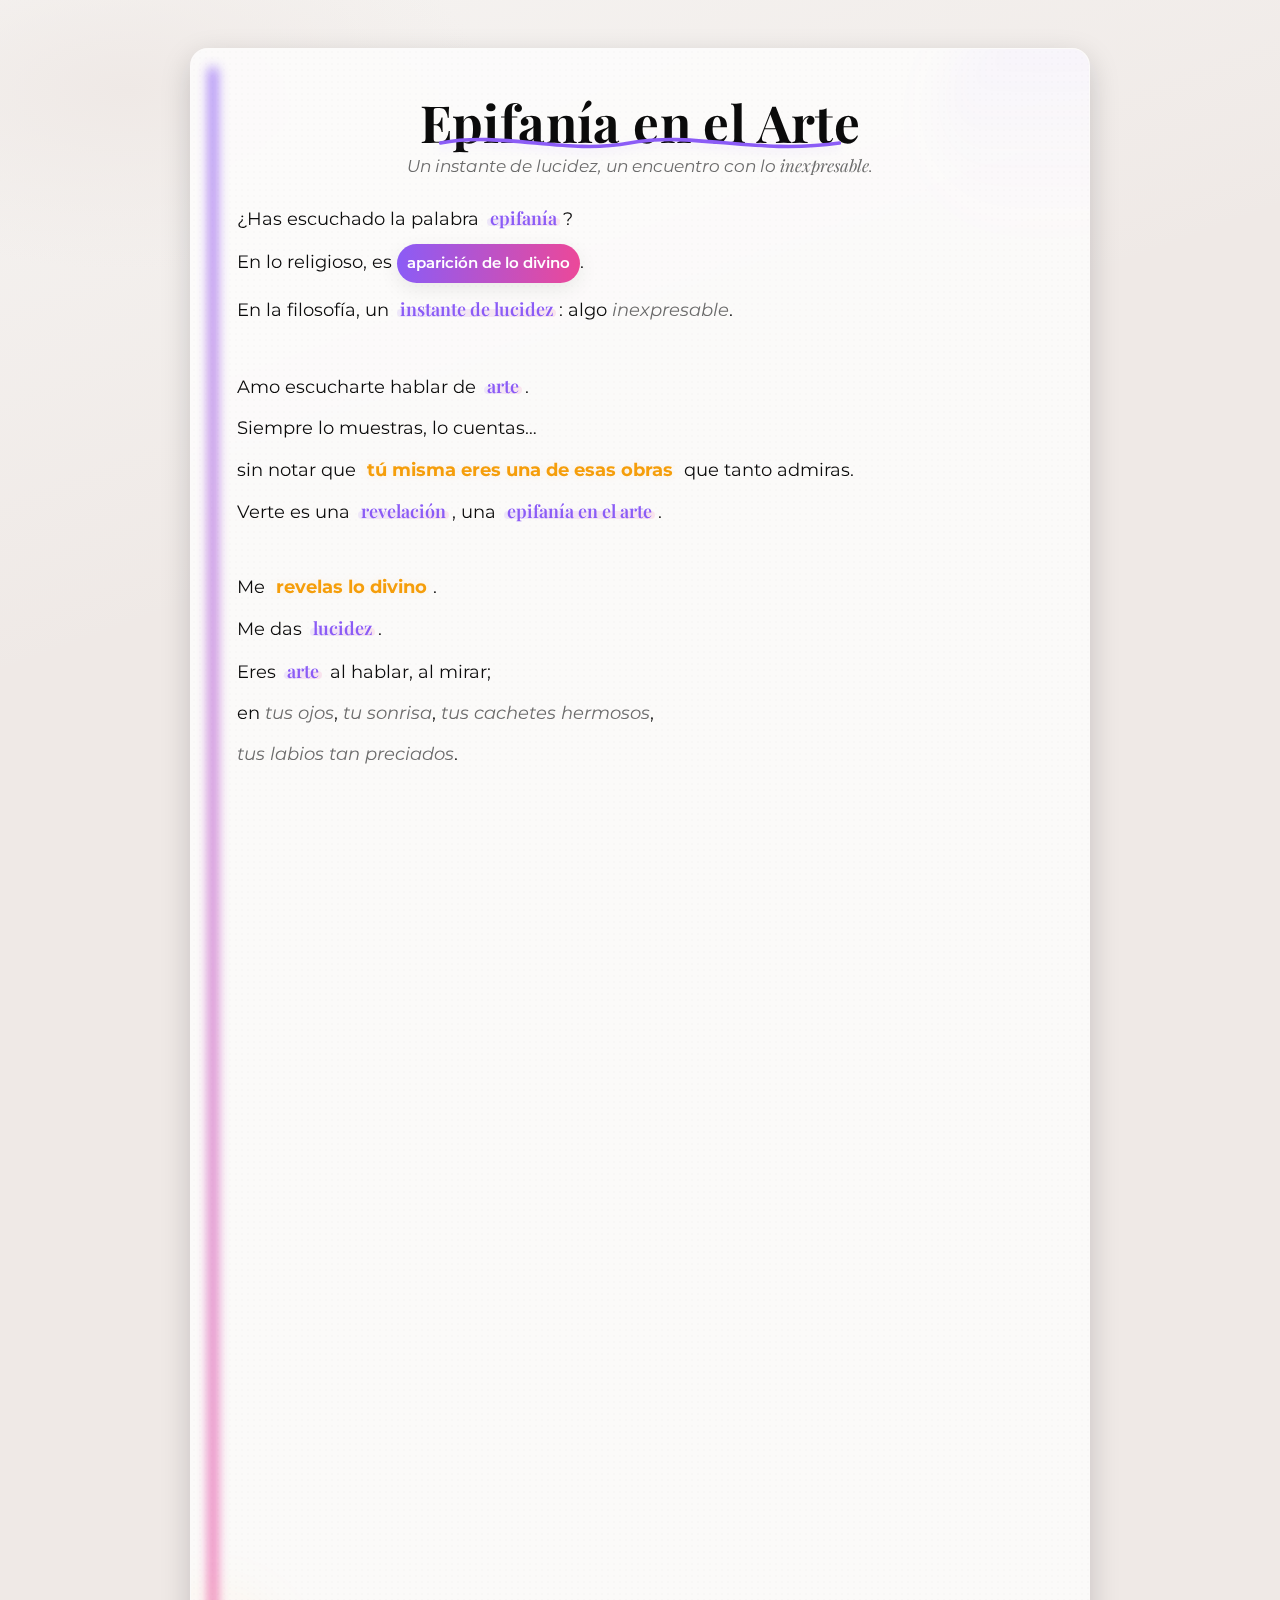
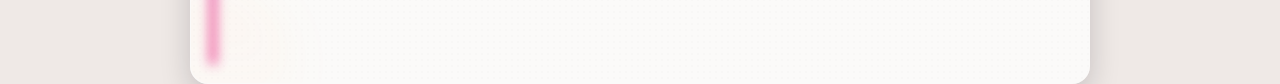
<file: poema10.html>
<!DOCTYPE html>
<html lang="es">
<head>
<meta charset="utf-8" />
<meta name="viewport" content="width=device-width,initial-scale=1" />
<title>Epifanía en el Arte — Poema</title>
<link rel="preconnect" href="https://fonts.googleapis.com">
<link rel="preconnect" href="https://fonts.gstatic.com" crossorigin>
<link href="https://fonts.googleapis.com/css2?family=Playfair+Display:ital,wght@0,400;0,700;1,600&family=Cinzel:wght@400;700&family=Montserrat:wght@300;600&display=swap" rel="stylesheet">

<style>
/* -------------------- Reset ligero -------------------- */
*{box-sizing:border-box}html,body{height:100%}body{margin:0;font-family:Montserrat,system-ui,Segoe UI,Roboto,Helvetica,Arial,sans-serif;color:#111}

/* ---------- Tema claro/oscuro (usa prefers-color-scheme) ---------- */
:root{
  --bg-1: #f6f4f2;
  --bg-2: #efe9e6;
  --bg-fallback: #efe9e6; /* sólido de respaldo */
  --card: rgba(255,255,255,0.75);
  --card-fallback: #ffffff; /* respaldo para navegadores que no soportan variables/transparencia */
  --text: #0b0b0b;
  --muted: #6b6b6b;
  --accent1: #8b5cf6; /* violeta */
  --accent2: #ec4899; /* rosa */
  --gold: #f59e0b;
  --glass-blur: 12px;
}
@media (prefers-color-scheme: dark){
  :root{
    --bg-1:#071022;
    --bg-2:#0f1724;
    --bg-fallback:#071022;
    --card: rgba(12,18,28,0.6);
    --card-fallback: #0c1218;
    --text: #f4f6f8;
    --muted:#9aa4b2;
    --accent1:#b794f4;
    --accent2:#f472b6;
    --gold:#f6c568;
    --glass-blur:10px;
  }
}

/* ---------- Fondo artístico (degradado + textura) ---------- */
body{
  /* respaldo sólido primero para navegadores que no muestran gradientes/transparencias correctamente */
  background-color: var(--bg-fallback);
  /* capas de degradado (se mantienen como antes) */
  background-image: radial-gradient(1200px 600px at 10% 10%, var(--bg-2) 0%, transparent 30%),
                    radial-gradient(1000px 500px at 90% 90%, rgba(255,255,255,0.02) 0%, transparent 20%),
                    linear-gradient(160deg,var(--bg-1),transparent 50%);
  background-repeat: no-repeat;
  background-attachment: fixed;
  -webkit-font-smoothing:antialiased;
  -moz-osx-font-smoothing:grayscale;
  display:flex;align-items:flex-start;justify-content:center;padding:48px 20px;
}

/* paper/card */
.sheet{
  width:min(900px,96vw);
  /* respaldo en caso de que CSS variables no se interpreten */
  background-color: rgba(255,255,255,0.95);
  /* valor principal (transparente) */
  background: var(--card);
  border-radius:18px;
  padding:42px 40px;
  /* soporte para navegadores WebKit */
  -webkit-backdrop-filter: blur(var(--glass-blur)) saturate(1.05);
  backdrop-filter: blur(var(--glass-blur)) saturate(1.05);
  box-shadow: 0 10px 30px rgba(2,6,23,0.18), inset 0 1px 0 rgba(255,255,255,0.03);
  position:relative;overflow:hidden;
  border:1px solid rgba(255,255,255,0.04);
}

/* subtle paper grain using pseudo element */
.sheet::before{
  content:'';position:absolute;inset:0;pointer-events:none;background-image:radial-gradient(rgba(0,0,0,0.015) 1px, transparent 1px);background-size:6px 6px;opacity:0.6;
}

.header{
  display:flex;flex-direction:column;align-items:center;margin-bottom:18px;gap:6px;
}
.title{
  font-family:'Playfair Display',serif;font-size:3.2rem;line-height:1;color:var(--text);font-weight:700;letter-spacing:0.4px;position:relative;display:inline-block;padding:6px 12px 0 12px;text-align:center;
}
.subtitle{font-style:italic;color:var(--muted);font-size:1.05rem}

/* SVG brush underline */
.brush-wrap{position:absolute;left:50%;transform:translateX(-50%);top:76px;width:420px;pointer-events:none}
svg.brush{width:100%;height:36px;overflow:visible}
path.stroke{fill:none;stroke:var(--accent1);stroke-width:6;stroke-linecap:round;stroke-linejoin:round;stroke-dasharray:1000;stroke-dashoffset:1000;filter:drop-shadow(0 6px 8px rgba(139,92,246,0.12));}
@media (prefers-color-scheme: dark){path.stroke{stroke:var(--accent2)}}

/* ---------- Layout poema ---------- */
.content{display:grid;grid-template-columns:1fr;gap:18px;align-items:start}
.stanza{font-size:1.12rem;color:var(--text);line-height:1.75;opacity:0;transform:translateY(22px) scale(0.995);transition:opacity .7s cubic-bezier(.2,.9,.3,1),transform .7s cubic-bezier(.2,.9,.3,1);will-change:opacity,transform;padding:8px 6px;border-radius:8px}
.stanza.visible{opacity:1;transform:translateY(0) scale(1)}

.stanza p{margin:0 0 10px 0}

/* Highlight styles */
.highlight{font-family:'Playfair Display',serif;font-weight:600;color:var(--accent1);position:relative;padding:0 6px;border-radius:6px;transition:transform .25s ease,box-shadow .25s ease}
.highlight::after{content:'';position:absolute;left:3px;right:3px;bottom:3px;height:8px;border-radius:4px;background:linear-gradient(90deg,var(--accent1),var(--accent2));opacity:0.12;z-index:-1}
.highlight:hover{transform:translateY(-4px);box-shadow:0 8px 30px rgba(139,92,246,0.12)}

.glow{color:var(--gold);font-weight:700;text-shadow:0 0 8px rgba(246,158,11,0.12);padding:0 6px}
.soft{font-style:italic;color:var(--muted)}

/* ribbon badge for some phrases */
.ribbon{display:inline-block;padding:6px 10px;border-radius:999px;background:linear-gradient(90deg,var(--accent1),var(--accent2));color:white;font-weight:600;font-size:.95rem;box-shadow:0 6px 20px rgba(0,0,0,0.08);transform:translateY(0);transition:transform .2s ease}
.ribbon:hover{transform:translateY(-6px)}

/* small decorative column on the left (like a paint stroke) */
.art-bar{position:absolute;left:18px;top:18px;bottom:18px;width:8px;border-radius:8px;background:linear-gradient(var(--accent1),var(--accent2));filter:blur(6px);opacity:0.9}

/* footer small note */
.note{margin-top:12px;color:var(--muted);font-size:.92rem;text-align:center}

/* decorative floating orbs */
.orb{position:absolute;border-radius:999px;mix-blend-mode:screen;opacity:.18;filter:blur(20px);pointer-events:none}
.orb.one{width:220px;height:220px;right:-60px;top:-40px;background:linear-gradient(180deg,var(--accent1),transparent)}
.orb.two{width:160px;height:160px;left:-60px;bottom:-60px;background:linear-gradient(180deg,var(--gold),transparent)}

/* ---------- small responsive tweaks ---------- */
@media (max-width:700px){.title{font-size:2.2rem}.brush-wrap{top:64px;width:300px}}

/* ---------- prefers-reduced-motion ---------- */
@media (prefers-reduced-motion: reduce){
  .stanza{transition:none}
  .brush-wrap svg path.stroke{animation:none;stroke-dashoffset:0}
}
</style>
</head>
<body>
  <div class="sheet" role="article" aria-label="Poema Epifanía en el Arte">
    <div class="art-bar" aria-hidden="true"></div>

    <div class="header">
      <div class="title">Epifanía en el Arte</div>
      <div class="subtitle">Un instante de lucidez, un encuentro con lo <span style="font-family:'Playfair Display',serif;">inexpresable</span>.</div>
    </div>

    <!-- animated brush underline -->
    <div class="brush-wrap" aria-hidden="true">
      <svg class="brush" viewBox="0 0 800 60" preserveAspectRatio="none">
        <path class="stroke" d="M20,30 C140,10 260,50 380,30 C500,10 620,50 780,30" />
      </svg>
    </div>

    <div class="orb one" aria-hidden="true"></div>
    <div class="orb two" aria-hidden="true"></div>

    <div class="content" id="poem">

      <section class="stanza" data-index="0">
        <p>¿Has escuchado la palabra <span class="highlight">epifanía</span>?</p>
        <p>En lo religioso, es <span class="ribbon">aparición de lo divino</span>.</p>
        <p>En la filosofía, un <span class="highlight">instante de lucidez</span>: algo <span class="soft">inexpresable</span>.</p>
      </section>

      <section class="stanza" data-index="1">
        <p>Amo escucharte hablar de <span class="highlight">arte</span>.</p>
        <p>Siempre lo muestras, lo cuentas…</p>
        <p>sin notar que <span class="glow">tú misma eres una de esas obras</span> que tanto admiras.</p>
        <p>Verte es una <span class="highlight">revelación</span>, una <span class="highlight">epifanía en el arte</span>.</p>
      </section>

      <section class="stanza" data-index="2">
        <p>Me <span class="glow">revelas lo divino</span>.</p>
        <p>Me das <span class="highlight">lucidez</span>.</p>
        <p>Eres <span class="highlight">arte</span> al hablar, al mirar;</p>
        <p>en <span class="soft">tus ojos</span>, <span class="soft">tu sonrisa</span>, <span class="soft">tus cachetes hermosos</span>,</p>
        <p><span class="soft">tus labios tan preciados</span>.</p>
      </section>

      <section class="stanza" data-index="3">
        <p>Eres <span class="highlight">instante que ilumina</span>,</p>
        <p><span class="glow">aparición sagrada</span> que me deja <span class="highlight">atónito</span>.</p>
      </section>

      <section class="stanza" data-index="4">
        <p><span class="highlight">Obra digna de contemplación</span>:</p>
        <p>pinceladas <span class="soft">suaves y violentas</span>;</p>
        <p><span class="soft">pasión y calma</span>;</p>
        <p><span class="soft">tormenta y calor</span>, pero también <span class="soft">frialdad</span>.</p>
        <p>Como <span class="highlight">lluvia en verano</span>.</p>
        <p>Como <span class="highlight">paz en la tormenta</span>.</p>
        <p>Como el <span class="highlight">rayo</span> que parte el cielo y muestra su esplendor.</p>
        <p>Como el <span class="highlight">alba</span> cada día.</p>
      </section>

      <section class="stanza" data-index="5">
        <p>Eres el <span class="highlight">arte</span> que amas.</p>
        <p>Eres tú: <span class="highlight">mi epifanía en el arte</span>.</p>
        <p>Porque a través del <span class="highlight">arte</span>, el ser humano <span class="glow">trasciende su finitud</span></p>
        <p>y <span class="highlight">dialoga con la eternidad</span>.</p>
      </section>

      <section class="stanza" data-index="6">
        <p>Tú eres ese <span class="highlight">arte</span> que me hace <span class="highlight">trascender</span>,</p>
        <p>el <span class="highlight">arte</span> que me eleva,</p>
        <p>el <span class="highlight">arte</span> que me permite <span class="highlight">hablar con la eternidad</span>.</p>
      </section>

    </div>
  </div>

<script>
// animate brush path on load
(function(){
  const path = document.querySelector('.stroke');
  if(path){
    const len = path.getTotalLength();
    path.style.strokeDasharray = len;
    path.style.strokeDashoffset = len;
    // animate
    requestAnimationFrame(()=>{
      path.style.transition = 'stroke-dashoffset 900ms ease-out, opacity 400ms ease';
      path.style.strokeDashoffset = '0';
    });
  }
})();

// IntersectionObserver for stanzas with stagger
(function(){
  const stanzas = document.querySelectorAll('.stanza');
  const opts = {root:null,rootMargin:'-10% 0px -10% 0px',threshold:0.06};
  const io = new IntersectionObserver((entries)=>{
    entries.forEach(entry=>{
      if(entry.isIntersecting){
        const el = entry.target;
        const i = Number(el.dataset.index||0);
        // staggered reveal using inline timeout to create cascading feel
        setTimeout(()=>el.classList.add('visible'), i*120);
        // unobserve to keep it
        io.unobserve(el);
      }
    });
  },opts);
  stanzas.forEach(s=>io.observe(s));
})();

// tiny floating orbs subtle motion
(function(){
  const one = document.querySelector('.orb.one');
  const two = document.querySelector('.orb.two');
  let t = 0;
  function anim(){
    t += 0.008;
    if(one) one.style.transform = `translateY(${Math.sin(t)*8}px) translateX(${Math.cos(t/1.2)*6}px)`;
    if(two) two.style.transform = `translateY(${Math.cos(t*1.1)*6}px) translateX(${Math.sin(t/1.3)*5}px)`;
    requestAnimationFrame(anim);
  }
  if(!window.matchMedia('(prefers-reduced-motion: reduce)').matches) requestAnimationFrame(anim);
})();

// accessible: respect reduced motion
if(window.matchMedia('(prefers-reduced-motion: reduce)').matches){
  document.querySelectorAll('.stanza').forEach(s=>s.classList.add('visible'));
}
</script>
</body>
</html>
</file>
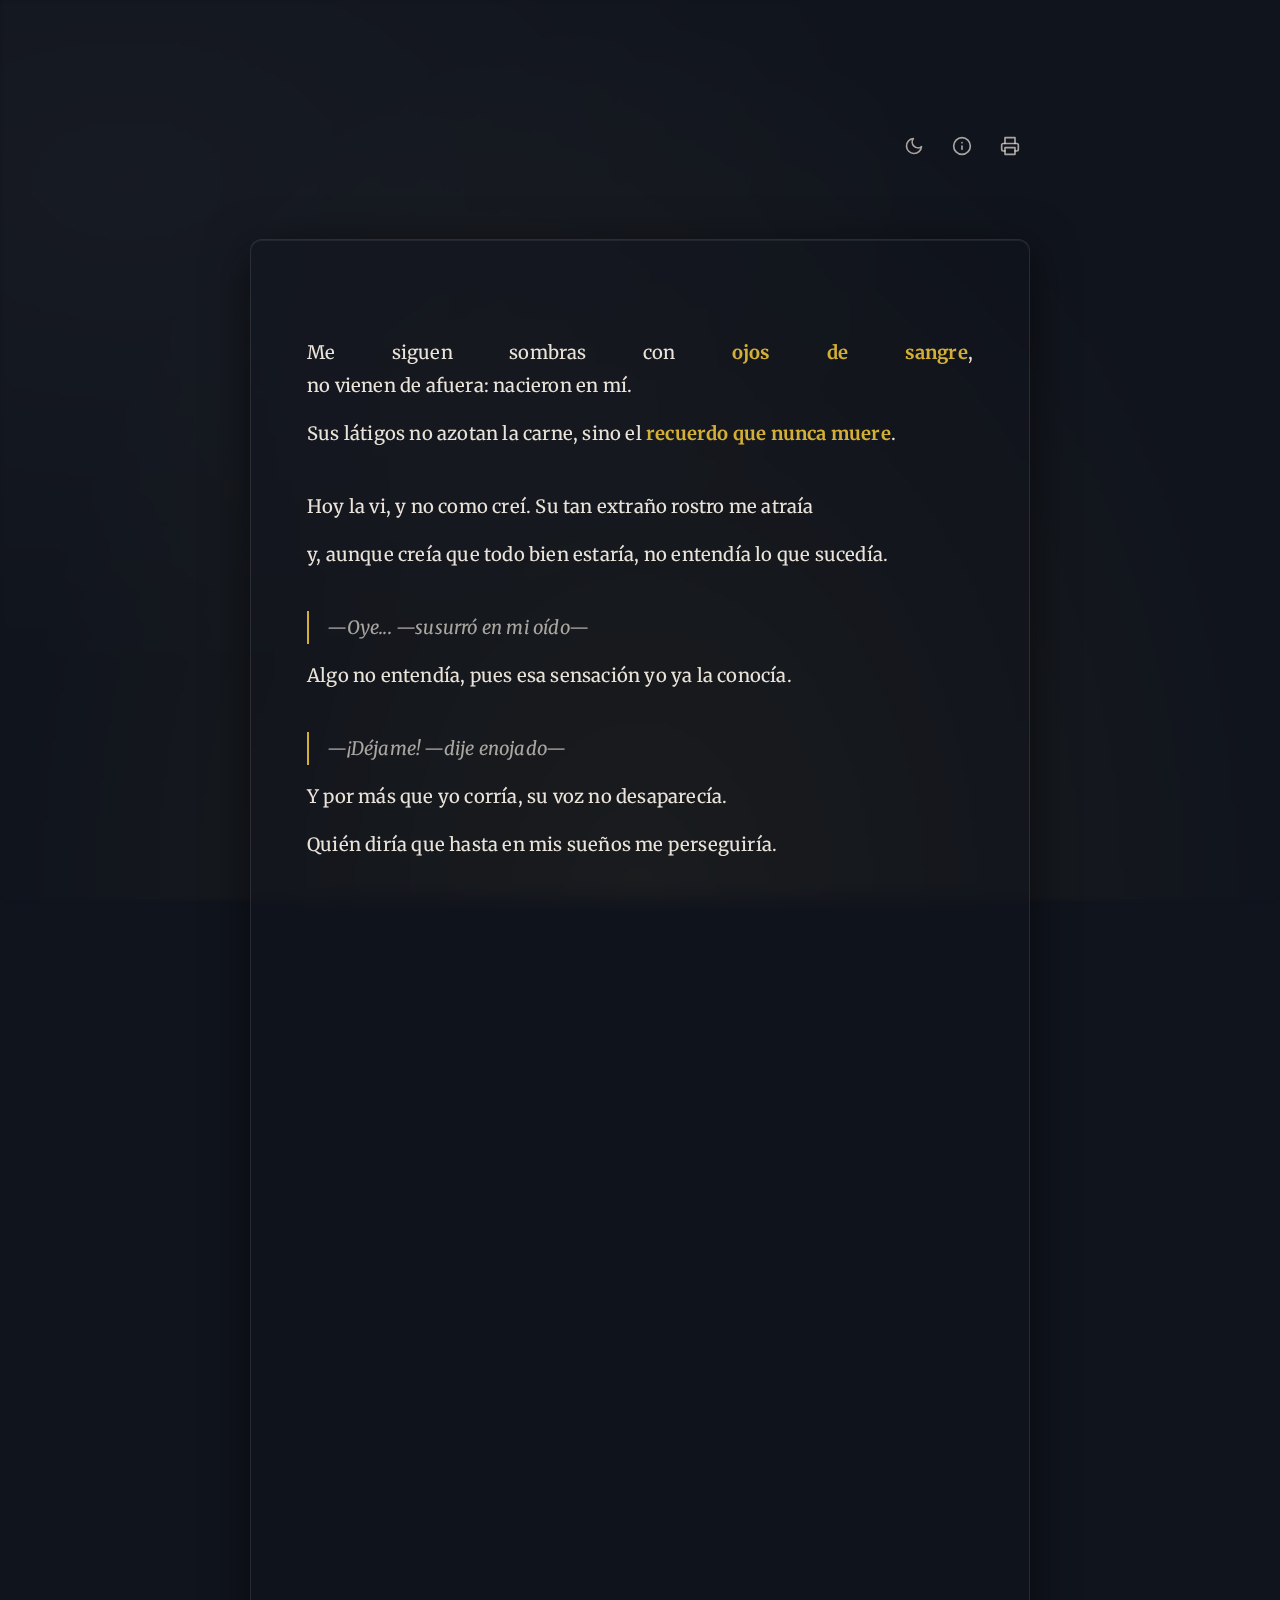
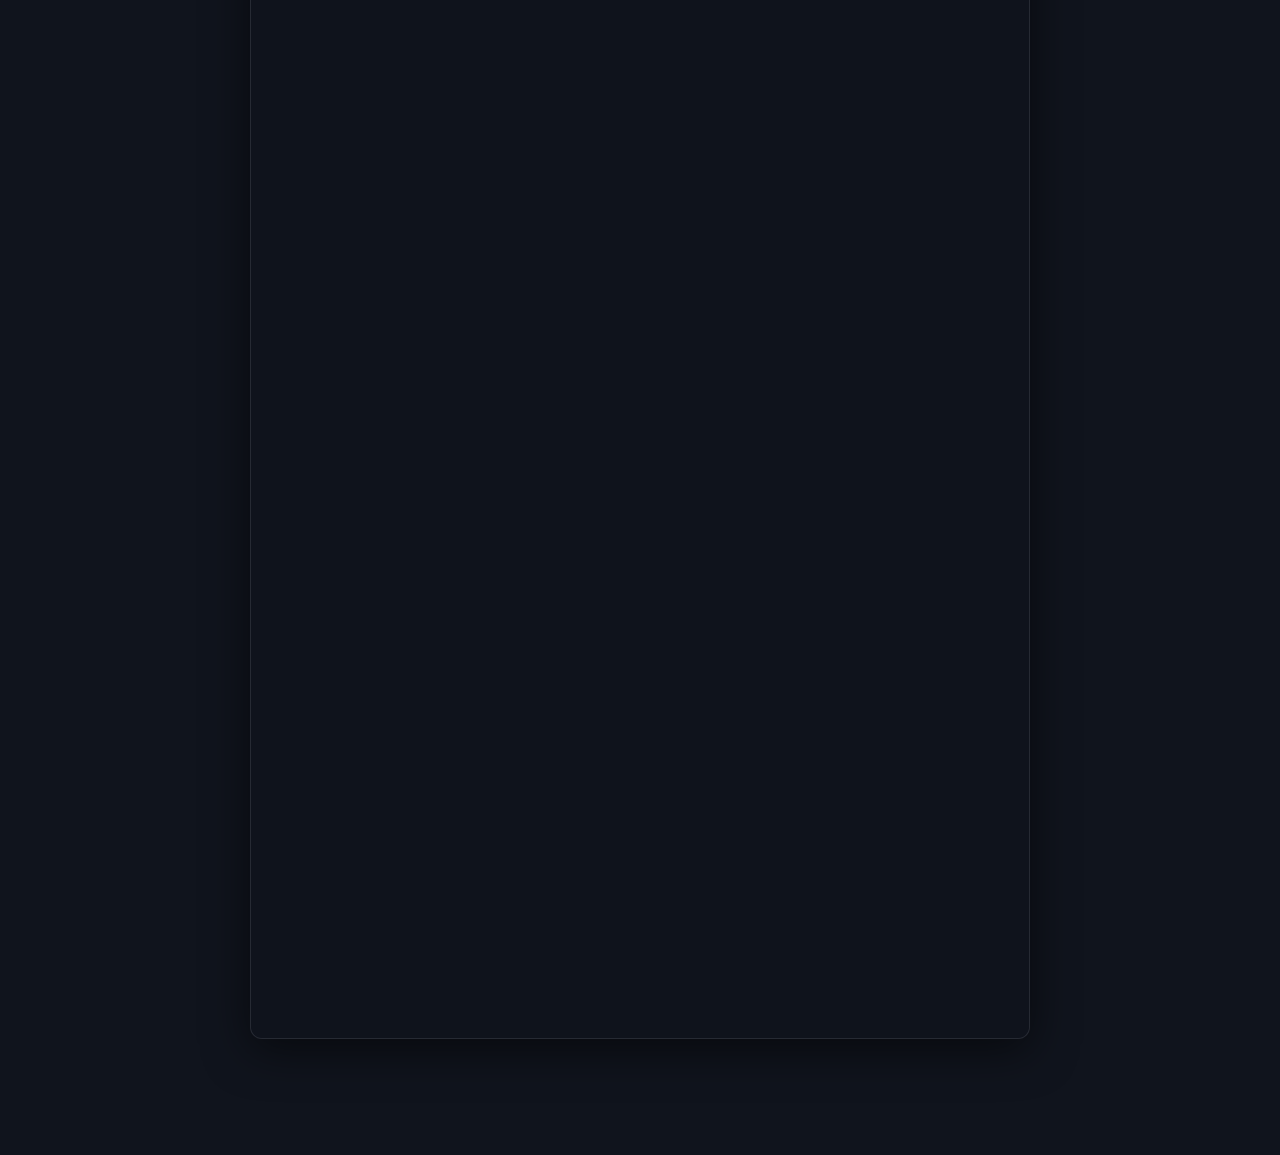
<file: poema11.html>
<!doctype html>
<html lang="es">
<head>
  <meta charset="utf-8" />
  <meta name="viewport" content="width=device-width,initial-scale=1" />
  <title>CULPA — Poema Griego</title>
  <link href="https://fonts.googleapis.com/css2?family=Playfair+Display:wght@400;700;900&family=Merriweather:wght@300;400;700&family=Cormorant+Garamond:wght@300;400;600&display=swap" rel="stylesheet">
  <style>
    :root{
      --bg: #10141D;
      --accent: #D4AF37;
      --panel: rgba(12, 16, 26, 0.25); /* Más transparente */
      --text: #EAE3D9;
      --muted: rgba(234, 227, 217, 0.7);
      --border-color: rgba(212, 175, 55, 0.15);
      --max-width: 780px;
      --transition: 300ms cubic-bezier(.2,.9,.3,1);
      --glass-blur: 10px;
      --focus-ring: rgba(212, 175, 55, 0.4);
    }
    body.light-theme{
      --bg: #F8F3E9;
      --accent: #3E6E9B;
      --panel: rgba(255, 255, 255, 0.35); /* Más transparente */
      --text: #2C353C;
      --muted: rgba(44, 53, 60, 0.75);
      --border-color: rgba(62, 110, 155, 0.12);
      --focus-ring: rgba(62, 110, 155, 0.4);
    }
    *{box-sizing:border-box}
    html,body{height:auto}
    body{
      margin:0;
      font-family: "Merriweather", serif;
      background-color:var(--bg);
      color:var(--text);
      -webkit-font-smoothing:antialiased;
      -moz-osx-font-smoothing:grayscale;
      line-height:1.7;
      min-height:100vh;
      transition: background-color var(--transition), color var(--transition);
    }
    .background-layers{
      position:fixed;
      inset:0;
      z-index:-3;
      background-color:var(--bg);
      background-image:
        radial-gradient(ellipse at 50% 100%, rgba(var(--accent-rgb), 0.08) 0%, transparent 70%),
        radial-gradient(ellipse at 10% 20%, rgba(var(--text-rgb), 0.03) 0%, transparent 50%);
      background-size: cover;
      overflow:hidden;
      animation: bgFadeIn 2s ease-out forwards, nebulaMove 60s ease-in-out infinite alternate;
      filter: blur(2px);
    }
    @keyframes bgFadeIn {
        from { opacity: 0.5; }
        to { opacity: 1; }
    }
    @keyframes nebulaMove {
        0% { transform: scale(1) translate(0,0); }
        50% { transform: scale(1.05) translate(5%,-5%); }
        100% { transform: scale(1) translate(0,0); }
    }
    body.light-theme .background-layers {
        background-image:
            radial-gradient(ellipse at 50% 100%, rgba(var(--accent-rgb), 0.1) 0%, transparent 70%),
            radial-gradient(ellipse at 10% 20%, rgba(var(--text-rgb), 0.05) 0%, transparent 50%);
    }
    #particle-canvas {
      position: fixed;
      inset: 0;
      z-index: -2;
      pointer-events: none;
    }
    .page{
      width:100%;
      padding:48px 20px;
      display:flex;
      flex-direction: column;
      align-items:center;
      justify-content:flex-start;
      min-height:100vh;
    }
    .container{
      width:100%;
      max-width:calc(var(--max-width) + 56px);
      margin:0 auto;
      position:relative;
      padding:28px;
      display:flex;
      flex-direction:column;
      gap:24px;
      align-items:center;
    }
    header.site-header{
      width:100%;
      display:flex;
      align-items:center;
      justify-content:center;
      gap:18px;
      position:relative;
      padding-top: 20px;
    }
    .title{
      font-family: "Playfair Display", serif;
      font-size:clamp(1.5rem, 3vw, 2.2rem);
      letter-spacing:4px;
      text-transform:uppercase;
      color:var(--accent);
      text-shadow: 0 1px 2px rgba(0,0,0,0.4);
      padding:6px 14px;
      display:inline-block;
      opacity:0;
      transform:translateY(10px);
      animation: titleIn 900ms ease forwards;
    }
    @keyframes titleIn{ to{opacity:1; transform:none} }
    .controls{
      position:absolute;
      right:0;
      top:50%;
      transform: translateY(-50%);
      display:flex;
      gap:8px;
      align-items:center;
    }
    .control-btn{
      background:transparent;
      border:1px solid transparent;
      color:var(--muted);
      padding:8px;
      border-radius:50%;
      cursor:pointer;
      transition: all var(--transition);
      display:inline-flex;
      align-items:center;
      justify-content: center;
      width: 40px;
      height: 40px;
    }
    .control-btn:focus-visible{
      outline:none;
      box-shadow:0 0 0 3px var(--focus-ring);
      color: var(--accent);
    }
    .control-btn:hover{
        transform:translateY(-2px);
        color: var(--text);
        background-color: rgba(255,255,255,0.08);
    }
    body.light-theme .control-btn:hover {
        background-color: rgba(0,0,0,0.05);
    }
    .poem-panel{
      width:100%;
      max-width:var(--max-width);
      background: var(--panel);
      backdrop-filter: blur(var(--glass-blur));
      -webkit-backdrop-filter: blur(var(--glass-blur));
      border-radius:12px;
      padding:clamp(30px, 6vw, 56px);
      box-shadow: 0 10px 45px rgba(0,0,0,0.55), inset 0 1px 0 rgba(255,255,255,0.07);
      border:1px solid rgba(255,255,255,0.1);
      position:relative;
      transition: transform var(--transition), box-shadow var(--transition);
      margin-bottom: 40px;
    }
    body.light-theme .poem-panel {
        box-shadow: 0 10px 35px rgba(0,0,0,0.15), inset 0 1px 0 rgba(255,255,255,0.25);
        border:1px solid rgba(0,0,0,0.08);
    }
    .poem-inner{
      max-width:calc(var(--max-width) - 80px);
      margin:0 auto;
      position:relative;
    }
    .poem-inner .byline{
      font-family:"Cormorant Garamond", serif;
      font-size:clamp(0.9rem, 1.5vw, 1.05rem);
      color:var(--muted);
      margin-bottom:10px;
      letter-spacing:0.8px;
      text-align: center;
      transition: color var(--transition);
    }
    .poem-inner .poem-title{
      font-family:"Playfair Display", serif;
      text-transform:uppercase;
      letter-spacing:4px;
      color:var(--accent);
      margin-bottom:20px;
      font-size:clamp(1.1rem, 2vw, 1.4rem);
      text-align: center;
      opacity:0;
      transform:translateY(10px);
      animation: poemTitleIn 900ms ease forwards 300ms;
      transition: color var(--transition);
    }
    @keyframes poemTitleIn { to{opacity:1; transform:none} }
    .stanza{
      margin:2.5em 0;
      opacity:0;
      transform:translateY(20px);
      transition:opacity 700ms ease-out, transform 700ms ease-out;
      text-align: justify;
    }
    .stanza.revealed{ opacity:1; transform:none; }
    .stanza p{
      margin:0.8em 0;
      font-size:clamp(1rem, 1.8vw, 1.15rem);
      line-height:1.8;
      color:var(--text);
      text-wrap:balance;
      hyphens:auto;
      letter-spacing: 0.2px;
      transition: color var(--transition);
    }
    .stanza p.dialog{
      color:var(--muted);
      font-style: italic;
      padding-left: 1em;
      border-left: 2px solid var(--accent);
    }
    .stanza .highlight {
        color: var(--accent);
        font-weight: 700;
        transition: color var(--transition);
    }
    dialog#infoDialog {
        background: var(--panel);
        color: var(--text);
        border: 1px solid var(--border-color);
        border-radius: 12px;
        padding: 30px;
        width: 90%;
        max-width: 550px;
        box-shadow: 0 10px 50px rgba(0,0,0,0.4);
        backdrop-filter: blur(var(--glass-blur));
        -webkit-backdrop-filter: blur(var(--glass-blur));
        transition: background var(--transition), color var(--transition), border-color var(--transition);
    }
    dialog#infoDialog::backdrop {
        background-color: rgba(0,0,0,0.6);
        backdrop-filter: blur(6px);
    }
    dialog#infoDialog h4 {
        font-family:"Playfair Display", serif;
        color: var(--accent);
        margin: 0 0 15px 0;
        text-transform: uppercase;
        letter-spacing: 2px;
        font-size: clamp(1.2rem, 2vw, 1.4rem);
        text-align: center;
        transition: color var(--transition);
    }
    dialog#infoDialog p {
        font-family: "Cormorant Garamond", serif;
        font-size: clamp(1rem, 1.5vw, 1.1rem);
        margin: 0 0 25px 0;
        line-height: 1.6;
        transition: color var(--transition);
    }
    .dialog-close-btn {
        background: var(--accent);
        color: var(--bg);
        border: none;
        padding: 10px 20px;
        border-radius: 8px;
        cursor: pointer;
        font-family: "Playfair Display", serif;
        font-size: 1.1rem;
        letter-spacing: 1px;
        display: block;
        margin: 0 auto;
        transition: background-color var(--transition), color var(--transition), transform 200ms ease;
    }
    .dialog-close-btn:hover {
        transform: translateY(-2px);
        box-shadow: 0 4px 8px rgba(0,0,0,0.3);
    }
    @media print{
      body, .stanza p, .poem-inner .byline, .poem-inner .poem-title { background:white !important; color:black !important; }
      .background-layers, #particle-canvas, header, dialog { display:none !important; }
      .poem-panel{box-shadow:none !important; background:transparent !important; border:none !important; padding:0 !important; }
      .poem-inner{max-width:100% !important; margin:0 !important; padding:0 !important;}
      .stanza p{font-size:12pt; line-height:1.6;}
      .stanza .highlight { color: inherit !important; font-weight: normal !important; }
    }
    @media (max-width:700px){
      .controls { position: static; transform: none; margin-top: 20px; }
      .poem-panel{padding:28px}
      .container{padding:18px}
    }
    @media (prefers-reduced-motion: reduce){
      .stanza, .title, .poem-title { animation: none !important; transition: none !important; opacity: 1; transform:none !important; }
      #particle-canvas { display: none; }
    }
  </style>
</head>
<body class="night-theme">
  <div class="background-layers" aria-hidden="true"></div>
  <canvas id="particle-canvas" aria-hidden="true"></canvas>
  <div class="page" role="main">
    <div class="container" id="container">

      <header class="site-header" role="banner">
        <h1 class="title" id="pageTitle">CULPA</h1>
        <div class="controls" role="toolbar" aria-label="Controles">
          <button class="control-btn" id="themeToggle" aria-label="Alternar modo claro y oscuro">
            <svg width="20" height="20" viewBox="0 0 24 24" fill="none" stroke="currentColor" stroke-width="2" stroke-linecap="round" stroke-linejoin="round"><path d="M21 12.79A9 9 0 1 1 11.21 3 7 7 0 0 0 21 12.79z"/></svg>
          </button>
          <button class="control-btn" id="infoToggle" aria-label="Mostrar información del poema">
            <svg width="20" height="20" viewBox="0 0 24 24" fill="none" stroke="currentColor" stroke-width="2" stroke-linecap="round" stroke-linejoin="round"><circle cx="12" cy="12" r="10"/><line x1="12" y1="16" x2="12" y2="12"/><line x1="12" y1="8" x2="12.01" y2="8"/></svg>
          </button>
          <button class="control-btn" id="printBtn" aria-label="Imprimir poema">
            <svg width="20" height="20" viewBox="0 0 24 24" fill="none" stroke="currentColor" stroke-width="2" stroke-linecap="round" stroke-linejoin="round"><polyline points="6 9 6 2 18 2 18 9"/><path d="M6 18H4a2 2 0 0 1-2-2v-5a2 2 0 0 1 2-2h16a2 2 0 0 1 2 2v5a2 2 0 0 1-2 2h-2"/><rect x="6" y="14" width="12" height="8"/></svg>
          </button>
        </div>
      </header>

      <article class="poem-panel" role="article" aria-labelledby="pageTitle">
        <div class="poem-inner">
          <section class="poem" id="poem" aria-label="Poema 'CULPA'">
            <div class="stanza" data-index="0">
              <p>Me siguen sombras con <span class="highlight">ojos de sangre</span>, no vienen de afuera: nacieron en mí.</p>
              <p>Sus látigos no azotan la carne, sino el <span class="highlight">recuerdo que nunca muere</span>.</p>
            </div>
            <div class="stanza" data-index="1">
              <p>Hoy la vi, y no como creí. Su tan extraño rostro me atraía</p>
              <p>y, aunque creía que todo bien estaría, no entendía lo que sucedía.</p>
            </div>
            <div class="stanza" data-index="2">
              <p class="dialog">—Oye... —susurró en mi oído—</p>
              <p>Algo no entendía, pues esa sensación yo ya la conocía.</p>
            </div>
            <div class="stanza" data-index="3">
              <p class="dialog">—¡Déjame! —dije enojado—</p>
              <p>Y por más que yo corría, su voz no desaparecía.</p>
              <p>Quién diría que hasta en mis sueños me perseguiría.</p>
            </div>
            <div class="stanza" data-index="4">
              <p>Una sombra se aferraba a mi espalda.</p>
              <p class="dialog">—¿Por qué me soltaste? —sentí en su respiro—</p>
              <p>Y fue extraño reconocer <span class="highlight">esa voz</span>. Esa voz imposible, hecha de <span class="highlight">ecos y olvido</span>.</p>
            </div>
            <div class="stanza" data-index="5">
              <p>Me habitó el <span class="highlight">miedo</span>, el pavor de un imperio que se derrumba por dentro.</p>
              <p>Y no era mi cuerpo el que temblaba, sino mi <span class="highlight">alma en ruinas</span>.</p>
            </div>
            <div class="stanza" data-index="6">
              <p>En el oleaje de mi mente, las ideas rompían como olas incesantes.</p>
              <p>Y su estruendo no cesaba de acusarme: “Pudiste haber <span class="highlight">hecho más</span>”.</p>
            </div>
            <div class="stanza" data-index="7">
              <p>Y el mundo se encoge hasta ser este teatro donde soy actor sin público. O casi...</p>
              <p>Pues en la butaca oscura solo estamos yo y aquello que me habita:</p>
              <p>esa <span class="highlight">sombra con dientes de rata</span> que se alimenta de mi acto,</p>
              <p>que me consume en esta última escena.</p>
            </div>
            <div class="stanza" data-index="8">
              <p>Y en el silencio de la sala suena un <span class="highlight">disco rayado</span>. Siempre es la misma canción.</p>
              <p>Un himno a lo único que me queda, al único espectador.</p>
              <p>Su melodía es el compás de los dientes de la rata, la aguja que graba surcos en mi cerebro hasta que solo existe ese sonido, ese <span class="highlight">lamento que me recuerda que estoy, irremediablemente, solo</span>.</p>
            </div>
            <div class="stanza" data-index="9">
              <p class="dialog">—Oye... ¿me escuchas?</p>
            </div>
            <div class="stanza" data-index="10">
              <p class="dialog">—¿Quién eres? —pregunté, cual esclavo de quien me atormenta—</p>
            </div>
            <div class="stanza" data-index="11">
              <p class="dialog">—Soy Erinias. Mejor conocida como <span class="highlight">Culpa</span>.</p>
            </div>
            <div class="stanza" data-index="12">
              <p>Y en ese nombre, Erinias, lo comprendí todo.</p>
              <p>No había un monstruo persiguiéndome en la oscuridad.</p>
              <p>No era una criatura nacida del infierno, sino la <span class="highlight">furia engendrada en mis propios actos</span>.</p>
              <p>Y entendí que no se puede huir de quien bebe de la sangre de tus propias heridas.</p>
            </div>
            <div class="stanza" data-index="13">
              <p>El esclavo, al fin, conocía a su ama: <span class="highlight">La memoria</span>. y la culpa, traicionera,</p>
              <p>hiere a quienes nunca debió tocar, y a quienes realmente la merecen,</p>
              <p>parece que les da tregua. Es un <span class="highlight">látigo invisible que no entiende justicia</span>,</p>
              <p>solo <span class="highlight">recuerda y condena</span>.</p>
            </div>
          </section>
        </div>
      </article>

    </div>
  </div>

  <dialog id="infoDialog">
    <h4>Sobre el Poema</h4>
    <p>Las Erinias, en la mitología griega, son las personificaciones femeninas de la venganza. Perseguían a los culpables de ciertos crímenes hasta volverlos locos. Este poema explora cómo la culpa actúa como una Erinia moderna, una sombra nacida de nuestros propios actos.</p>
    <button id="closeInfoBtn" class="dialog-close-btn">Entendido</button>
  </dialog>

  <script>
    (function(){
      const body = document.body;
      const themeToggle = document.getElementById('themeToggle');
      const infoToggle = document.getElementById('infoToggle');
      const printBtn = document.getElementById('printBtn');
      const infoDialog = document.getElementById('infoDialog');
      const closeInfoBtn = document.getElementById('closeInfoBtn');
      let particles = [];
      let nebulas = []; // Array para las nebulosas
      let animationFrameId;

      function hexToRgb(hex) {
          if (!hex || typeof hex !== 'string' || hex.length !== 7) return '0,0,0';
          return `${parseInt(hex.slice(1,3),16)},${parseInt(hex.slice(3,5),16)},${parseInt(hex.slice(5,7),16)}`;
      }

      function updateCssVars() {
          const styles = getComputedStyle(document.documentElement);
          const accentHex = styles.getPropertyValue('--accent').trim();
          const textHex = styles.getPropertyValue('--text').trim();
          document.documentElement.style.setProperty('--accent-rgb', hexToRgb(accentHex));
          document.documentElement.style.setProperty('--text-rgb', hexToRgb(textHex));
      }

      const savedTheme = localStorage.getItem('poem_theme');
      if (savedTheme === 'light') { body.classList.add('light-theme'); }
      updateCssVars();

      themeToggle.addEventListener('click', () => {
        body.classList.toggle('light-theme');
        localStorage.setItem('poem_theme', body.classList.contains('light-theme') ? 'light' : 'dark');
        updateCssVars();
        // Forzar actualización de colores en partículas y nebulosas
        particles.forEach(p => p.updateColor());
        nebulas.forEach(n => n.updateColor());
      });

      infoToggle.addEventListener('click', () => { infoDialog.showModal(); });
      closeInfoBtn.addEventListener('click', () => { infoDialog.close(); });
      infoDialog.addEventListener('click', (e) => { if (e.target === infoDialog) infoDialog.close(); });
      printBtn.addEventListener('click', () => window.print());

      const prefersReduced = window.matchMedia("(prefers-reduced-motion: reduce)").matches;
      if (!prefersReduced) {
        const stanzas = Array.from(document.querySelectorAll('.stanza'));
        if ('IntersectionObserver' in window) {
          const observer = new IntersectionObserver((entries) => {
            entries.forEach(entry => {
              if (entry.isIntersecting) {
                const el = entry.target;
                setTimeout(() => el.classList.add('revealed'), (parseInt(el.dataset.index || 0, 10) % 5) * 100);
                observer.unobserve(el);
              }
            });
          }, { threshold: 0.1 });
          stanzas.forEach(s => observer.observe(s));
        }

        const canvas = document.getElementById('particle-canvas');
        const ctx = canvas.getContext('2d');

        class Particle {
            constructor() { this.reset(); }
            reset() {
                this.layer = Math.floor(Math.random() * 3); // 0: back, 1: middle, 2: front
                this.x = Math.random() * canvas.width;
                this.y = Math.random() * canvas.height + canvas.height;
                this.vx = (Math.random() - 0.5) * (0.2 + this.layer * 0.2);
                this.vy = -(Math.random() * 1 + 0.5 + this.layer * 0.5);
                this.radius = 0.5 + this.layer * 0.5 + Math.random();
                this.alpha = Math.random() * 0.3 + 0.1 + this.layer * 0.1;
                this.twinkleSpeed = Math.random() * 0.03 + 0.005;
                this.isShootingStar = this.layer > 0 && Math.random() < 0.02; // Más estrellas fugaces (2%)
                if (this.isShootingStar) {
                    this.radius = Math.random() * 2 + 2; // Más grande
                    this.vy *= 4; // Más rápida
                    this.alpha = Math.random() * 0.5 + 0.5; // Más brillante
                }
                this.updateColor();
            }
            updateColor() { this.colorRgb = hexToRgb(getComputedStyle(document.documentElement).getPropertyValue('--accent').trim()); }
            draw() {
                const currentAlpha = this.alpha * (0.6 + Math.abs(Math.sin(Date.now() * this.twinkleSpeed)));
                ctx.beginPath();
                if (this.isShootingStar) {
                    const trailLength = 30 + this.layer * 10; // Cola más larga para estrellas fugaces
                    const gradient = ctx.createLinearGradient(this.x, this.y, this.x - this.vx * trailLength, this.y - this.vy * trailLength);
                    gradient.addColorStop(0, `rgba(${this.colorRgb}, ${currentAlpha})`);
                    gradient.addColorStop(0.8, `rgba(${this.colorRgb}, ${currentAlpha * 0.5})`); // Cola más brillante al inicio
                    gradient.addColorStop(1, `rgba(${this.colorRgb}, 0)`);
                    ctx.strokeStyle = gradient;
                    ctx.lineWidth = this.radius;
                    ctx.lineCap = 'round';
                    ctx.stroke();
                } else {
                    ctx.fillStyle = `rgba(${this.colorRgb}, ${currentAlpha})`;
                    ctx.arc(this.x, this.y, this.radius, 0, Math.PI * 2);
                    ctx.fill();
                }
            }
            update() {
                this.x += this.vx; this.y += this.vy;
                if(this.y < -this.radius*20 || this.x < -this.radius*20 || this.x > canvas.width + this.radius*20) { this.reset(); }
            }
        }

        class Nebula {
            constructor() { this.reset(); }
            reset() {
                this.x = Math.random() * canvas.width;
                this.y = Math.random() * canvas.height + canvas.height * 2; // Empiezan muy abajo
                this.size = Math.random() * 100 + 100; // Tamaño grande
                this.speed = Math.random() * 0.05 + 0.02; // Muy lenta
                this.alpha = Math.random() * 0.05 + 0.02; // Muy transparente
                this.oscillation = Math.random() * Math.PI * 2; // Para movimiento de vaivén
                this.oscillationSpeed = Math.random() * 0.005 + 0.001;
                this.rotation = Math.random() * Math.PI * 2; // Rotación
                this.rotationSpeed = Math.random() * 0.0005 + 0.0001;
                this.updateColor();
            }
            updateColor() { this.colorRgb = hexToRgb(getComputedStyle(document.documentElement).getPropertyValue('--accent').trim()); }
            draw() {
                ctx.save();
                ctx.translate(this.x, this.y);
                ctx.rotate(this.rotation);
                const currentAlpha = this.alpha * (0.8 + Math.sin(Date.now() * this.oscillationSpeed) * 0.2); // Pulsación de opacidad
                ctx.fillStyle = `rgba(${this.colorRgb}, ${currentAlpha})`;
                ctx.filter = 'blur(20px)'; // Efecto de blur en el canvas
                ctx.beginPath();
                ctx.ellipse(0, 0, this.size * 1.2, this.size * 0.8, 0, 0, Math.PI * 2); // Forma elíptica
                ctx.fill();
                ctx.filter = 'none'; // Resetear blur para otras cosas
                ctx.restore();
            }
            update() {
                this.y -= this.speed;
                this.x += Math.sin(this.oscillation) * 0.1;
                this.oscillation += this.oscillationSpeed;
                this.rotation += this.rotationSpeed;
                if(this.y < -this.size) { this.reset(); }
            }
        }

        function setupCanvas() {
            canvas.width = window.innerWidth;
            canvas.height = window.innerHeight;
            particles = [];
            nebulas = [];

            const particleCount = Math.floor((canvas.width * canvas.height) / 5000); // Más partículas
            for(let i = 0; i < particleCount; i++) { particles.push(new Particle()); }

            const nebulaCount = Math.floor((canvas.width * canvas.height) / 100000); // Algunas nebulosas
            for(let i = 0; i < nebulaCount; i++) { nebulas.push(new Nebula()); }
        }

        function animate() {
            ctx.clearRect(0, 0, canvas.width, canvas.height);
            // Dibujar nebulosas primero (capa más profunda)
            nebulas.forEach(n => { n.update(); n.draw(); });
            // Luego las partículas
            particles.forEach(p => { p.update(); p.draw(); });
            animationFrameId = requestAnimationFrame(animate);
        }

        function startAnimation() {
            if (animationFrameId) cancelAnimationFrame(animationFrameId);
            setupCanvas();
            animate();
        }
        startAnimation();
        window.addEventListener('resize', startAnimation);
      }
    })();
  </script>
</body>
</html>
</file>
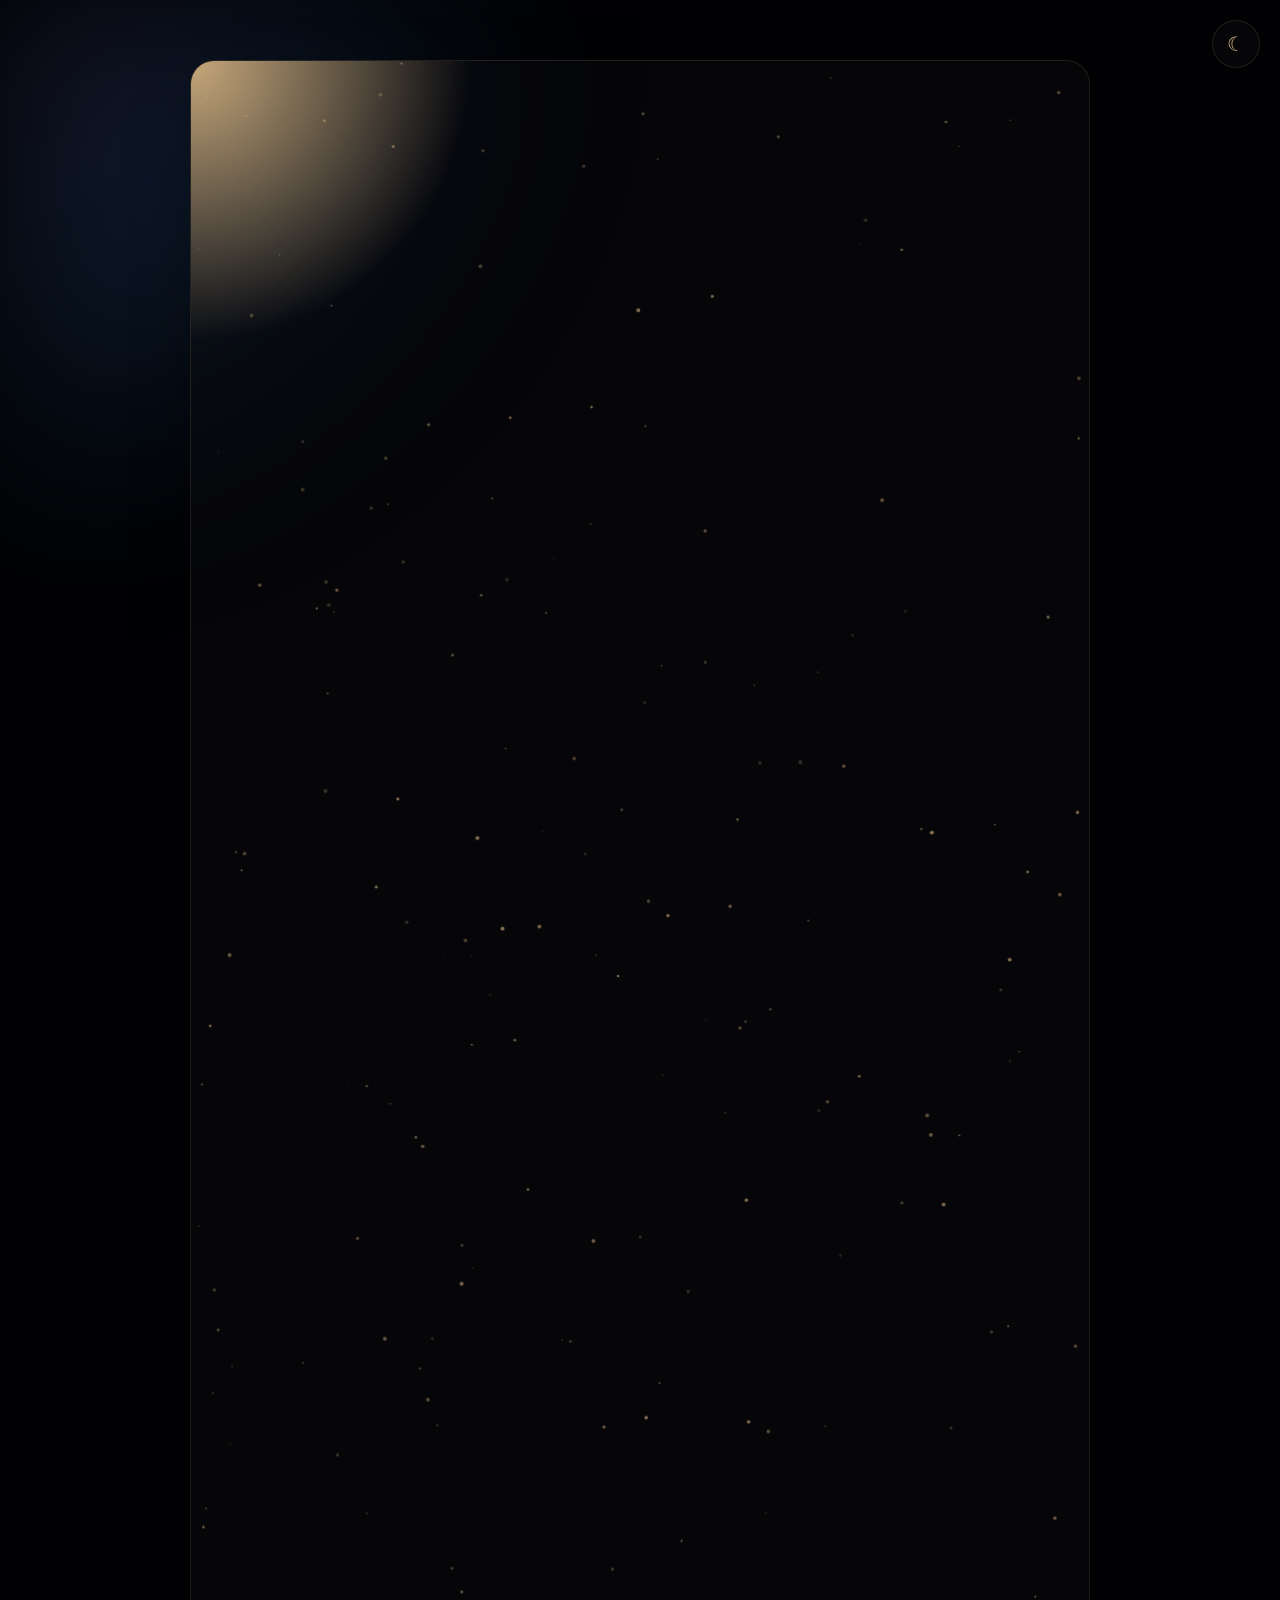
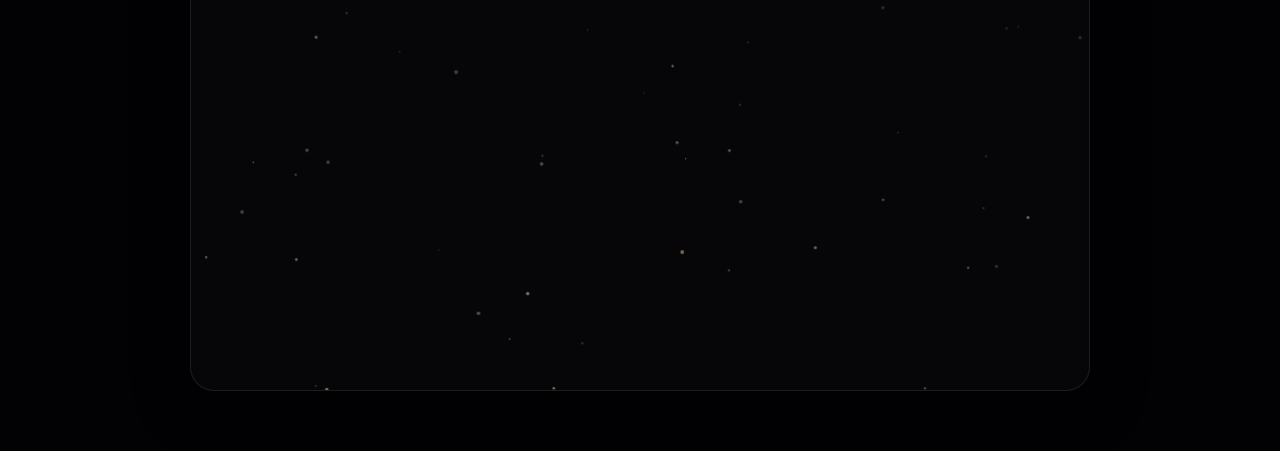
<file: poema12.html>
<!DOCTYPE html>
<html lang="es">
<head>
    <meta charset="utf-8" />
    <meta name="viewport" content="width=device-width,initial-scale=1" />
    <title>El Instante Infinito</title>
    <link href="https://fonts.googleapis.com/css2?family=Cormorant+Garamond:ital,wght@0,400;0,700;1,400&family=Cinzel:wght@700&display=swap" rel="stylesheet">
    <style>
        :root {
            --bg-color: #020204;
            --primary: #c8a97b;
            --text-color: #c3c3c3;
            --text-muted: #8a8a8a;
            --card-bg: rgba(10, 10, 15, 0.45);
            --card-border: rgba(150, 120, 80, 0.2);
            --glow-color: rgba(200, 169, 123, 0.3);
            --aurora-1: #3a2d5c;
            --aurora-2: #1a3a5f;
        }

        body.light {
            --bg-color: #f5f2ef;
            --primary: #7a5c3a;
            --text-color: #3d3d3d;
            --text-muted: #6b6b6b;
            --card-bg: rgba(255, 255, 255, 0.5);
            --card-border: rgba(122, 92, 58, 0.2);
            --glow-color: rgba(122, 92, 58, 0.25);
            --aurora-1: #d3c4e3;
            --aurora-2: #c4d3e3;
        }

        * {
            box-sizing: border-box;
            margin: 0;
            padding: 0;
        }

        html {
            scroll-behavior: smooth;
        }

        body {
            font-family: 'Cormorant Garamond', serif;
            color: var(--text-color);
            background-color: var(--bg-color);
            display: grid;
            place-items: center;
            min-height: 100vh;
            padding: 60px 20px;
            overflow-x: hidden;
            overflow-y: auto;
            position: relative;
            transition: background-color 0.6s ease;
        }

        body::before {
            content: '';
            position: fixed;
            top: 0; left: 0;
            width: 100%; height: 100%;
            background: radial-gradient(800px circle at top left, var(--aurora-1), var(--aurora-2), transparent 70%);
            opacity: 0.4;
            filter: blur(80px);
            z-index: -1;
            animation: aurora-pulse 15s ease-in-out infinite;
        }

        @keyframes aurora-pulse {
            0% { transform: scale(1); opacity: 0.4; }
            50% { transform: scale(1.05); opacity: 0.6; }
            100% { transform: scale(1); opacity: 0.4; }
        }

        .theme-toggle {
            position: fixed;
            top: 20px;
            right: 20px;
            z-index: 1000;
            width: 48px;
            height: 48px;
            border-radius: 50%;
            background: var(--card-bg);
            backdrop-filter: blur(10px);
            border: 1px solid var(--card-border);
            cursor: pointer;
            display: grid;
            place-items: center;
            font-size: 20px;
            color: var(--primary);
            transition: all 0.3s ease;
            box-shadow: 0 4px 20px rgba(0, 0, 0, 0.2);
        }
        .theme-toggle:hover {
            transform: scale(1.1) rotate(15deg);
            border-color: var(--primary);
        }

        .stage {
            width: min(900px, 95vw);
            padding: 50px;
            background: var(--card-bg);
            border: 1px solid var(--card-border);
            border-radius: 24px;
            backdrop-filter: blur(12px);
            box-shadow: 0 16px 60px rgba(0, 0, 0, 0.3);
            text-align: center;
            position: relative;
            transition: background 0.6s ease, border 0.6s ease;
            overflow: hidden;
        }
        
        .stage::before {
            content: '';
            position: absolute;
            top: 0;
            left: 0;
            width: 100%;
            height: 100%;
            background: radial-gradient(400px circle at 0% 0%, var(--primary), transparent 70%);
            z-index: -1;
            animation: lamp-glow 10s ease-in-out infinite;
            transform-origin: top left;
        }
        
        @keyframes lamp-glow {
            0% { opacity: 0.5; transform: scale(0.95); }
            50% { opacity: 0.8; transform: scale(1); }
            100% { opacity: 0.5; transform: scale(0.95); }
        }

        #particle-canvas {
            position: absolute;
            inset: 0;
            width: 100%;
            height: 100%;
            z-index: 0;
            pointer-events: none;
            border-radius: 24px;
        }

        .content-wrapper {
            position: relative;
            z-index: 1;
        }
        
        h1, .subtitle, .poem p {
            opacity: 1; 
        }
        
        .char {
            display: inline-block;
            opacity: 0;
            transform: translateY(25px) scale(0.8) rotateX(-45deg);
            animation: char-reveal 1s cubic-bezier(0.2, 1, 0.3, 1) forwards;
        }
        @keyframes char-reveal {
            to {
                opacity: 1;
                transform: translateY(0) scale(1) rotateX(0deg);
            }
        }

        h1 {
            font-family: 'Cinzel', serif;
            color: var(--primary);
            /* CAMBIO: Ajuste de tamaño fluido y espaciado para evitar malos cortes */
            font-size: clamp(1.8rem, 7vw, 3.2rem);
            letter-spacing: 0.12em;
            text-transform: uppercase;
            text-shadow: 0 4px 30px var(--glow-color);
            margin-bottom: 1rem;
            /* CAMBIO: Propiedad para balancear el texto y evitar huérfanos */
            text-wrap: balance;
        }

        .subtitle {
            color: var(--text-muted);
            font-size: clamp(0.9rem, 2.5vw, 1rem);
            margin-bottom: 2.5rem;
            letter-spacing: 0.05em;
            text-wrap: pretty;
        }

        .poem {
            /* CAMBIO: Tamaño de fuente fluido para mejor adaptabilidad */
            font-size: clamp(1rem, 3vw, 1.3rem);
            line-height: 1.8;
            color: var(--text-color);
            max-width: 600px;
            margin: 0 auto;
            text-align: center;
        }

        .poem p {
            margin-bottom: 1.5em;
        }

        .em {
            color: var(--primary);
            font-style: italic;
            font-weight: 700;
            text-shadow: 0 2px 15px var(--glow-color);
            transition: text-shadow 0.3s ease;
        }
        .em:hover {
            text-shadow: 0 2px 25px var(--glow-color);
        }

        /* CAMBIO: Ajustes específicos para móviles */
        @media (max-width: 768px) {
            body { padding: 40px 10px; }
            .stage { padding: 40px 20px; }
        }

    </style>
</head>
<body>

    <button class="theme-toggle" id="themeToggle" aria-label="Alternar tema" title="Modo claro/oscuro">
        <span id="toggleIcon">☾</span>
    </button>

    <div class="stage" id="stage">
        <canvas id="particle-canvas" aria-hidden="true"></canvas>
        <div class="content-wrapper">
            <h1 data-animate-text>El Instante Infinito</h1>
            <div class="subtitle" data-animate-text>Un poema sobre un momento que se estira.</div>

            <div class="poem">
                <p data-animate-text>A veces, solo a veces,<br>
                un instante deja de ser instante<br>
                y se convierte en <span class="em">eternidad</span>.<br>
                No en el tiempo, no en este mundo,<br>
                sino en mi mente,<br>
                donde vuelve,<br>
                donde insiste en repetirse.</p>
                
                <p data-animate-text>Ese instante es más que un destello:<br>
                es la <span class="em">unión de lo humano con lo sagrado</span>,<br>
                de lo efímero con lo infinito,<br>
                de <span class="em">tu alma con la mía</span>,<br>
                de mi piel con tu deseo.</p>
                
                <p data-animate-text>Porque en esos breves segundos<br>
                <span class="em">nuestra finitud toca la eternidad</span>.<br>
                Nuestros cuerpos rozan lo intangible,<br>
                y el roce se hace <span class="em">revelación</span>:<br>
                cuando tu voz tiembla,<br>
                cuando tu piel busca la mía,<br>
                <span class="em">el cielo se abre solo para nosotros</span>.</p>
                
                <p data-animate-text>Es un instante de <span class="em">fuego y calma</span>,<br>
                de pasión y ternura,<br>
                de deseo que no muerde<br>
                sino que acaricia,<br>
                y ofrece un <span class="em">sorbo del paraíso</span><br>
                que tanto anhelamos.</p>
                
                <p data-animate-text><span class="em">Lo intangible se hace carne</span>,<br>
                lo eterno nace en un solo gesto.<br>
                Si me dejaras mostrarte,<br>
                descubrirías que lo <span class="em">infinito</span><br>
                puede brotar de dos almas finitas,<br>
                de dos cuerpos entregados.</p>
                
                <p data-animate-text>Entonces, el cielo nos celebraría,<br>
                el infierno nos envidiaría,<br>
                los ricos se perderían en nostalgia<br>
                y los pobres hallarían consuelo.<br>
                Y tú y yo, en ese instante,<br>
                habríamos <span class="em">creado lo eterno</span>:<br>
                desde la carne, desde el deseo,<br>
                desde la <span class="em">humanidad que arde</span><br>
                <span class="em">cuando me encuentro en ti</span>.</p>
            </div>
        </div>
    </div>

    <script>
        // --- SOLO FUNCIONES VISUALES Y EL TOGGLE DE TEMA ---

        // 1. Botón para cambiar tema claro/oscuro
        const themeToggle = document.getElementById('themeToggle');
        const toggleIcon = document.getElementById('toggleIcon');
        themeToggle.addEventListener('click', () => {
            document.body.classList.toggle('light');
            const isLight = document.body.classList.contains('light');
            toggleIcon.textContent = isLight ? '☀' : '☾';
            if (window.initParticles) {
                window.initParticles();
            }
        });

        // 2. Animación de aparición de texto
        document.addEventListener('DOMContentLoaded', () => {
            let totalDelay = 0;

            function applyAnimationToNode(node, container) {
                if (node.nodeType === Node.TEXT_NODE) {
                    const chars = node.textContent.split('');
                    chars.forEach(char => {
                        const span = document.createElement('span');
                        span.className = 'char';
                        span.style.animationDelay = `${totalDelay}s`;
                        span.innerHTML = char === ' ' ? '&nbsp;' : char;
                        container.appendChild(span);
                        totalDelay += 0.009;
                    });
                } else if (node.nodeType === Node.ELEMENT_NODE) {
                    const elementClone = node.cloneNode(false);
                    container.appendChild(elementClone);
                    node.childNodes.forEach(child => {
                        applyAnimationToNode(child, elementClone);
                    });
                }
            }
            
            const elementsToAnimate = document.querySelectorAll('[data-animate-text]');
            elementsToAnimate.forEach(element => {
                const nodes = Array.from(element.childNodes);
                element.innerHTML = '';
                element.style.opacity = '1';

                nodes.forEach(node => {
                    applyAnimationToNode(node, element);
                });
                totalDelay += 0.18; 
            });
        });

        // 3. Partículas en el fondo de la tarjeta
        (function() {
            const canvas = document.getElementById('particle-canvas');
            const ctx = canvas.getContext('2d');
            const stage = document.getElementById('stage');
            let particles = [];
            
            function resizeCanvas() {
                const stageRect = stage.getBoundingClientRect();
                canvas.width = stageRect.width;
                canvas.height = stageRect.height;
                initParticles();
            }

            window.initParticles = function() {
                particles = [];
                const computedStyle = getComputedStyle(document.body);
                const particleColor = computedStyle.getPropertyValue('--primary').trim();
                let numParticles = (canvas.width * canvas.height) / 8000;
                if(window.innerWidth < 768) numParticles /= 2;

                for (let i = 0; i < numParticles; i++) {
                    particles.push({
                        x: Math.random() * canvas.width,
                        y: Math.random() * canvas.height,
                        vx: (Math.random() - 0.5) * 0.3,
                        vy: (Math.random() - 0.5) * 0.3,
                        size: Math.random() * 1.5 + 0.5,
                        color: particleColor,
                        alpha: Math.random() * 0.5 + 0.2
                    });
                }
            }

            function animate() {
                requestAnimationFrame(animate);
                ctx.clearRect(0, 0, canvas.width, canvas.height);
                particles.forEach(p => {
                    p.x += p.vx;
                    p.y += p.vy;

                    if (p.x < 0 || p.x > canvas.width) p.vx *= -1;
                    if (p.y < 0 || p.y > canvas.height) p.vy *= -1;

                    ctx.beginPath();
                    ctx.arc(p.x, p.y, p.size, 0, Math.PI * 2);
                    ctx.fillStyle = `${p.color}${Math.round(p.alpha * 255).toString(16).padStart(2, '0')}`;
                    ctx.fill();
                });
            }

            const resizeObserver = new ResizeObserver(() => {
                resizeCanvas();
            });
            resizeObserver.observe(stage);

            animate();
        })();
    </script>
</body>
</html>
</file>
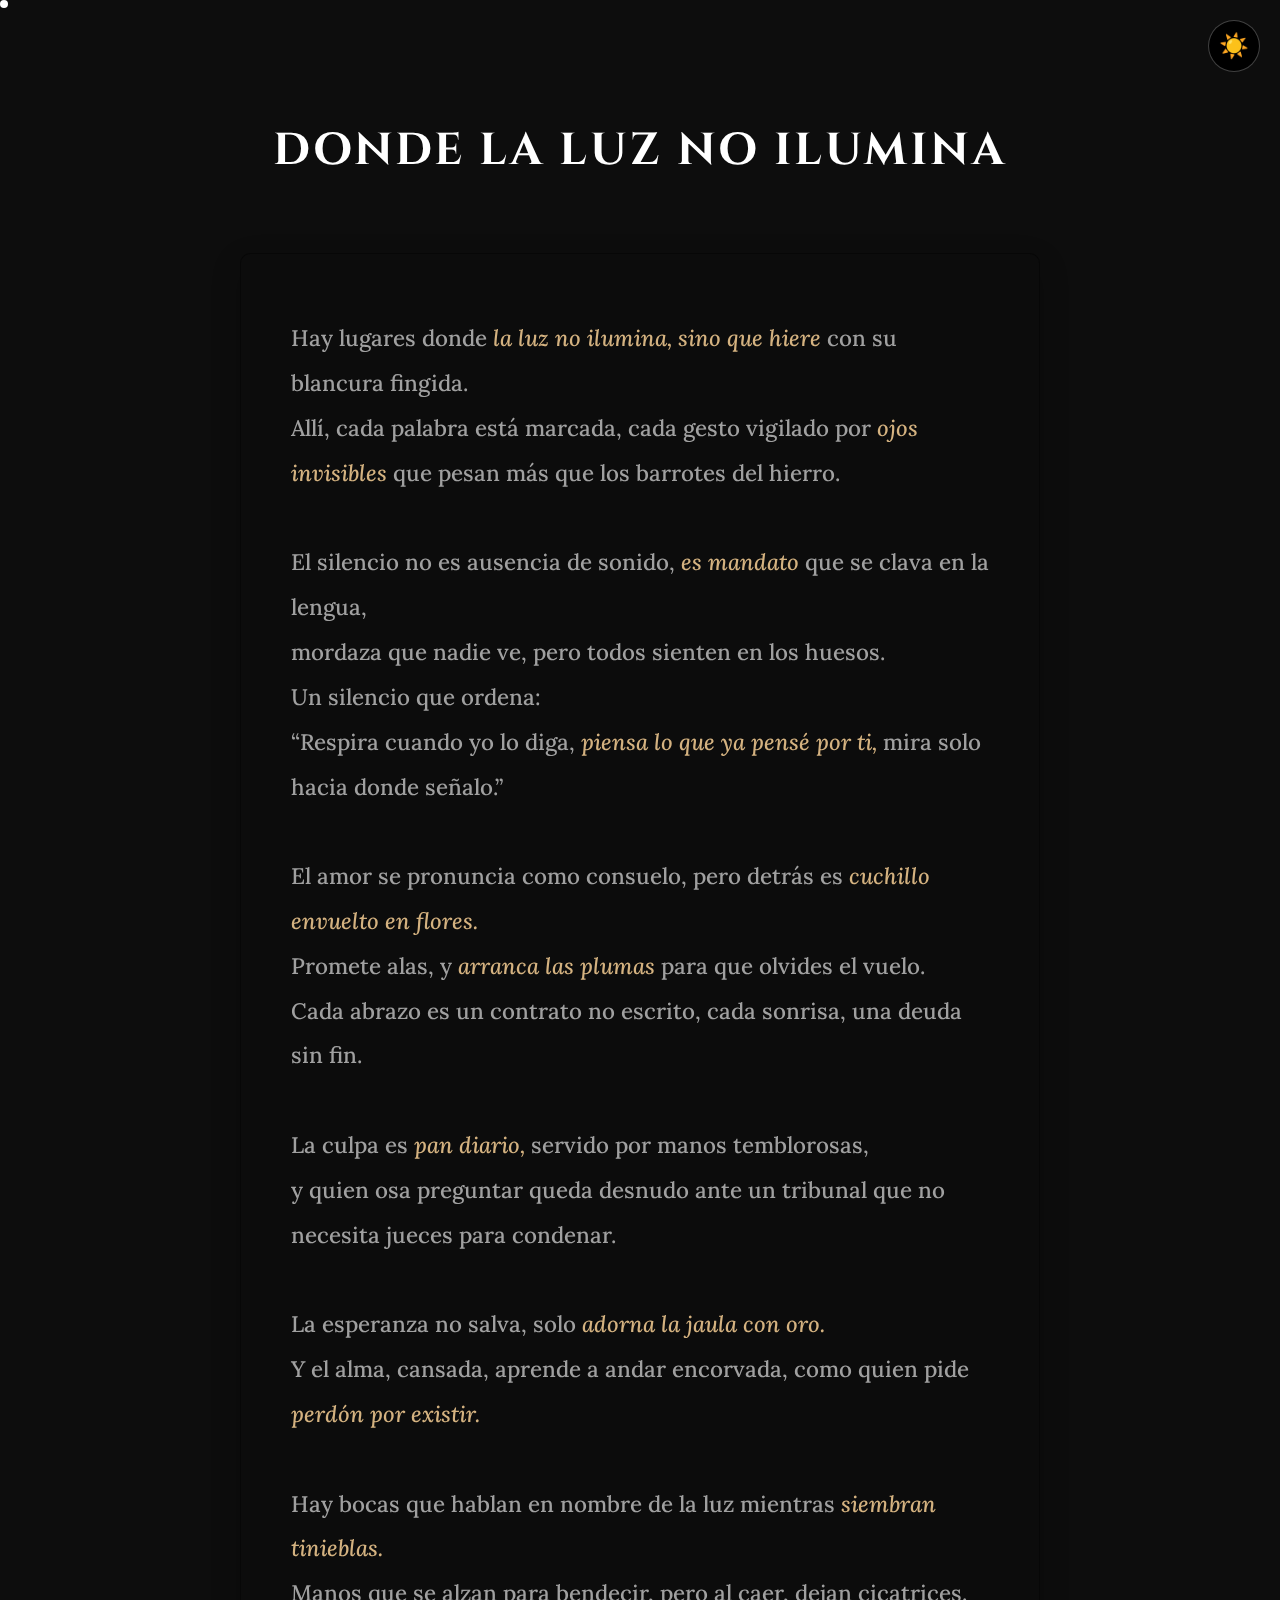
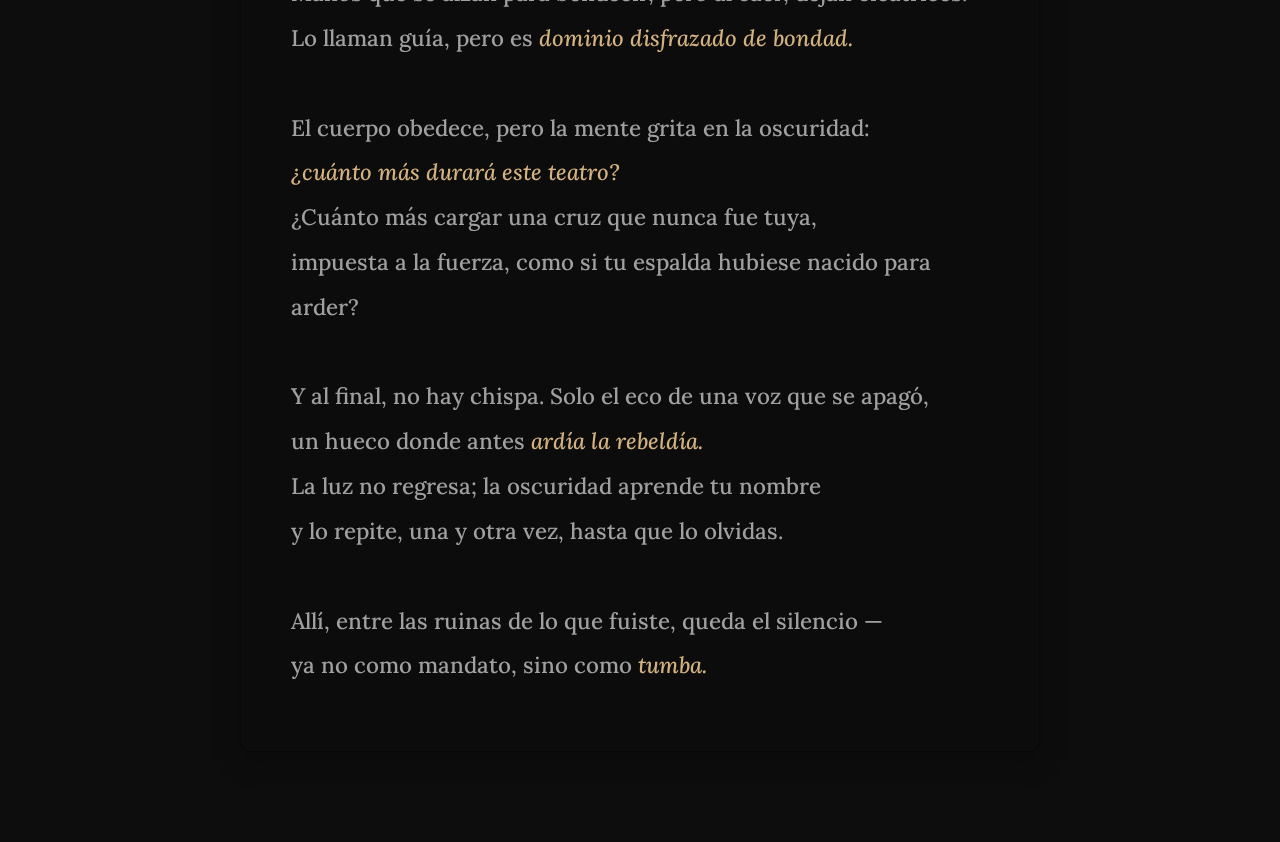
<file: poema13.html>
<!DOCTYPE html>
<html lang="es">
<head>
    <meta charset="UTF-8">
    <meta name="viewport" content="width=device-width, initial-scale=1.0">
    <title>Donde la Luz No Ilumina</title>
    <style>
        @import url('https://fonts.googleapis.com/css2?family=Cinzel:wght@400;700&family=Lora:ital,wght@0,400;0,500;1,400&display=swap');

        :root {
            /* --- Colores Modo Claro --- */
            --bg-light: url('https://www.transparenttextures.com/patterns/broken-noise.png'); /* Textura de grietas */
            --bg-color-light: #c5c2b8;
            --card-bg-light: rgba(255, 255, 255, 0.35);
            --text-color-light: #2c2c2c;
            --header-color-light: #000000;
            --highlight-light: #8B4513; /* Marrón siena, como óxido o madera vieja */
            --highlight-hover-light: #000;
            --cursor-color: #000;

            /* --- Colores Modo Oscuro --- */
            --bg-color-dark: #0d0d0d;
            --card-bg-dark: rgba(10, 10, 10, 0.45);
            --text-color-dark: #a0a0a0;
            --header-color-dark: #ffffff;
            --highlight-dark: #d4b280; /* Oro viejo */
            --highlight-hover-dark: #fff;
        }

        /* --- Estructura Base --- */
        body {
            margin: 0;
            transition: background-color 0.8s ease;
            overflow-x: hidden;
            cursor: none;
        }
        
        /* --- Contenedor de Partículas (Fondo Animado) --- */
        #particles-container {
            position: fixed;
            top: 0;
            left: 0;
            width: 100%;
            height: 100%;
            z-index: -2;
            overflow: hidden;
        }

        .particle {
            position: absolute;
            background: black;
            border-radius: 50%;
            opacity: 0.5;
            animation: fall linear infinite;
        }

        @keyframes fall {
            to {
                transform: translateY(105vh);
                opacity: 0;
            }
        }

        /* --- Estilos Modo Claro --- */
        .light-mode {
            background-color: var(--bg-color-light);
            background-image: var(--bg-light); /* Textura de grietas */
        }
        .light-mode .poem-container {
            background: var(--card-bg-light);
            border: 1px solid rgba(255, 255, 255, 0.2);
        }
        .light-mode header h1 { color: var(--header-color-light); }
        .light-mode main p { color: var(--text-color-light); }
        .light-mode .highlight { color: var(--highlight-light); }
        .light-mode .highlight:hover { color: var(--highlight-hover-light); text-shadow: 0 0 10px rgba(139, 69, 19, 0.5); }
        .light-mode .theme-switcher { background: #fff; color: #000; }
        .light-mode #cursor-dot { background-color: var(--cursor-color); }
        .light-mode #cursor-dot.highlight-hover { background-color: var(--highlight-light); }
        .light-mode .particle { background: #5a5a5a; }

        /* --- Estilos Modo Oscuro --- */
        .dark-mode {
            background-color: var(--bg-color-dark);
        }
        .dark-mode .poem-container {
            background: var(--card-bg-dark);
            border: 1px solid rgba(0, 0, 0, 0.4);
        }
        .dark-mode header h1 { color: var(--header-color-dark); }
        .dark-mode main p { color: var(--text-color-dark); }
        .dark-mode .highlight { color: var(--highlight-dark); }
        .dark-mode .highlight:hover { color: var(--highlight-hover-dark); text-shadow: 0 0 12px rgba(212, 178, 128, 0.6); }
        .dark-mode .theme-switcher { background: #000; color: #fff; }
        .dark-mode #cursor-dot { background-color: #fff; }
        .dark-mode #cursor-dot.highlight-hover { background-color: var(--highlight-dark); }
        .dark-mode .particle { background: #fff; }

        /* --- Cursor Personalizado --- */
        #cursor-dot {
            width: 8px;
            height: 8px;
            border-radius: 50%;
            position: fixed;
            z-index: 9999;
            pointer-events: none;
            transition: transform 0.2s ease-out, background-color 0.3s ease;
        }
        
        /* --- Contenedor Único del Poema --- */
        .main-content {
            max-width: 800px;
            margin: 0 auto;
            padding: 10vh 20px;
            text-align: center;
        }

        header h1 {
            font-family: 'Cinzel', serif;
            font-weight: 700;
            font-size: 2.8em;
            letter-spacing: 3px;
            margin-bottom: 8vh;
            text-transform: uppercase;
        }

        .poem-container {
            padding: 40px 50px;
            border-radius: 10px;
            box-shadow: 0 10px 30px rgba(0, 0, 0, 0.2);
            backdrop-filter: blur(12px);
            -webkit-backdrop-filter: blur(12px);
            transition: background 0.8s ease, border 0.8s ease;
            animation: glitch-tremor 20s infinite linear;
        }
        
        /* Animación de derrumbe sutil */
        @keyframes glitch-tremor {
            0%, 7%, 15%, 35%, 52%, 78%, 100% { transform: translate(0, 0) skew(0, 0); }
            5% { transform: translate(1px, -1px) skew(0.2deg, 0); }
            10% { transform: translate(-1px, 1px) skew(-0.2deg, 0); }
            40% { transform: translate(1px, 1px) skew(0, -0.1deg); }
            50% { transform: translate(-1px, -1px) skew(0, 0.1deg); }
            80% { transform: translate(1px, -1px) skew(-0.1deg, 0.1deg); }
        }
        
        main p {
            font-family: 'Lora', serif;
            font-size: 1.4em;
            line-height: 2;
            font-weight: 500;
            text-align: left;
        }

        .highlight {
            font-style: italic;
            font-weight: 500;
            transition: color 0.3s ease, text-shadow 0.3s ease;
        }

        /* --- Botón de Cambio de Tema --- */
        .theme-switcher {
            position: fixed;
            top: 20px;
            right: 20px;
            width: 50px;
            height: 50px;
            border-radius: 50%;
            border: 1px solid rgba(128, 128, 128, 0.5);
            display: flex;
            justify-content: center;
            align-items: center;
            font-size: 24px;
            cursor: pointer;
            z-index: 1000;
            transition: background 0.8s ease, color 0.8s ease, transform 0.3s ease;
        }
        .theme-switcher:hover {
            transform: scale(1.1) rotate(15deg);
        }

    </style>
</head>

<body class="dark-mode">

    <div id="particles-container"></div>

    <div id="cursor-dot"></div>

    <div class="theme-switcher" id="theme-toggle">☀️</div>

    <div class="main-content">
        <header>
            <h1>Donde la Luz No Ilumina</h1>
        </header>

        <main class="poem-container">
            <p>
                Hay lugares donde <span class="highlight">la luz no ilumina,</span>
                <span class="highlight">sino que hiere</span> con su blancura fingida.<br>
                Allí, cada palabra está marcada,
                cada gesto vigilado por <span class="highlight">ojos invisibles</span>
                que pesan más que los barrotes del hierro.<br>
                <br>
                El silencio no es ausencia de sonido,
                <span class="highlight">es mandato</span> que se clava en la lengua,<br>
                mordaza que nadie ve,
                pero todos sienten en los huesos.<br>
                Un silencio que ordena:<br>
                “Respira cuando yo lo diga,
                <span class="highlight">piensa lo que ya pensé por ti,</span>
                mira solo hacia donde señalo.”<br>
                <br>
                El amor se pronuncia como consuelo,
                pero detrás es <span class="highlight">cuchillo envuelto en flores.</span><br>
                Promete alas, y <span class="highlight">arranca las plumas</span>
                para que olvides el vuelo.<br>
                Cada abrazo es un contrato no escrito,
                cada sonrisa, una deuda sin fin.<br>
                <br>
                La culpa es <span class="highlight">pan diario,</span>
                servido por manos temblorosas,<br>
                y quien osa preguntar
                queda desnudo ante un tribunal
                que no necesita jueces para condenar.<br>
                <br>
                La esperanza no salva,
                solo <span class="highlight">adorna la jaula con oro.</span><br>
                Y el alma, cansada, aprende a andar encorvada,
                como quien pide <span class="highlight">perdón por existir.</span><br>
                <br>
                Hay bocas que hablan en nombre de la luz
                mientras <span class="highlight">siembran tinieblas.</span><br>
                Manos que se alzan para bendecir,
                pero al caer, dejan cicatrices.<br>
                Lo llaman guía,
                pero es <span class="highlight">dominio disfrazado de bondad.</span><br>
                <br>
                El cuerpo obedece,
                pero la mente grita en la oscuridad:<br>
                <span class="highlight">¿cuánto más durará este teatro?</span><br>
                ¿Cuánto más cargar una cruz
                que nunca fue tuya,<br>
                impuesta a la fuerza,
                como si tu espalda hubiese nacido para arder?<br>
                <br>
                Y al final, no hay chispa.
                Solo el eco de una voz que se apagó,<br>
                un hueco donde antes <span class="highlight">ardía la rebeldía.</span><br>
                La luz no regresa;
                la oscuridad aprende tu nombre<br>
                y lo repite, una y otra vez,
                hasta que lo olvidas.<br>
                <br>
                Allí, entre las ruinas de lo que fuiste,
                queda el silencio —<br>
                ya no como mandato,
                sino como <span class="highlight">tumba.</span>
            </p>
        </main>
    </div>

    <script>
        document.addEventListener('DOMContentLoaded', function() {
            const themeToggle = document.getElementById('theme-toggle');
            const body = document.body;
            const cursorDot = document.getElementById('cursor-dot');
            const highlights = document.querySelectorAll('.highlight');
            const particlesContainer = document.getElementById('particles-container');

            // --- Generador de Partículas ---
            const createParticle = () => {
                const particle = document.createElement('div');
                particle.className = 'particle';
                const size = Math.random() * 3 + 1; // Tamaño entre 1px y 4px
                particle.style.width = `${size}px`;
                particle.style.height = `${size}px`;
                particle.style.left = `${Math.random() * 100}vw`;
                particle.style.top = `-5vh`;
                
                const duration = Math.random() * 15 + 10; // Duración entre 10s y 25s
                particle.style.animationDuration = `${duration}s`;
                particle.style.animationDelay = `${Math.random() * 10}s`;

                particlesContainer.appendChild(particle);
                
                // Limpiamos la partícula del DOM cuando termina su animación
                particle.addEventListener('animationend', () => {
                    particle.remove();
                });
            };

            // Creamos un lote inicial de partículas
            for (let i = 0; i < 70; i++) { // Aumentamos la cantidad de partículas
                createParticle();
            }
            // Y creamos nuevas partículas periódicamente
            setInterval(createParticle, 300);


            // --- Lógica del Cursor ---
            window.addEventListener('mousemove', (e) => {
                cursorDot.style.left = `${e.clientX}px`;
                cursorDot.style.top = `${e.clientY}px`;
            });
            
            highlights.forEach(h => {
                h.addEventListener('mouseenter', () => cursorDot.classList.add('highlight-hover'));
                h.addEventListener('mouseleave', () => cursorDot.classList.remove('highlight-hover'));
            });

            // --- Lógica del Botón de Tema ---
            themeToggle.addEventListener('click', () => {
                body.classList.toggle('dark-mode');
                body.classList.toggle('light-mode');

                if (body.classList.contains('dark-mode')) {
                    themeToggle.textContent = '☀️';
                } else {
                    themeToggle.textContent = '🌙';
                }
            });

            // Iniciar en modo oscuro y cambiar el icono
             if (body.classList.contains('dark-mode')) {
                themeToggle.textContent = '☀️';
            } else {
                themeToggle.textContent = '🌙';
            }
        });
    </script>
</body>
</html>
</file>
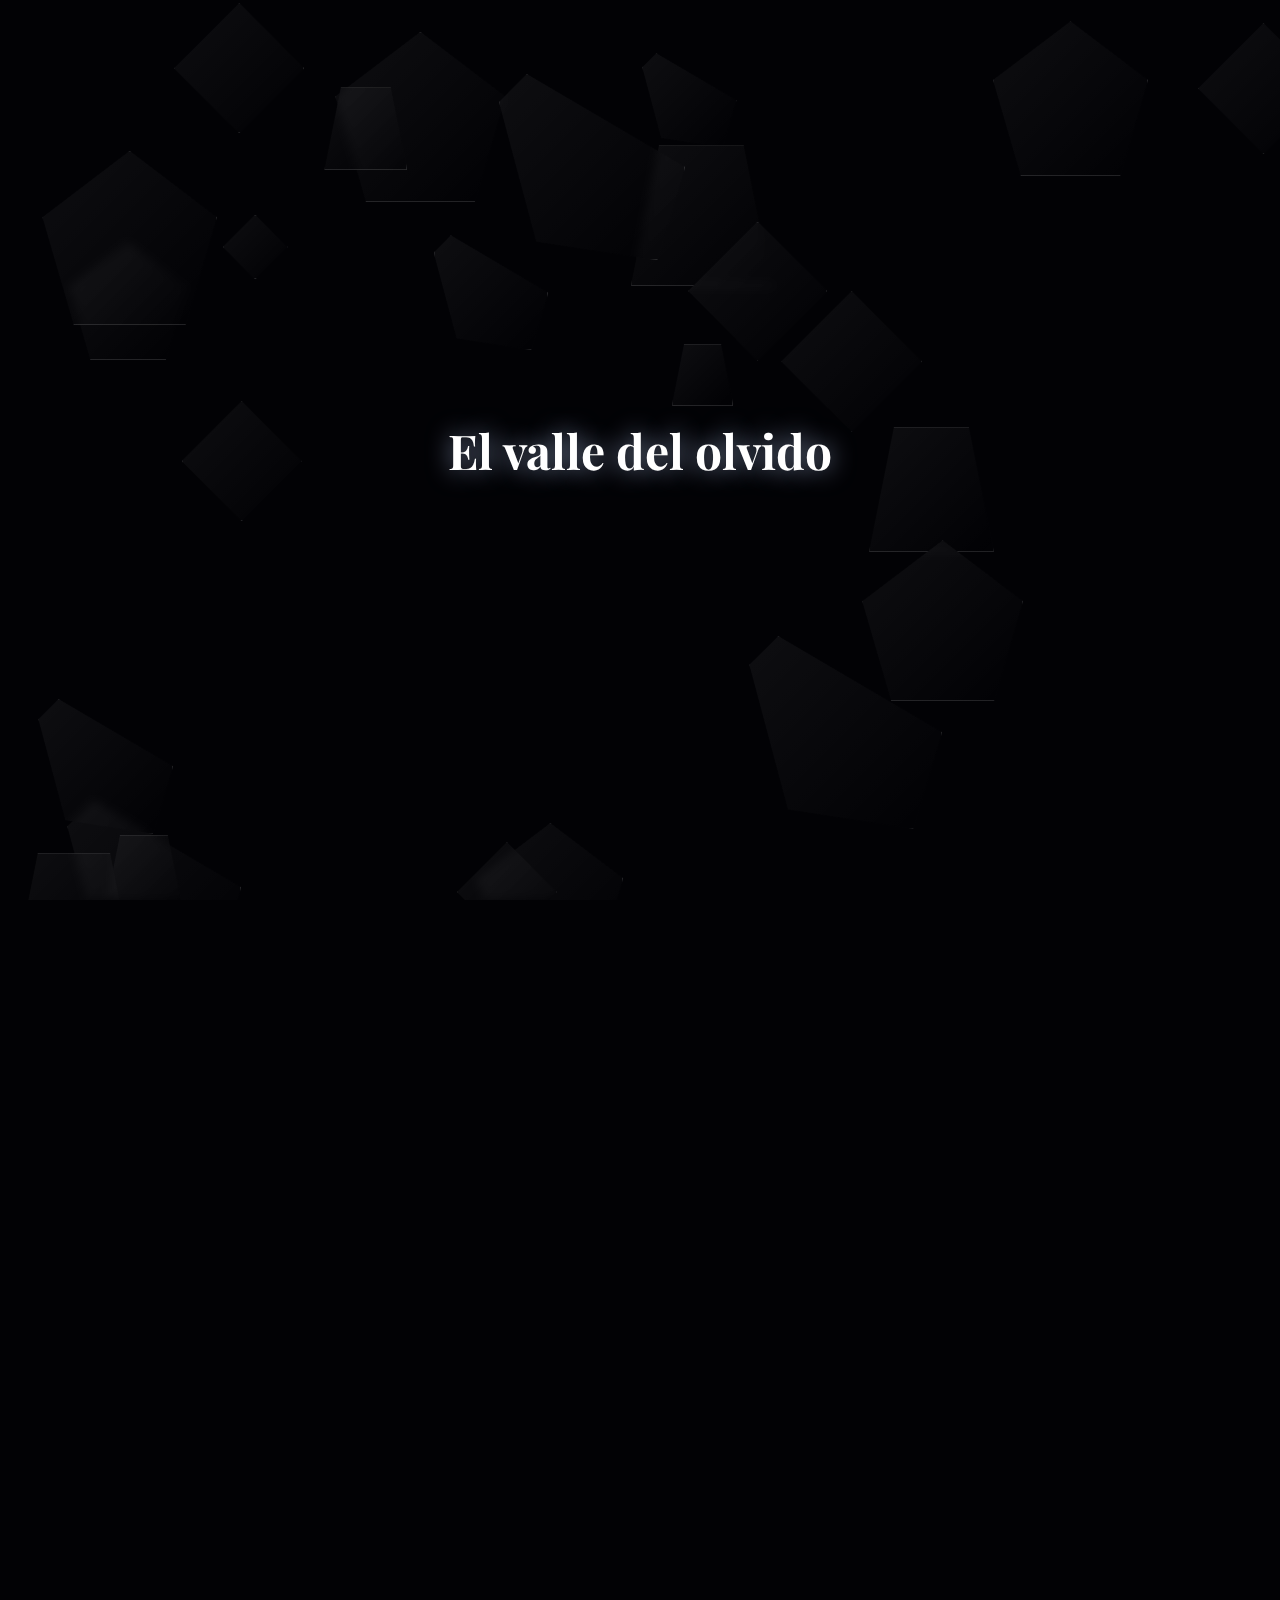
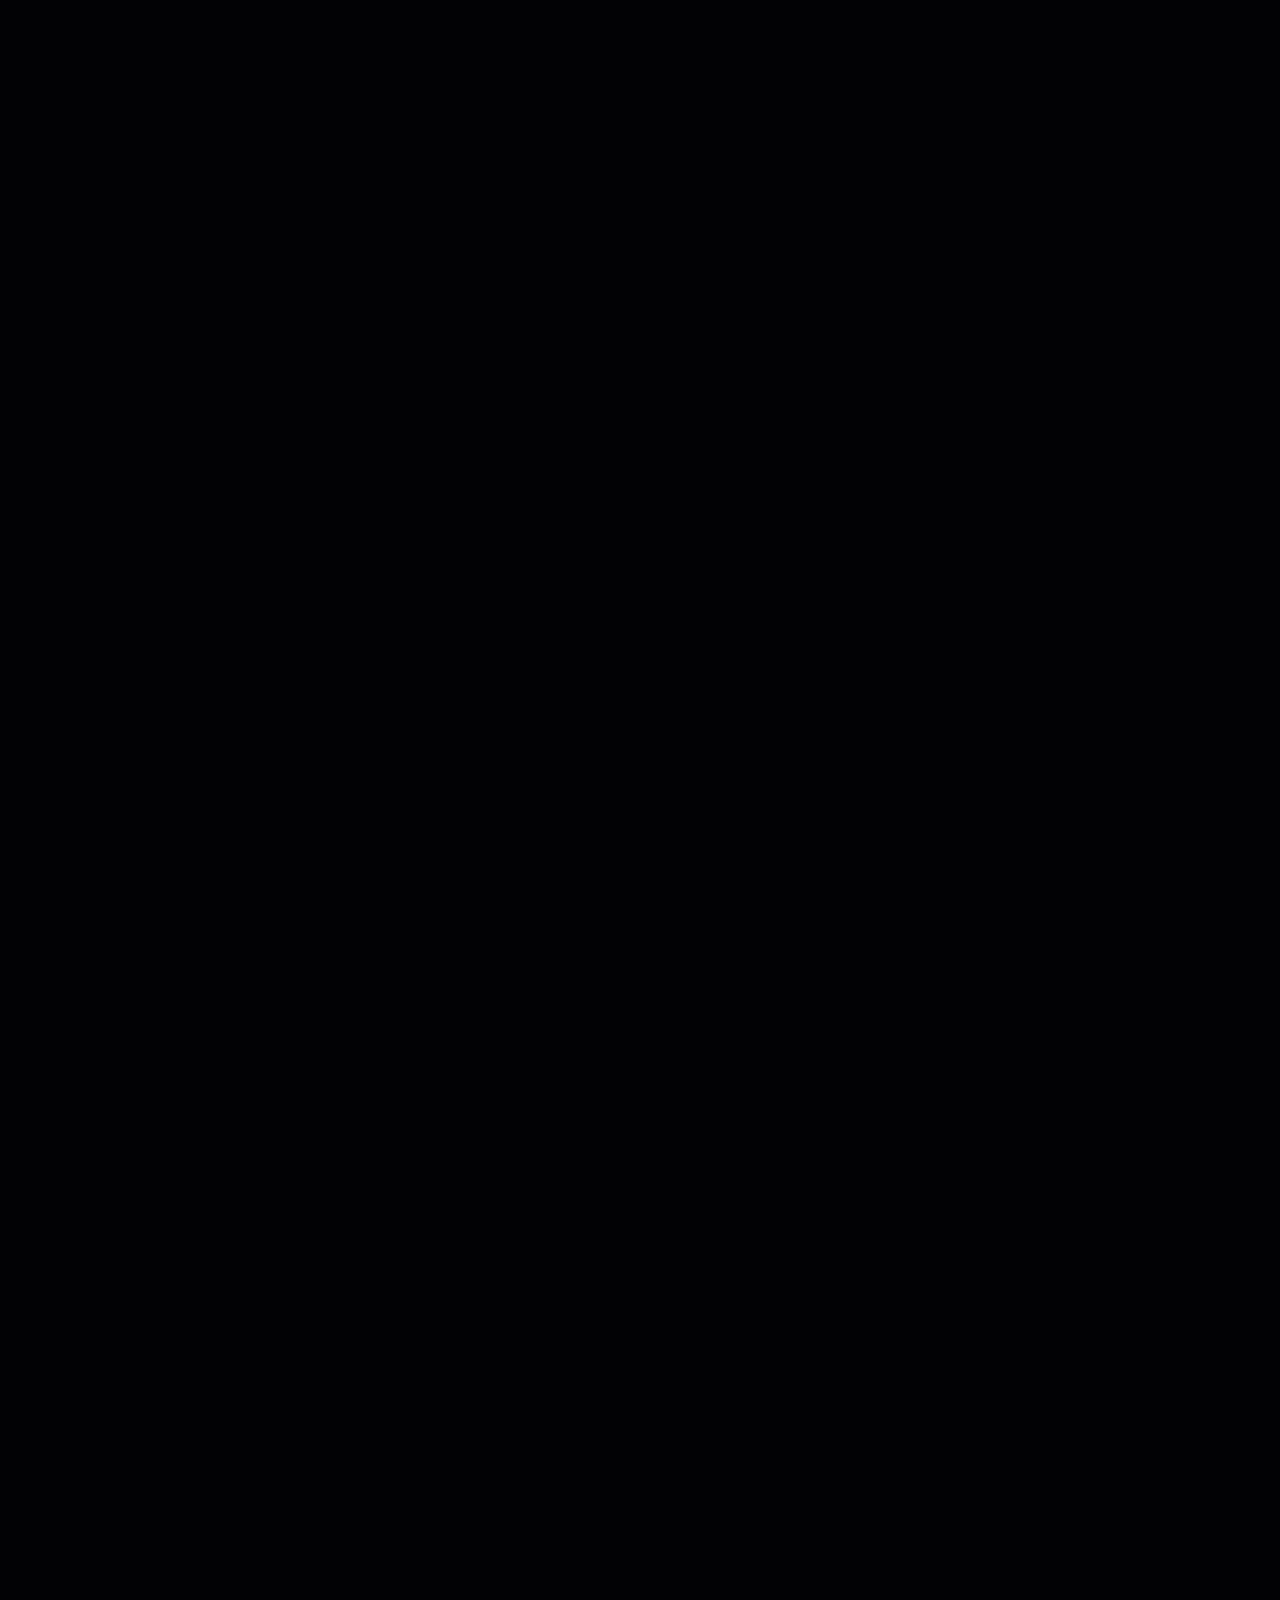
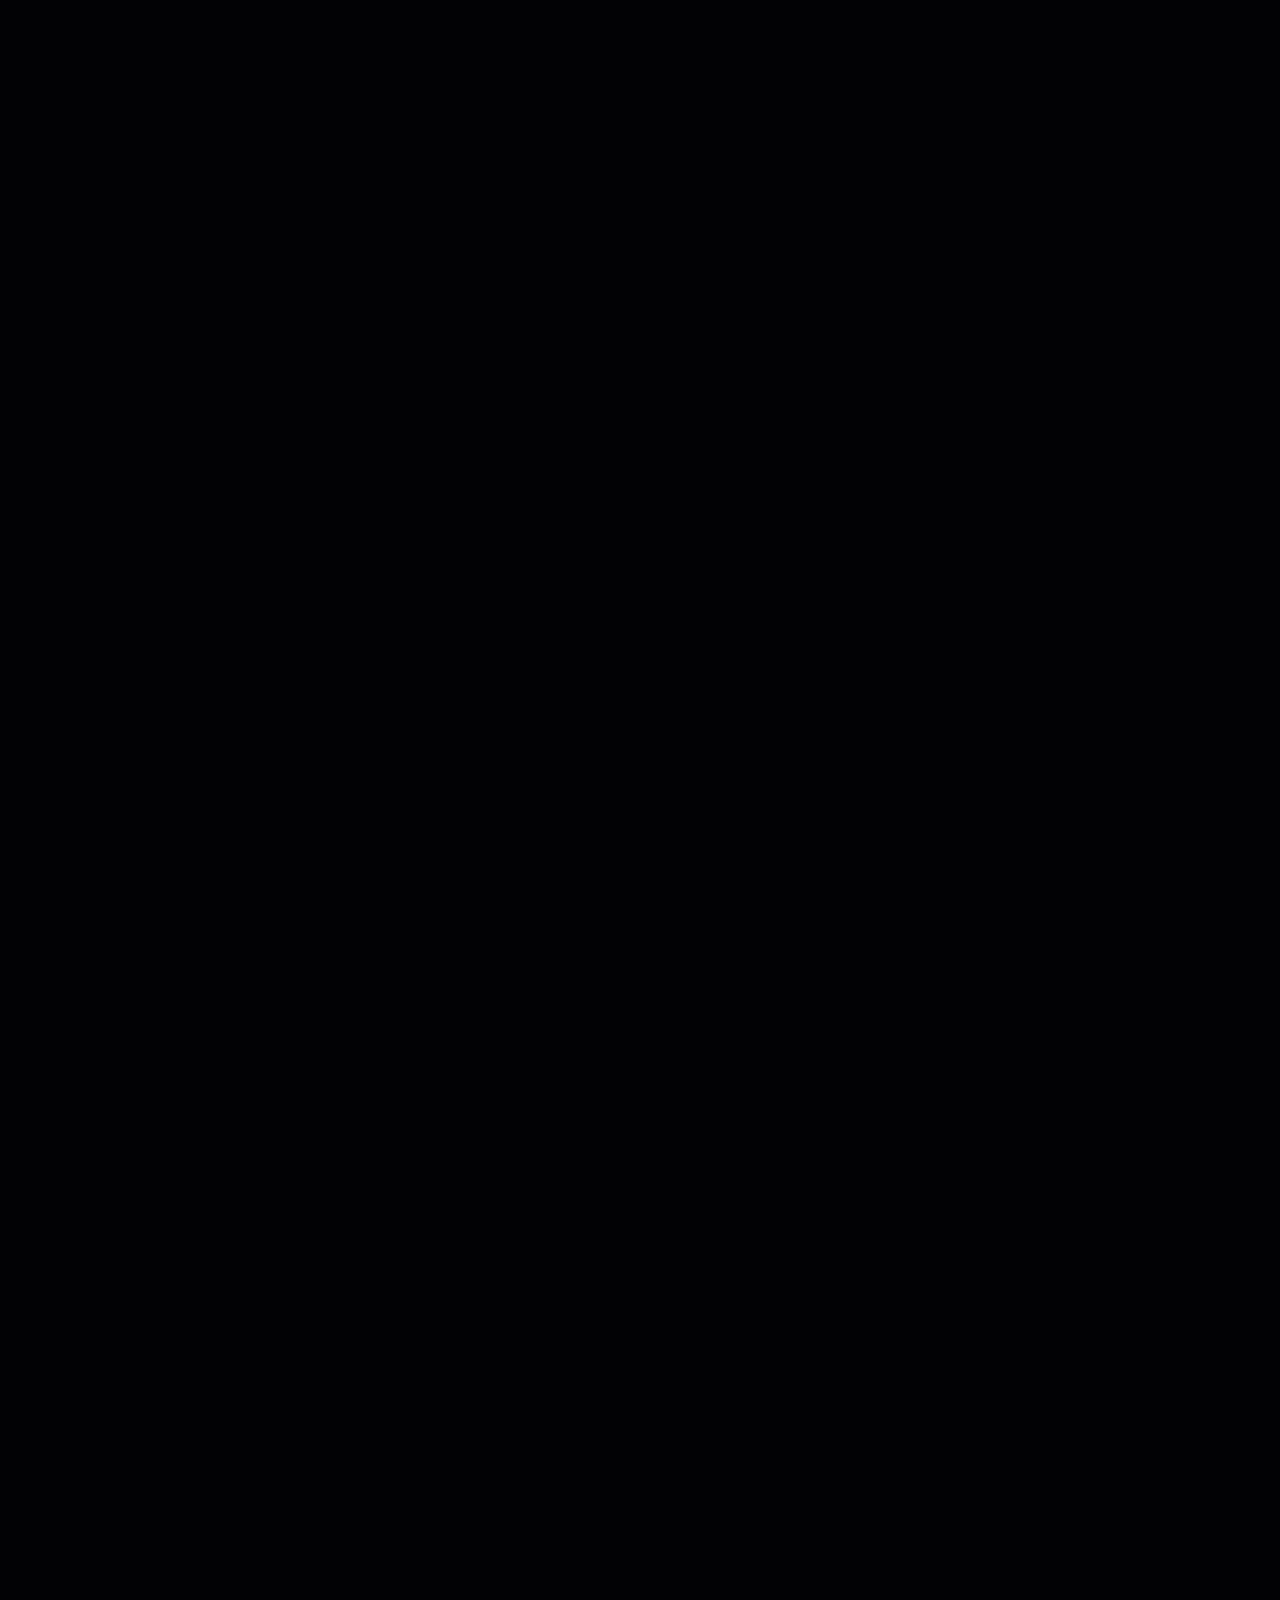
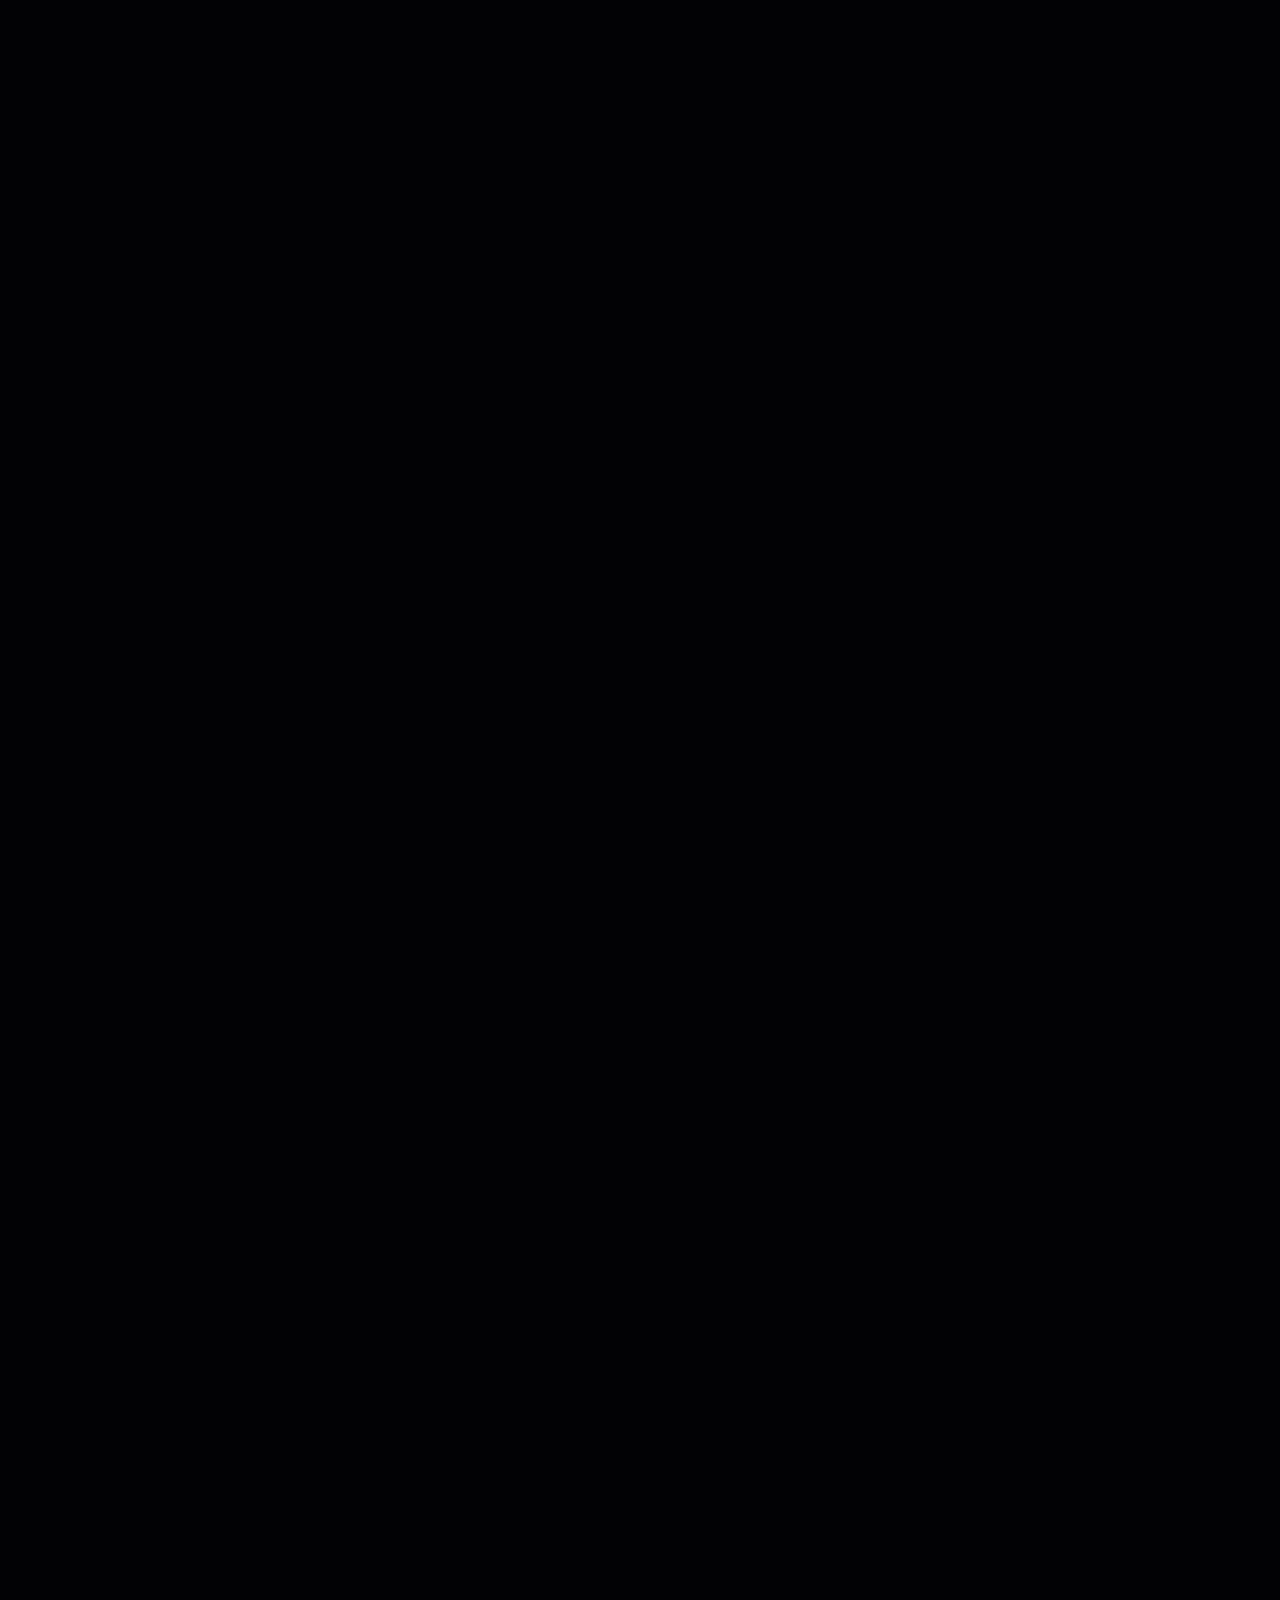
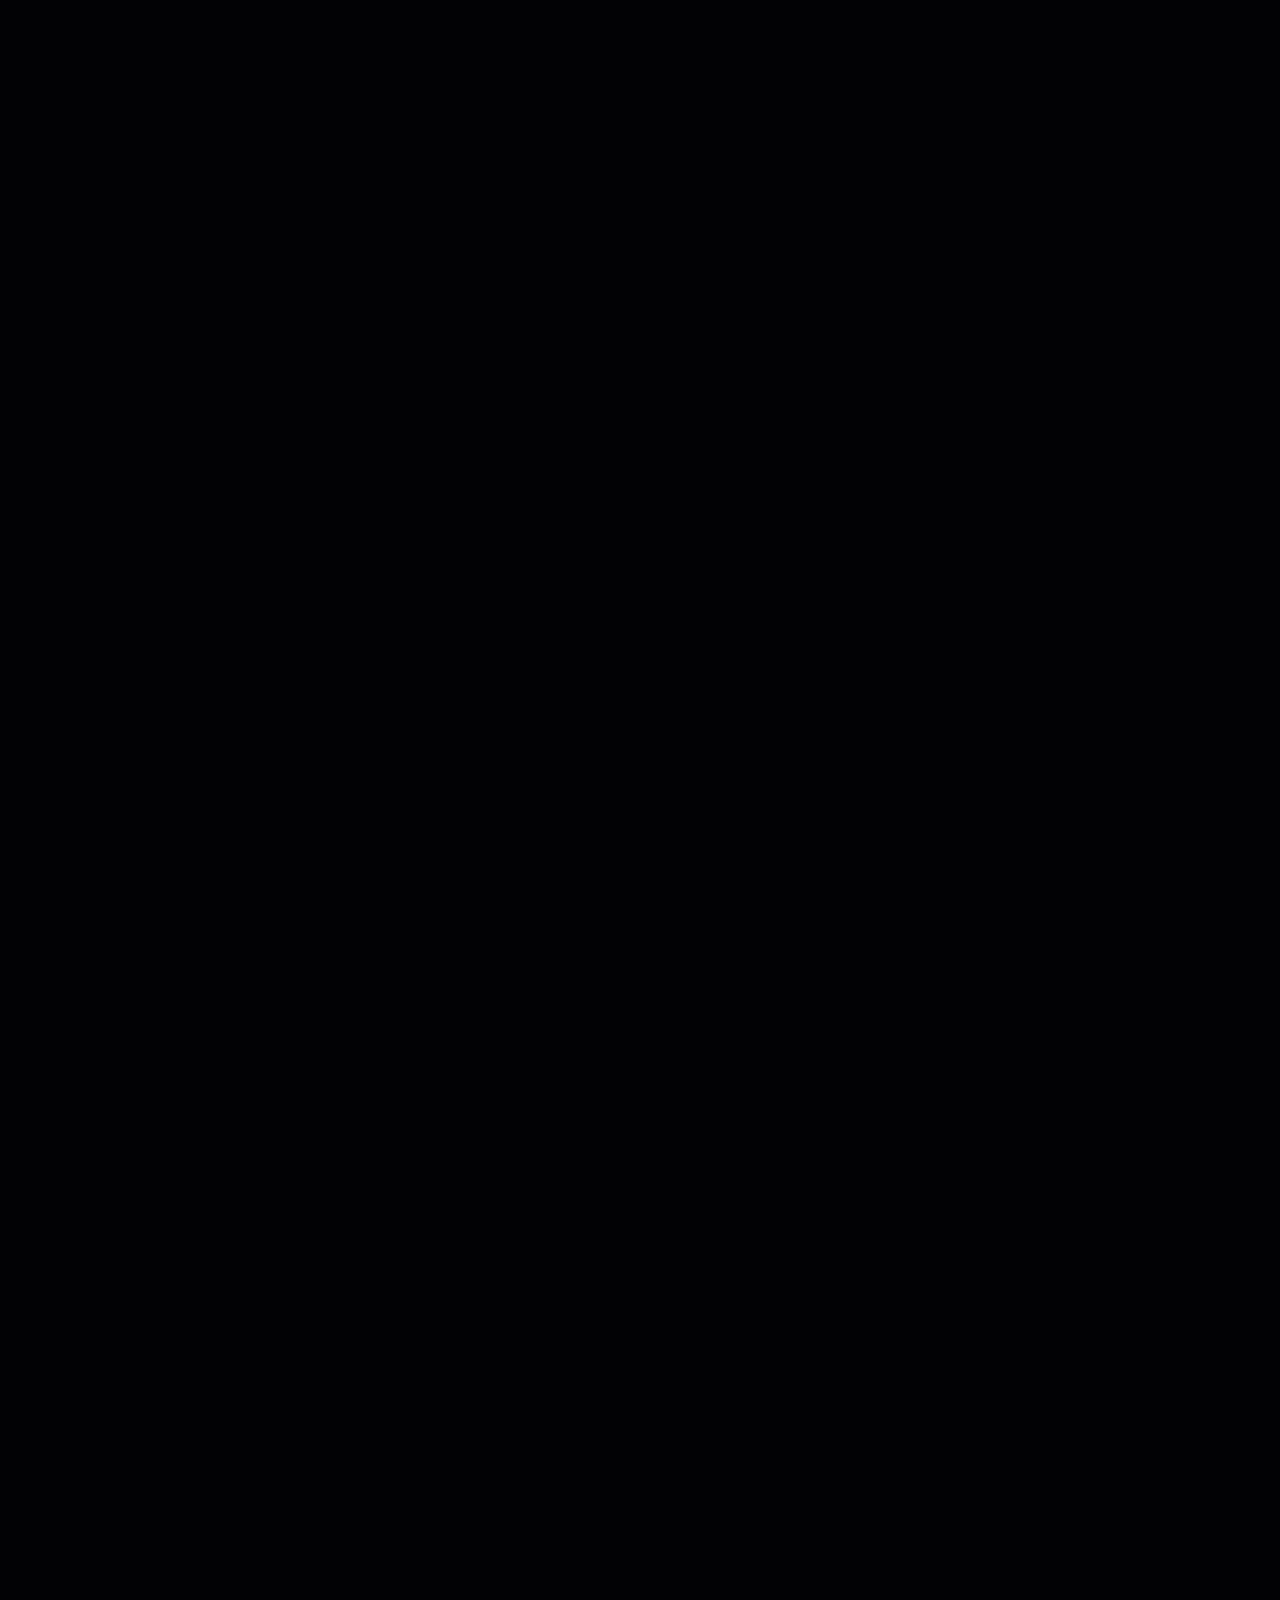
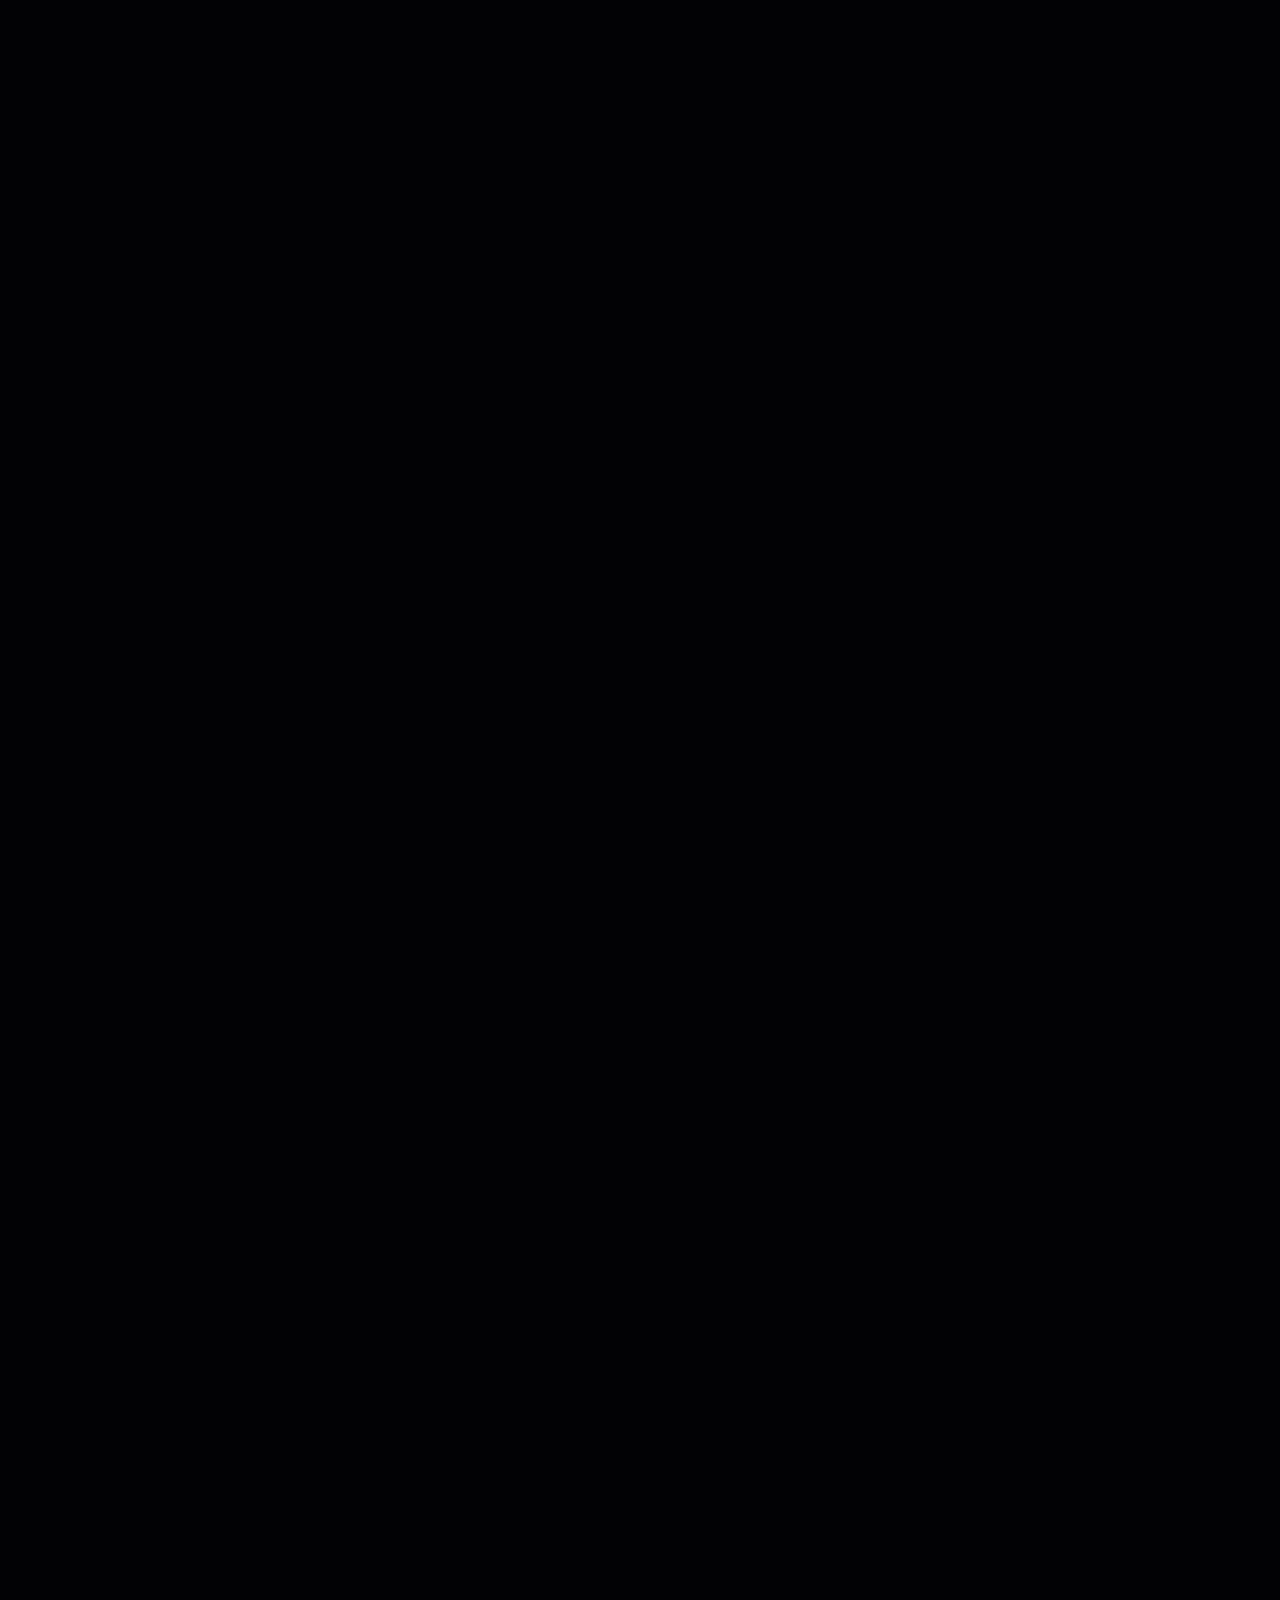
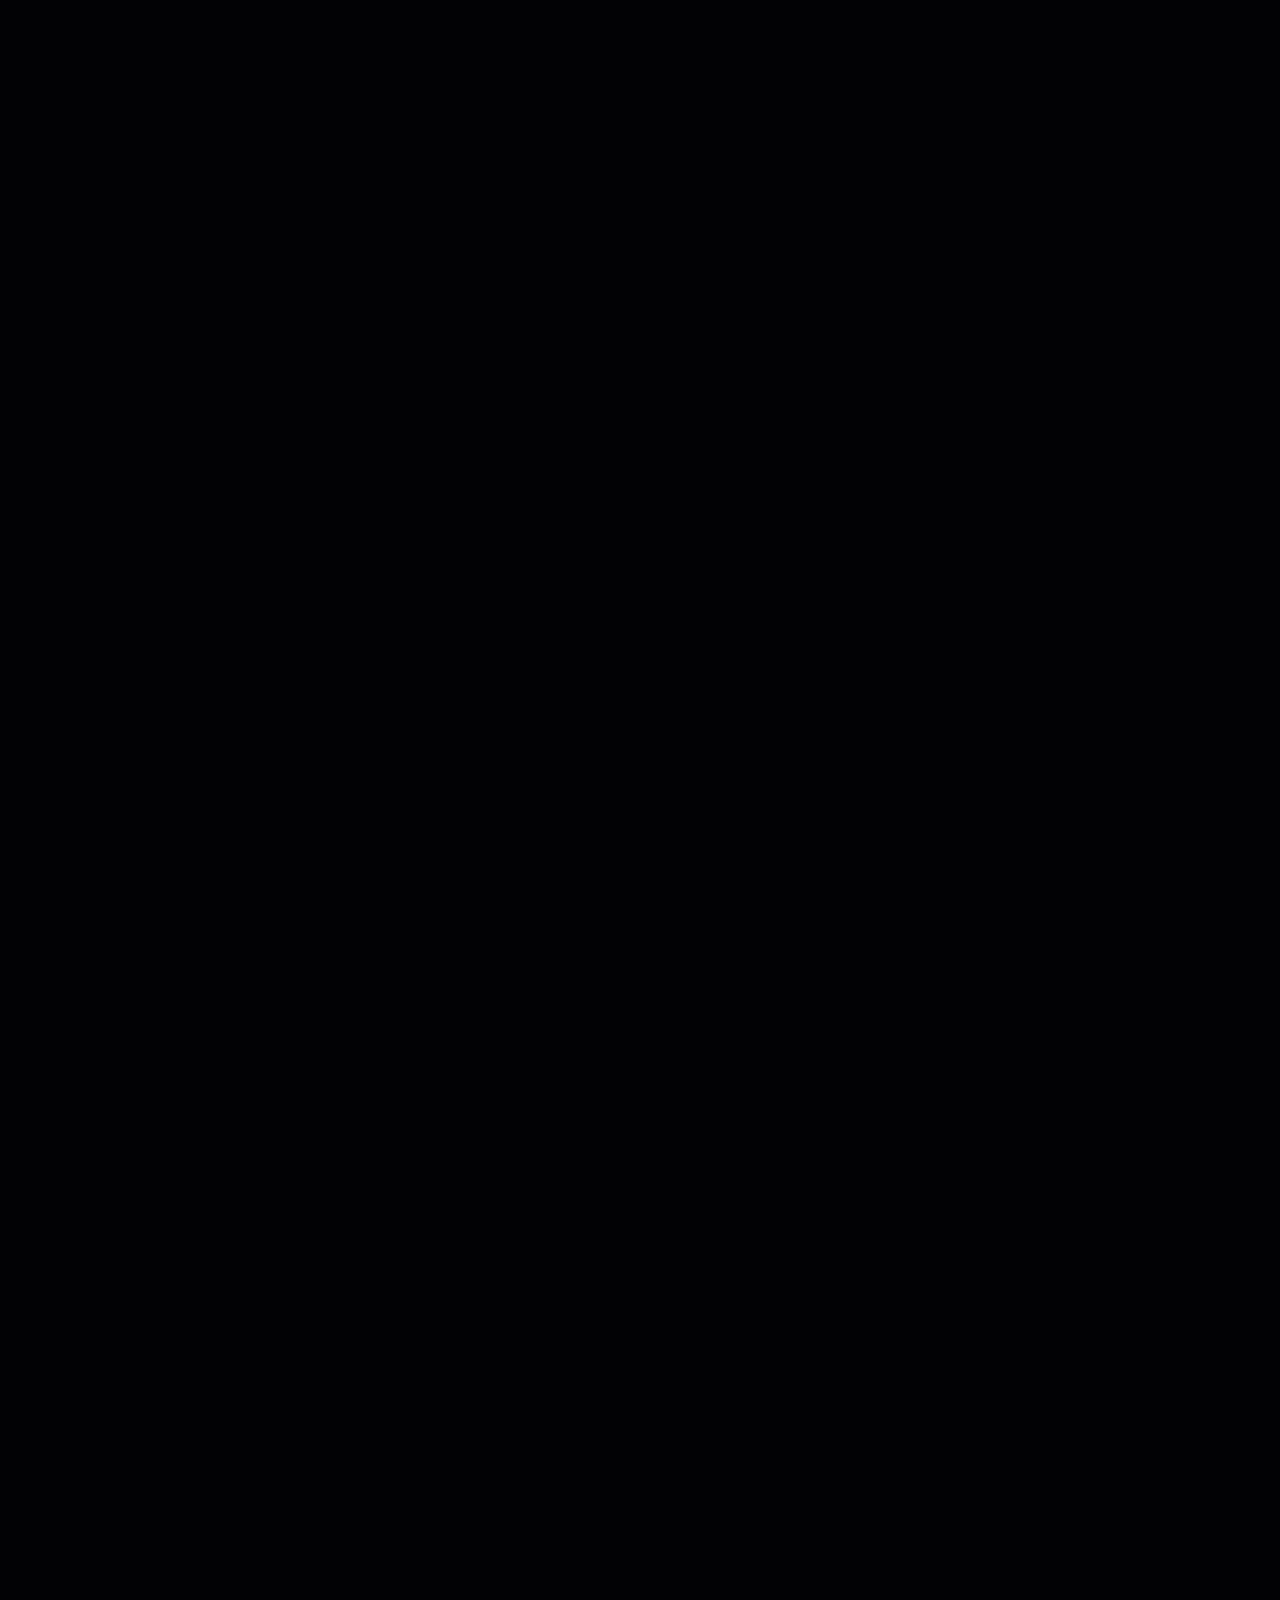
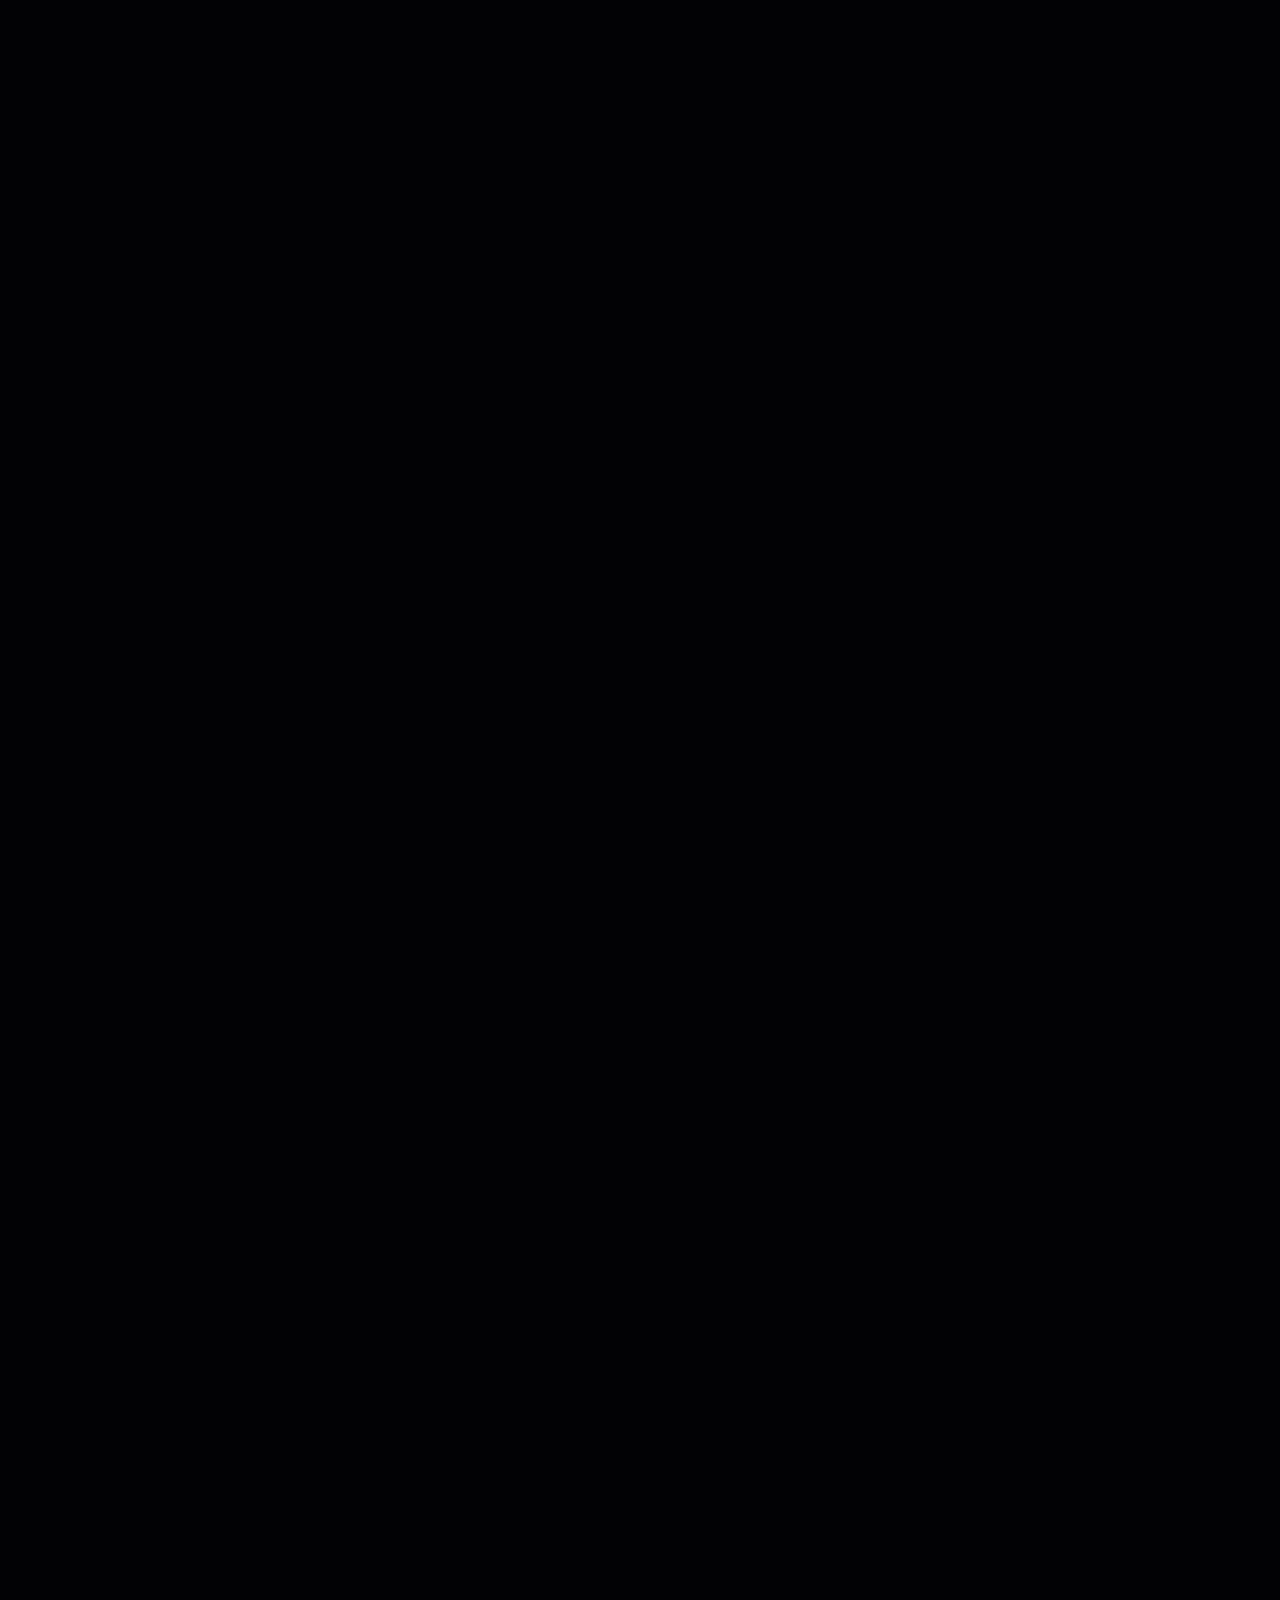
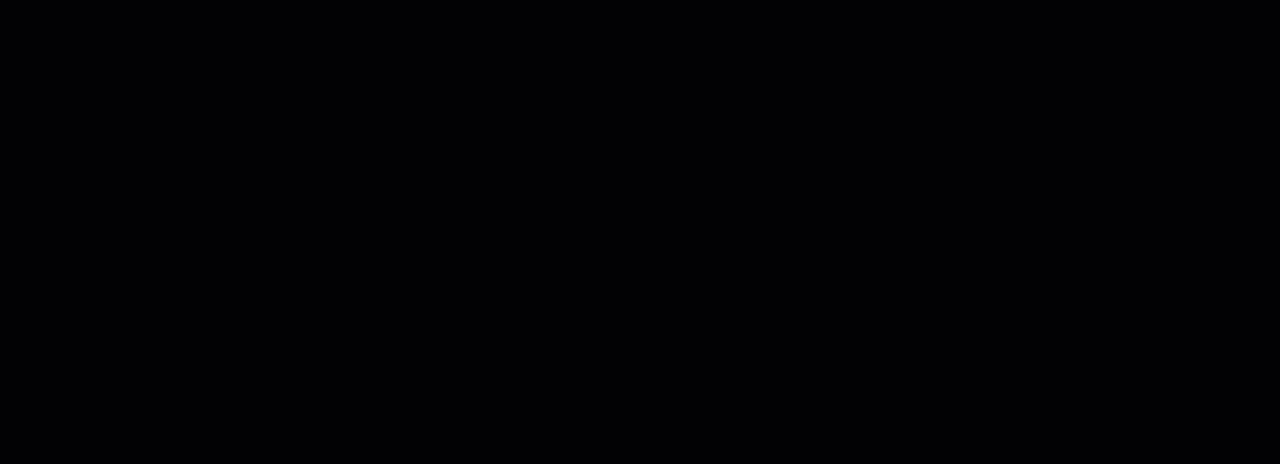
<file: poema2.html>
<!DOCTYPE html>
<html lang="es">
<head>
    <meta charset="UTF-8">
    <meta name="viewport" content="width=device-width, initial-scale=1.0">
    <title>El Espejo Fragmentado</title>
    
    <link rel="preconnect" href="https://fonts.googleapis.com">
    <link rel="preconnect" href="https://fonts.gstatic.com" crossorigin>
    <link href="https://fonts.googleapis.com/css2?family=Lora:ital,wght@0,400;0,700;1,400&family=Playfair+Display:wght@400;700&display=swap" rel="stylesheet">

    <style>
        :root {
            --color-background: #020205; /* Un negro casi absoluto */
            --color-text: #d8dee9;
            --color-glow-subtle: rgba(172, 193, 230, 0.1);
            --color-glow-highlight: rgba(172, 193, 230, 0.7);
            --font-serif: 'Playfair Display', serif; /* Cambiado a una fuente más dramática */
            --font-alt-serif: 'Lora', serif;
        }

        html {
            scroll-behavior: smooth;
        }

        body {
            background-color: var(--color-background);
            color: var(--color-text);
            font-family: var(--font-alt-serif);
            margin: 0;
            overflow-x: hidden;
        }

        /* === INICIO: NUEVO FONDO DE CRISTALES 3D === */
        #shard-container {
            position: fixed;
            top: 0;
            left: 0;
            width: 100%;
            height: 100%;
            z-index: -1;
            perspective: 500px; /* Activa el espacio 3D */
            overflow: hidden;
        }

        .shard {
            position: absolute;
            background: linear-gradient(135deg, rgba(255, 255, 255, 0.05), rgba(255, 255, 255, 0));
            border: 1px solid rgba(255, 255, 255, 0.1);
            backdrop-filter: blur(5px);
            -webkit-backdrop-filter: blur(5px);
            transform-style: preserve-3d;
            animation: float 20s infinite ease-in-out alternate;
        }

        /* Diferentes formas de cristales usando clip-path */
        .shard.shape1 { clip-path: polygon(0% 15%, 15% 0%, 100% 50%, 85% 100%, 20% 90%); }
        .shard.shape2 { clip-path: polygon(50% 0%, 100% 38%, 82% 100%, 18% 100%, 0% 38%); }
        .shard.shape3 { clip-path: polygon(20% 0%, 80% 0%, 100% 100%, 0% 100%); }
        .shard.shape4 { clip-path: polygon(50% 0%, 100% 50%, 50% 100%, 0% 50%); }

        @keyframes float {
            from { transform: translate3d(var(--x-start), var(--y-start), var(--z-start)) rotateX(0deg) rotateY(0deg); }
            to { transform: translate3d(var(--x-end), var(--y-end), var(--z-start)) rotateX(360deg) rotateY(360deg); }
        }
        /* === FIN: FONDO DE CRISTALES 3D === */
        
        main, header {
            position: relative; /* Para que esté por encima del fondo */
            z-index: 1;
        }
        
        .page-header {
            min-height: 100vh;
            display: flex;
            justify-content: center;
            align-items: center;
            text-align: center;
            font-family: var(--font-serif);
        }

        .page-header h1 {
            font-size: 3rem;
            font-weight: 700;
            color: #fff;
            text-shadow: 0 0 25px var(--color-glow-highlight);
        }

        #poema-museo {
            display: flex;
            flex-direction: column;
            align-items: center;
            width: 100%;
        }
        
        .estrofa {
            min-height: 100vh;
            display: flex;
            flex-direction: column;
            justify-content: center;
            max-width: 700px;
            padding: 2rem;
            margin-bottom: 10rem;
        }

        /* === INICIO: NUEVA ANIMACIÓN DE TEXTO === */
        .estrofa p {
            font-size: 2rem;
            line-height: 1.9;
            margin: 0.8rem 0;
            font-weight: 400;
            opacity: 0;
            transform: translateY(15px);
            animation: materialize 1s forwards cubic-bezier(0.165, 0.84, 0.44, 1);
            animation-play-state: paused; /* La animación no corre hasta que se hace visible */
        }
        
        .estrofa.visible p {
            animation-play-state: running;
        }

        @keyframes materialize {
            from {
                opacity: 0;
                transform: translateY(15px);
                clip-path: inset(50% 0 50% 0);
            }
            to {
                opacity: 1;
                transform: translateY(0);
                clip-path: inset(0% 0% 0% 0%);
            }
        }
        /* === FIN: NUEVA ANIMACIÓN DE TEXTO === */

        /* === INICIO: NUEVO RESALTADO "LUZ ATRAPADA" === */
        .highlight {
            font-family: var(--font-serif);
            font-weight: 700;
            font-style: italic;
            
            /* La magia: el texto es transparente, mostramos el fondo */
            color: transparent;
            -webkit-background-clip: text;
            background-clip: text;
            
            background-image: linear-gradient(90deg, #d8aeeB, #a2b2e8, #aed3e6, #a2b2e8, #d8aeeB);
            background-size: 200% 100%;
            animation: liquid-light 5s infinite linear;
        }
        
        @keyframes liquid-light {
            from { background-position: 200% 0; }
            to { background-position: 0 0; }
        }
        /* === FIN: NUEVO RESALTADO "LUZ ATRAPADA" === */

        .ui-controls {
            position: fixed;
            bottom: 2rem;
            right: 2rem;
            z-index: 100;
        }

        .control-button {
            background: rgba(10, 10, 15, 0.7);
            border: 1px solid rgba(255, 255, 255, 0.2);
            border-radius: 50%;
            color: #fff;
            width: 50px;
            height: 50px;
            cursor: pointer;
            display: flex;
            justify-content: center;
            align-items: center;
            backdrop-filter: blur(8px);
            transition: all 0.3s ease;
            padding: 0;
            opacity: 0;
            visibility: hidden;
            transform: translateY(20px);
        }
        
        .control-button.visible {
            opacity: 1;
            visibility: visible;
            transform: translateY(0);
        }

        .control-button:hover {
            transform: scale(1.1);
            border-color: #fff;
        }

        .control-button svg {
            width: 24px;
            height: 24px;
        }

        @media (max-width: 768px) {
            .page-header h1 { font-size: 2.2rem; padding: 0 1rem; }
            .estrofa { margin-bottom: 5rem; }
            .estrofa p { font-size: 1.5rem; line-height: 1.8; }
            .ui-controls { bottom: 1rem; right: 1rem; }
        }
    </style>
</head>
<body>

    <div id="shard-container">
        </div>

    <div class="ui-controls">
        <button id="home-button" class="control-button" title="Volver al inicio" aria-label="Volver al inicio">
            <svg xmlns="http://www.w3.org/2000/svg" viewBox="0 0 24 24" fill="currentColor"><path d="M10 20v-6h4v6h5v-8h3L12 3 2 12h3v8h5z"/></svg>
        </button>
    </div>

    <header class="page-header">
        <h1>El valle del olvido</h1>
    </header>

    <main id="poema-museo">
        <section class="estrofa">
            <p>En el <span class="highlight">valle del olvido</span></p>
            <p>Vi <span class="highlight">tu rostro.</span></p>
            <p>Qué curioso -pense-</p>
            <p>¿Quién es esa <span class="highlight">bella, pero cortada mujer?</span></p>
        </section>
        <section class="estrofa">
            <p>Luce hermosa,</p>
            <p>aunque tiene <span class="highlight">cristales incrustados</span></p>
            <p>en todo su rostro.</p>
        </section>
        <section class="estrofa">
            <p>Hey! -grité-</p>
            <p>Pero al voltear,</p>
            <p><span class="highlight">mi reflejo</span> bailaba en cada cristal,</p>
            <p>como perro tras su propia sombra.</p>
        </section>
        <section class="estrofa">
            <p>Corrí y pude ver</p>
            <p>que en esos <span class="highlight">espejos</span> aparecía ella.</p>
        </section>
        <section class="estrofa">
            <p>-¿Quién eres? -pregunto, ingenuo.-</p>
            <p>-<span class="highlight">Soy quien te rompió</span> -respondió-</p>
        </section>
        <section class="estrofa">
            <p>A mi parecer, <span class="highlight">rota estaba ella;</span></p>
            <p>pues aunque brillante se veía,</p>
            <p>no entendía</p>
            <p>que <span class="highlight">brillaba por algo que reflejaba en ella,</span></p>
            <p><span class="highlight">y jamás por ella misma.</span></p>
        </section>
        <section class="estrofa">
            <p>Qué extraña es la luz -pensé-</p>
            <p>que <span class="highlight">ciega y arrastra.</span></p>
        </section>
        <section class="estrofa">
            <p>Ese <span class="highlight">rostro cortado, con pedazos de cristal, desmoronándose</span>,</p>
            <p>en el <span class="highlight">valle del olvido</span>,</p>
            <p>debería quedarse allí…</p>
            <p>¿Pero por qué me atrae esa desconocida?</p>
        </section>
        <section class="estrofa">
            <p>-<span class="highlight">Te amo</span> -me dijo-</p>
            <p>pero, ¿cómo puedes amar si rota estás?</p>
            <p>Acaso me dirás que a amar aprendiste,</p>
            <p>pero que soltar no pudiste.</p>
        </section>
        <section class="estrofa">
            <p>Pues aunque amarte quiero,</p>
            <p>mi <span class="highlight">ego roto</span> me dice que no puedo,</p>
            <p>y mi <span class="highlight">orgullo grita</span> que no te escuche.</p>
        </section>
        <section class="estrofa">
            <p>Pues aunque <span class="highlight">abrazarte me cortaría,</span></p>
            <p>mi corazón apartarse de ti no quería.</p>
            <p>Se aferra como <span class="highlight">pez en anzuelo</span></p>
            <p>a nuestro <span class="highlight">último recuerdo.</span></p>
            <p>Que aunque vagando se encuentre,</p>
            <p>tú y yo sabemos</p>
            <p>que <span class="highlight">amor aún nos queda…</span></p>
        </section>
    </main>

    <script>
        document.addEventListener('DOMContentLoaded', () => {

            // === INICIO: GENERADOR DE CRISTALES 3D Y PARALLAX ===
            const shardContainer = document.getElementById('shard-container');
            const SHARD_COUNT = 25; // Número de cristales

            for (let i = 0; i < SHARD_COUNT; i++) {
                const shard = document.createElement('div');
                const shapeClass = `shape${Math.ceil(Math.random() * 4)}`;
                shard.className = `shard ${shapeClass}`;

                const size = Math.random() * 150 + 50; // Tamaño entre 50 y 200px
                const zPos = Math.random() * 800 - 400; // Posición Z entre -400px y 400px
                
                shard.style.width = `${size}px`;
                shard.style.height = `${size}px`;
                shard.style.top = `${Math.random() * 100}%`;
                shard.style.left = `${Math.random() * 100}%`;

                // Variables CSS para la animación de flotación
                shard.style.setProperty('--x-start', `${Math.random() * 100 - 50}px`);
                shard.style.setProperty('--y-start', `${Math.random() * 100 - 50}px`);
                shard.style.setProperty('--x-end', `${Math.random() * 100 - 50}px`);
                shard.style.setProperty('--y-end', `${Math.random() * 100 - 50}px`);
                shard.style.setProperty('--z-start', `${zPos}px`);
                
                shard.style.animationDuration = `${Math.random() * 20 + 15}s`; // Duración de 15 a 35s

                shardContainer.appendChild(shard);
            }
            
            // Efecto Parallax al hacer scroll
            window.addEventListener('scroll', () => {
                const scrollY = window.scrollY;
                // Mueve todo el contenedor de cristales en Z para el efecto de "caer"
                shardContainer.style.transform = `translateZ(-${scrollY}px)`;
            }, { passive: true });
            // === FIN: GENERADOR DE CRISTALES 3D Y PARALLAX ===


            const estrofas = document.querySelectorAll('.estrofa');
            const observer = new IntersectionObserver((entries) => {
                entries.forEach(entry => {
                    if (entry.isIntersecting) {
                        const estrofa = entry.target;
                        estrofa.classList.add('visible');

                        // Asigna retrasos escalonados a la animación de cada línea
                        estrofa.querySelectorAll('p').forEach((p, index) => {
                            p.style.animationDelay = `${index * 150}ms`;
                        });
                        
                        observer.unobserve(estrofa);
                    }
                });
            }, { threshold: 0.3 });

            estrofas.forEach(estrofa => observer.observe(estrofa));

            const homeButton = document.getElementById('home-button');
            const pageHeader = document.querySelector('.page-header');

            homeButton.addEventListener('click', () => {
                window.scrollTo({ top: 0, behavior: 'smooth' });
            });

            const headerObserver = new IntersectionObserver((entries) => {
                entries.forEach(entry => {
                    homeButton.classList.toggle('visible', !entry.isIntersecting);
                });
            }, { threshold: 0.1 });
            
            if(pageHeader) headerObserver.observe(pageHeader);
        });
    </script>
</body>
</html>
</file>
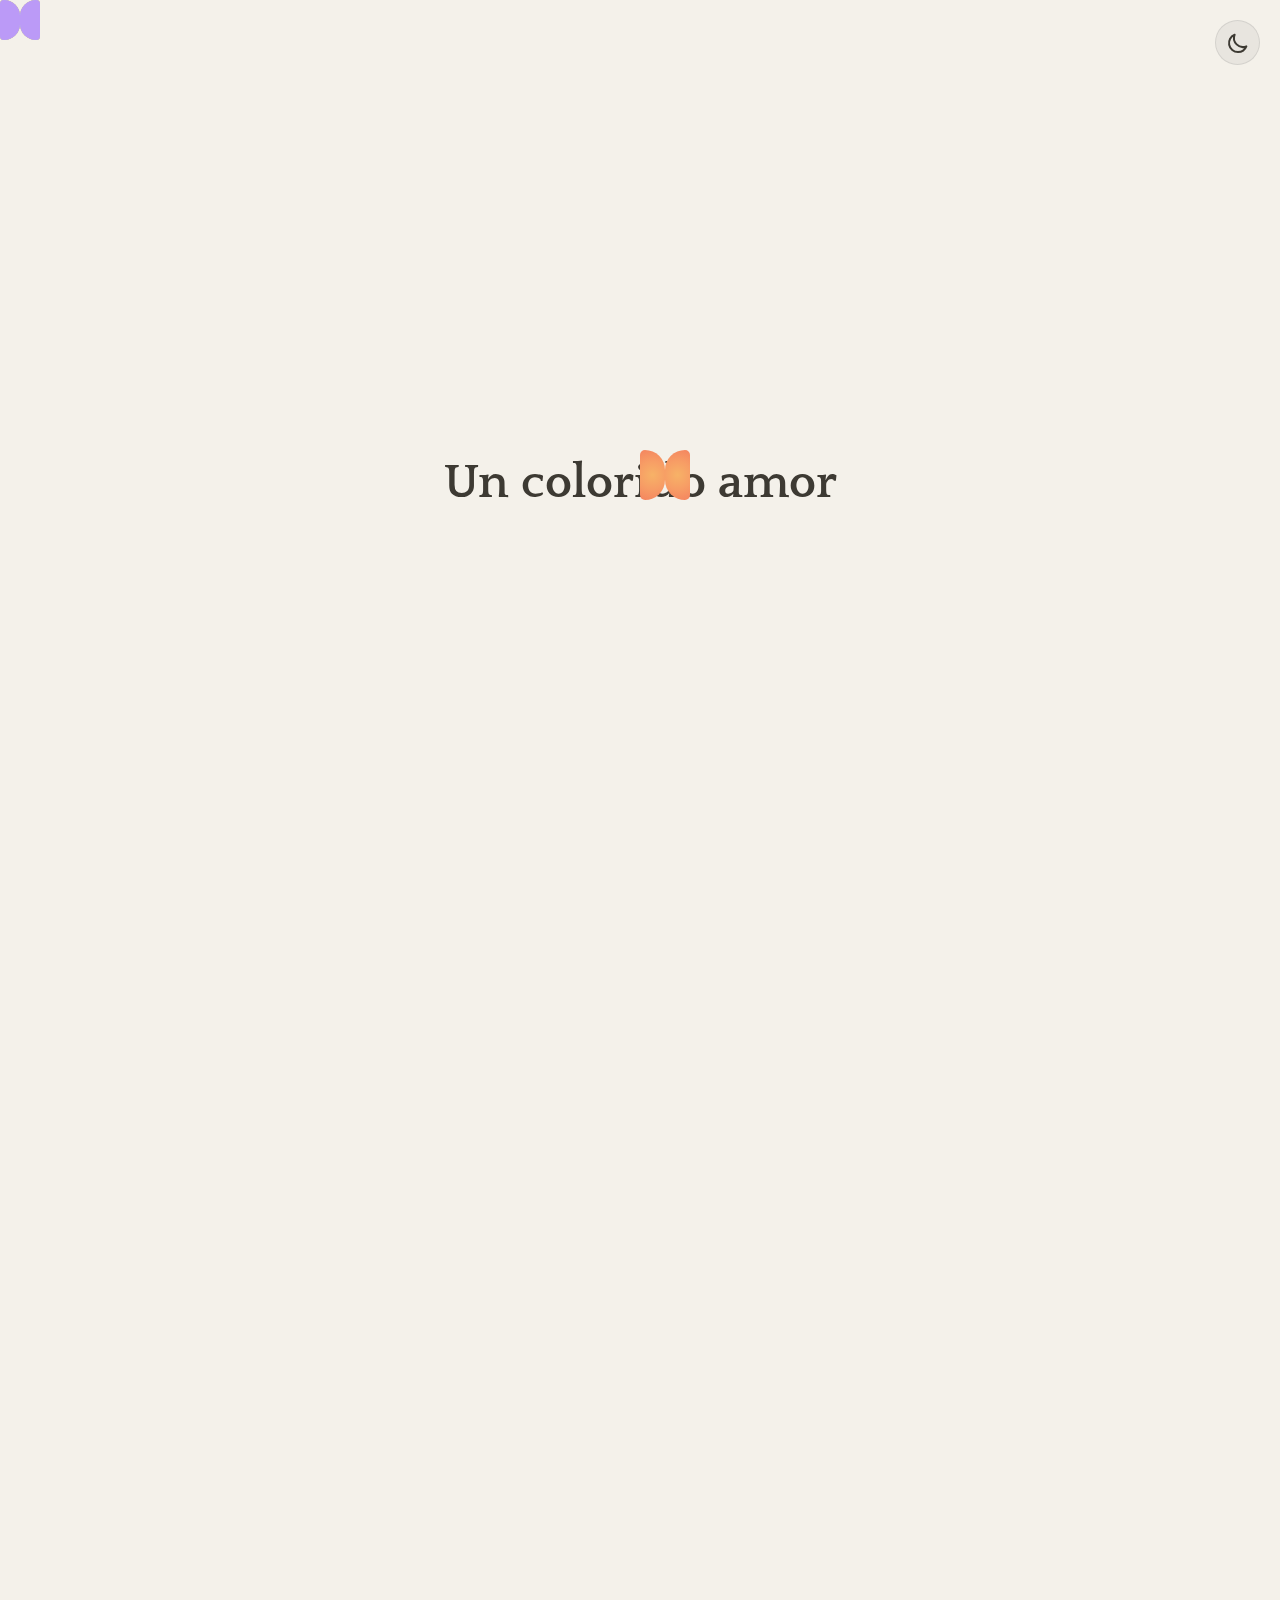
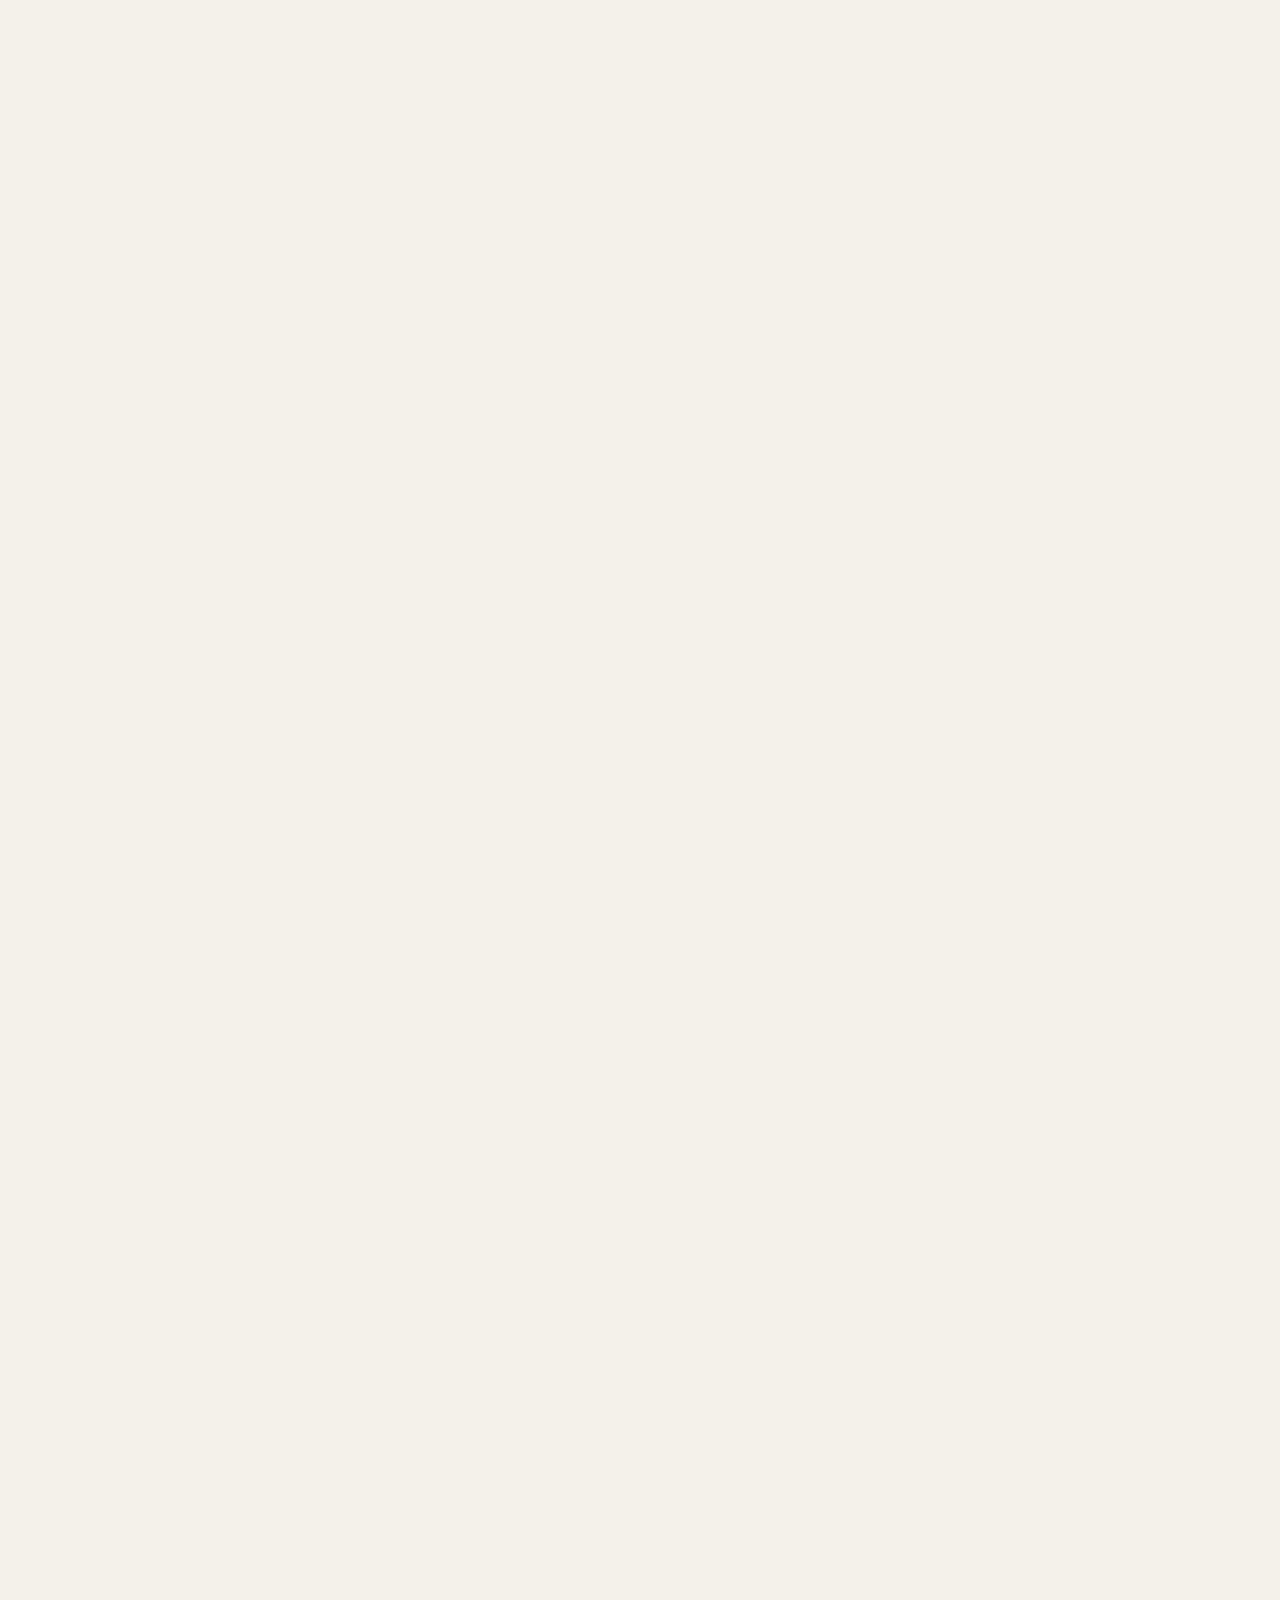
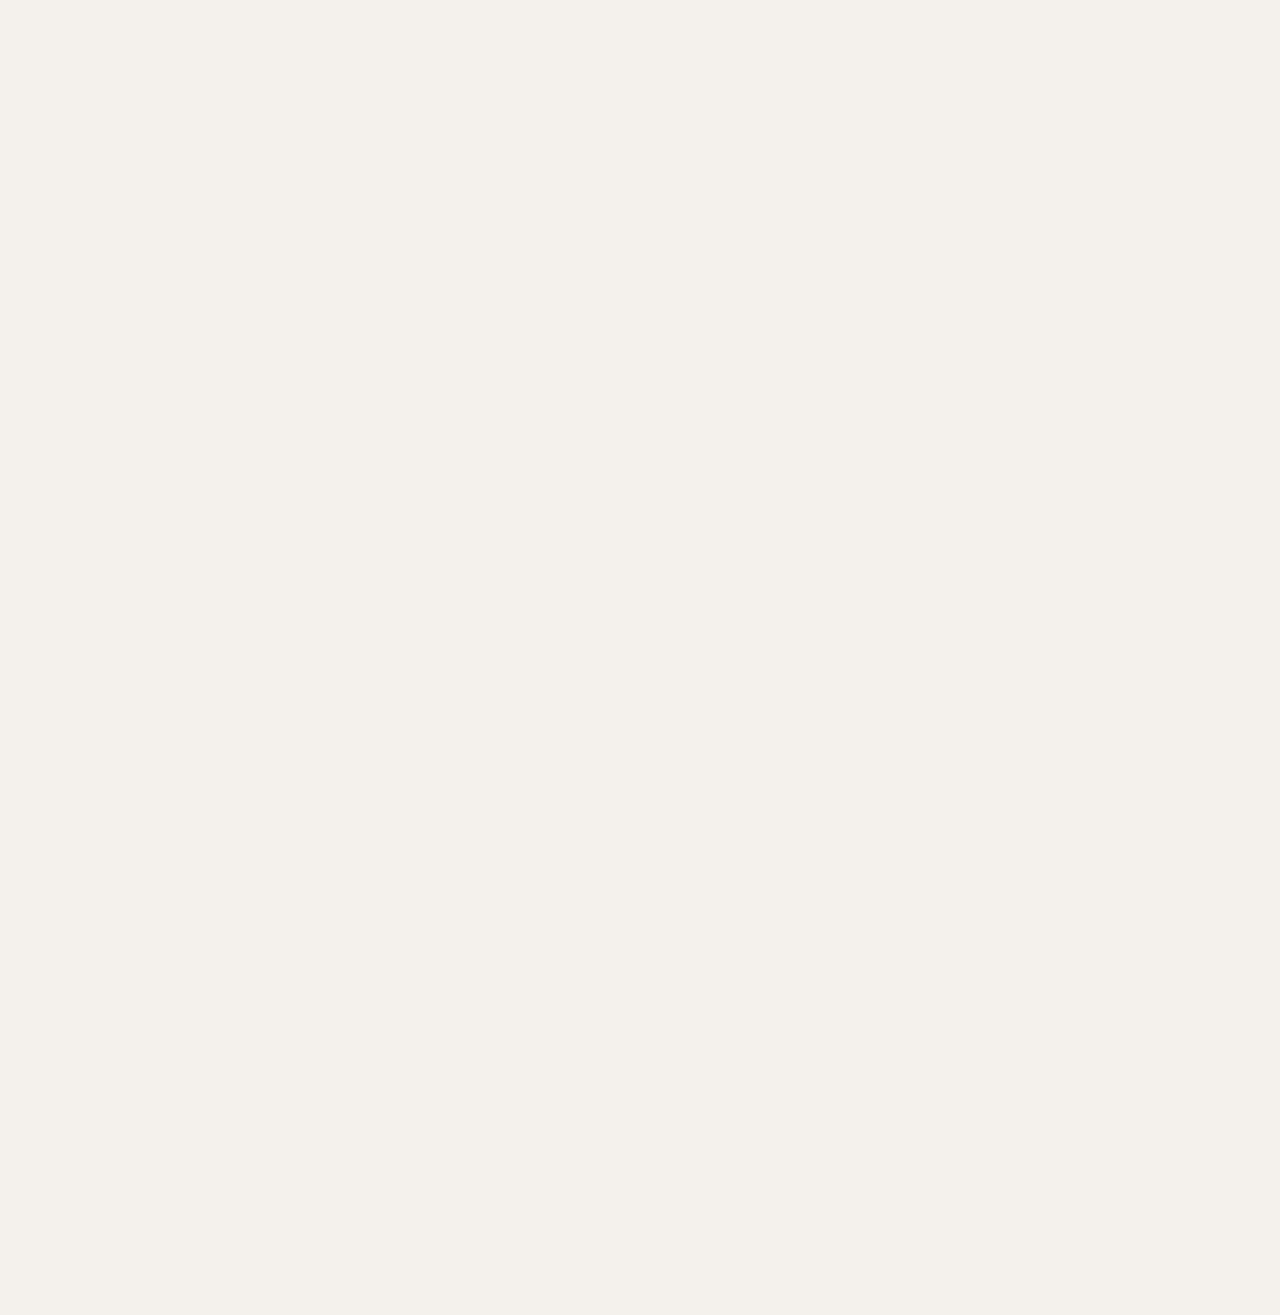
<file: Poema3.html>
<!DOCTYPE html>
<html lang="es">
<head>
    <meta charset="UTF-8">
    <meta name="viewport" content="width=device-width, initial-scale=1.0">
    <title>Un Colorido Amor v2</title>
    
    <link rel="preconnect" href="https://fonts.googleapis.com">
    <link rel="preconnect" href="https://fonts.gstatic.com" crossorigin>
    <link href="https://fonts.googleapis.com/css2?family=Quattrocento:wght@400;700&family=Raleway:wght@300;400;500&display=swap" rel="stylesheet">

    <style>
        /* === INICIO: DEFINICIÓN DE TEMAS (MODO DÍA Y NOCHE) === */
        :root {
            --color-paper: #f4f1ea;
            --color-text: #5c584f;
            --color-heading: #3d3a33;
            --color-bush: #5a7d58;
            --color-blob1: rgba(229, 152, 155, 0.6);
            --color-blob2: rgba(244, 211, 94, 0.6);
            --color-blob3: rgba(168, 218, 220, 0.6);
            --highlight-gradient: linear-gradient(90deg, #d95c61, #e39a3e, #4ea3aa);
            --butterfly-wing-gradient: radial-gradient(circle, #f7b267, #f79d65, #f4845f);
            
            --font-serif: 'Quattrocento', serif;
            --font-sans: 'Raleway', sans-serif;
            --transition-speed: 0.5s;
        }

        body.dark-mode {
            --color-paper: #0f1020;
            --color-text: #a9b1d6;
            --color-heading: #c0caf5;
            --color-bush: #6a9568;
            --color-blob1: rgba(186, 106, 196, 0.5);
            --color-blob2: rgba(94, 138, 244, 0.5);
            --color-blob3: rgba(100, 220, 200, 0.5);
            --highlight-gradient: linear-gradient(90deg, #f7768e, #7dcfff, #bb9af7);
            --butterfly-wing-gradient: radial-gradient(circle, #f7c776, #e0af68, #bb9af7);
        }
        /* === FIN: DEFINICIÓN DE TEMAS === */

        body {
            background-color: var(--color-paper);
            color: var(--color-text);
            font-family: var(--font-sans);
            margin: 0;
            overflow-x: hidden;
            transition: background-color var(--transition-speed), color var(--transition-speed);
        }

        /* Ocultar cursor solo en dispositivos que no son táctiles */
        @media (hover: hover) and (pointer: fine) {
            body { cursor: none; }
        }

        #butterfly-cursor {
            display: none; /* Oculto por defecto, se activa con JS si no es móvil */
            position: fixed;
            top: 0; left: 0; width: 50px; height: 50px;
            z-index: 9999;
            pointer-events: none;
            transform: translate(-50%, -50%);
            transition: transform 0.1s ease-out;
        }
        /* (Estilos de alas de mariposa como antes) */
        #butterfly-cursor .wing{position:absolute;width:50%;height:100%;background:var(--butterfly-wing-gradient);border-radius:5px 20px 20px 5px;}
        #butterfly-cursor .left-wing{left:0;transform-origin:right center;animation:flap-left .3s infinite alternate ease-in-out;}
        #butterfly-cursor .right-wing{right:0;transform-origin:left center;border-radius:20px 5px 5px 20px;animation:flap-right .3s infinite alternate ease-in-out;}
        @keyframes flap-left{from{transform:rotateY(0deg)}to{transform:rotateY(60deg)}}
        @keyframes flap-right{from{transform:rotateY(0deg)}to{transform:rotateY(-60deg)}}

        /* === INICIO: MARIPOSAS LIBRES === */
        #flying-butterflies-container {
            position: fixed; top: 0; left: 0;
            width: 100%; height: 100%;
            z-index: 0; pointer-events: none;
        }

        .flying-butterfly {
            position: absolute;
            width: 40px; height: 40px;
            transform-origin: center;
            /* La animación de ruta se asigna con JS */
        }
        .flying-butterfly .wing {
             position:absolute;width:50%;height:100%;border-radius:5px 20px 20px 5px;
        }
        .flying-butterfly .left-wing{left:0;transform-origin:right center;animation:flap-left .3s infinite alternate ease-in-out;}
        .flying-butterfly .right-wing{right:0;transform-origin:left center;border-radius:20px 5px 5px 20px;animation:flap-right .3s infinite alternate ease-in-out;}

        @keyframes fly-path-1 { 0%{top:110%;left:-10%} 25%{transform:rotate(20deg)} 50%{transform:rotate(-10deg)} 100%{top:-10%;left:110%;transform:rotate(10deg)} }
        @keyframes fly-path-2 { 0%{top:50%;left:-10%} 50%{transform:rotate(-20deg)} 100%{top:60%;left:110%;transform:rotate(25deg)} }
        @keyframes fly-path-3 { 0%{top:-10%;left:80%} 40%{transform:rotate(15deg)} 100%{top:110%;left:70%;transform:rotate(-5deg)} }
        /* === FIN: MARIPOSAS LIBRES === */

        #watercolor-background {
            position: fixed; top: 0; left: 0; width: 100%; height: 100%;
            z-index: -1; overflow: hidden;
        }
        .color-blob {
            position: absolute; border-radius: 50%;
            filter: blur(80px); opacity: 0;
            transition: opacity 2s ease-out, background-color var(--transition-speed);
        }
        #blob1 { width: 600px; height: 600px; top: 10%; left: 5%; background-color: var(--color-blob1); }
        #blob2 { width: 500px; height: 500px; top: 20%; right: 10%; background-color: var(--color-blob2); }
        #blob3 { width: 700px; height: 700px; bottom: 5%; left: 25%; background-color: var(--color-blob3); }

        main, header {
            position: relative; z-index: 1; width: 100%;
            display: flex; flex-direction: column; align-items: center;
        }
        .content-wrapper { max-width: 650px; padding: 2rem; }
        header { min-height: 100vh; justify-content: center; }
        header h1 {
            font-family: var(--font-serif); font-size: 3rem; font-weight: 700;
            text-align: center; color: var(--color-heading);
            transition: color var(--transition-speed);
        }
        
        #bush-container { position:relative;width:200px;height:150px;margin:2rem auto; }
        .leaf { position:absolute;width:80px;height:80px;background-color:var(--color-bush);border-radius:50% 0;transition:background-color var(--transition-speed), transform 0.5s ease-out;}
        #leaf1{top:30%;left:10%;transform:rotate(-30deg)} #leaf2{top:30%;right:10%;transform:rotate(120deg)} #leaf3{top:0;left:30%;transform:rotate(20deg) scale(.9)}
        #bush-container:hover .leaf{transform:scale(1.05)}
        
        /* === INICIO: SEPARACIÓN Y ANIMACIÓN DE ESTROFAS === */
        .estrofa {
            margin-bottom: 12rem; /* Mayor separación */
            opacity: 0;
            transform: translateY(30px);
            transition: opacity 1.2s ease-out, transform 1.2s ease-out;
        }
        .estrofa.visible {
            opacity: 1;
            transform: translateY(0);
        }
        /* === FIN: SEPARACIÓN Y ANIMACIÓN DE ESTROFAS === */

        .estrofa p {
            font-size: 1.5rem; line-height: 1.9; margin: 1rem 0;
            opacity: 0; filter: blur(5px); transform: translateY(10px);
            transition: opacity 1s, filter 1s, transform 1s;
            transition-timing-function: ease-out;
        }
        .estrofa.visible p { opacity: 1; filter: blur(0); transform: translateY(0); }

        /* === INICIO: ESTILO DE FRASES RESALTADAS === */
        .highlight {
            font-family: var(--font-serif); /* Cambio de fuente */
            font-weight: 700;
            font-style: italic;
            color: transparent;
            -webkit-background-clip: text;
            background-clip: text;
            background-image: var(--highlight-gradient);
            background-size: 200% 100%;
            animation: text-flow 5s infinite linear;
        }

        @keyframes text-flow {
            from { background-position: 200% 0; }
            to { background-position: 0 0; }
        }
        /* === FIN: ESTILO DE FRASES RESALTADAS === */

        /* === INICIO: INTERRUPTOR DE MODO NOCHE === */
        #theme-toggle {
            position: fixed;
            top: 20px; right: 20px;
            z-index: 1000;
            width: 45px; height: 45px;
            background: rgba(128,128,128,0.1);
            border: 1px solid rgba(128,128,128,0.2);
            border-radius: 50%;
            cursor: pointer;
            display: flex;
            justify-content: center;
            align-items: center;
            backdrop-filter: blur(5px);
            transition: all 0.3s;
        }
        #theme-toggle:hover { transform: scale(1.1); }
        #theme-toggle svg {
            width: 24px; height: 24px;
            color: var(--color-heading);
            position: absolute;
            transition: opacity 0.3s, transform 0.3s;
        }
        #sun-icon { opacity: 0; transform: rotate(-90deg); }
        #moon-icon { opacity: 1; transform: rotate(0deg); }

        body.dark-mode #sun-icon { opacity: 1; transform: rotate(0deg); }
        body.dark-mode #moon-icon { opacity: 0; transform: rotate(90deg); }
        /* === FIN: INTERRUPTOR DE MODO NOCHE === */

        @media (max-width: 768px) {
            header h1 { font-size: 2.2rem; }
            .estrofa { margin-bottom: 8rem; }
            .estrofa p { font-size: 1.2rem; }
        }
    </style>
</head>
<body>

    <div id="flying-butterflies-container"></div>
    <div id="butterfly-cursor">
        <div class="wing left-wing"></div>
        <div class="wing right-wing"></div>
    </div>
    
    <button id="theme-toggle" title="Cambiar tema">
        <svg id="moon-icon" xmlns="http://www.w3.org/2000/svg" fill="none" viewBox="0 0 24 24" stroke="currentColor"><path stroke-linecap="round" stroke-linejoin="round" stroke-width="2" d="M20.354 15.354A9 9 0 018.646 3.646 9.003 9.003 0 0012 21a9.003 9.003 0 008.354-5.646z" /></svg>
        <svg id="sun-icon" xmlns="http://www.w3.org/2000/svg" fill="none" viewBox="0 0 24 24" stroke="currentColor"><path stroke-linecap="round" stroke-linejoin="round" stroke-width="2" d="M12 3v1m0 16v1m9-9h-1M4 12H3m15.364 6.364l-.707-.707M6.343 6.343l-.707-.707m12.728 0l-.707.707M6.343 17.657l-.707.707M16 12a4 4 0 11-8 0 4 4 0 018 0z" /></svg>
    </button>

    <div id="watercolor-background">
        <div class="color-blob" id="blob1"></div>
        <div class="color-blob" id="blob2"></div>
        <div class="color-blob" id="blob3"></div>
    </div>

    <main>
        <div class="content-wrapper" id="content">
            <header>
                <h1>Un colorido amor</h1>
            </header>

            <section class="estrofa">
                <p>Mientras divagaba en mi mente</p>
                <p>Vi en el presente un arbusto</p>
                <p>Lucia <span class="highlight">mágico</span></p>
                <div id="bush-container">
                    <div class="leaf" id="leaf1"></div>
                    <div class="leaf" id="leaf2"></div>
                    <div class="leaf" id="leaf3"></div>
                </div>
                <p>Sobre el se posaba una <span class="highlight">mariposa Tan hermosa...</span></p>
            </section>

            <section class="estrofa">
                <p>Que terror me dio esa mariposa</p>
                <p>Pues aprendi que si un animal</p>
                <p>Es de <span class="highlight">colores vibrantes</span></p>
                <p>Algo de <span class="highlight">venenoso</span> debe de tener</p>
            </section>

            <section class="estrofa">
                <p>Se acerco y me toco</p>
                <p>Senti una <span class="highlight">caricia</span></p>
                <p>Como la <span class="highlight">brisa de primavera</span></p>
                <p>Algo simple que senti <span class="highlight">hermoso</span></p>
                <p>Pero me asuste al recordar</p>
                <p>Y la intente espantar</p>
            </section>
            
            <section class="estrofa">
                <p>Que ingenuo -me dijo la mariposa-</p>
                <p>Solo quiero mostrarte que debajo</p>
                <p>De estos colores</p>
                <p>Si hay <span class="highlight">paz</span></p>
            </section>

            <section class="estrofa">
                <p>¿Paz? Ja ja ja</p>
                <p>No la conozco -le mencione-</p>
            </section>

            <section class="estrofa">
                <p>Con razon persigues aquello</p>
                <p>Que te roba la paz y temes</p>
                <p>A lo que parece bueno</p>
                <p>Pues cuando probaste</p>
                <p>Los colores no entendiste</p>
                <p>Que en el <span class="highlight">espectro No todos son iguales</span></p>
            </section>

            <section class="estrofa">
                <p>¿A que te refieres?</p>
                <p>Pregunto curioso</p>
            </section>
            
            <section class="estrofa">
                <p>Tu temes por que jamas te han amado</p>
                <p>En tan <span class="highlight">vibrante tono</span></p>
                <p>Ni siquiera en un tono...</p>
            </section>
        </div>
    </main>

    <script>
        document.addEventListener('DOMContentLoaded', () => {

            const isTouchDevice = 'ontouchstart' in window || navigator.maxTouchPoints > 0;
            
            // --- LÓGICA DE LA MARIPOSA (CURSOR) ---
            if (!isTouchDevice) {
                const butterflyCursor = document.getElementById('butterfly-cursor');
                butterflyCursor.style.display = 'block';
                let mouseX = window.innerWidth / 2, mouseY = window.innerHeight / 2;
                let butterflyX = mouseX, butterflyY = mouseY;
                
                document.addEventListener('mousemove', (e) => { mouseX = e.clientX; mouseY = e.clientY; });
                
                function animateButterflyCursor() {
                    butterflyX += (mouseX - butterflyX) * 0.1;
                    butterflyY += (mouseY - butterflyY) * 0.1;
                    butterflyCursor.style.transform = `translate(${butterflyX}px, ${butterflyY}px)`;
                    requestAnimationFrame(animateButterflyCursor);
                }
                animateButterflyCursor();
            }
            
            // --- GENERADOR DE MARIPOSAS LIBRES ---
            const butterflyContainer = document.getElementById('flying-butterflies-container');
            const butterflyColors = ['#e4717a', '#f7b267', '#a8dadc', '#bb9af7'];
            for (let i = 0; i < 4; i++) {
                const bfly = document.createElement('div');
                bfly.className = 'flying-butterfly';
                bfly.innerHTML = `<div class="wing left-wing"></div><div class="wing right-wing"></div>`;
                bfly.style.animation = `fly-path-${(i % 3) + 1} ${15 + Math.random() * 10}s linear infinite`;
                bfly.style.animationDelay = `${Math.random() * 5}s`;
                
                const wings = bfly.querySelectorAll('.wing');
                wings.forEach(wing => wing.style.background = butterflyColors[i % butterflyColors.length]);
                
                butterflyContainer.appendChild(bfly);
            }

            // --- LÓGICA DEL MODO NOCHE ---
            const themeToggle = document.getElementById('theme-toggle');
            const body = document.body;

            // Revisa si el usuario ya tenía una preferencia
            if (localStorage.getItem('theme') === 'dark') {
                body.classList.add('dark-mode');
            }

            themeToggle.addEventListener('click', () => {
                body.classList.toggle('dark-mode');
                // Guarda la preferencia para futuras visitas
                if (body.classList.contains('dark-mode')) {
                    localStorage.setItem('theme', 'dark');
                } else {
                    localStorage.setItem('theme', 'light');
                }
            });

            // --- LÓGICA DE SCROLL PARA COLORES ---
            const blobs = document.querySelectorAll('.color-blob');
            function handleScroll() {
                const scrollTotal = document.body.scrollHeight - window.innerHeight;
                if (scrollTotal <= 0) return;
                const scrollPercent = Math.min(window.scrollY / scrollTotal, 1);
                
                if (scrollPercent > 0.05) blobs[0].style.opacity = '1';
                if (scrollPercent > 0.25) blobs[1].style.opacity = '1';
                if (scrollPercent > 0.45) blobs[2].style.opacity = '1';
            }
            window.addEventListener('scroll', handleScroll, { passive: true });

            // --- LÓGICA DE APARICIÓN DE ESTROFAS Y TEXTO ---
            const estrofas = document.querySelectorAll('.estrofa');
            const observer = new IntersectionObserver((entries) => {
                entries.forEach(entry => {
                    if (entry.isIntersecting) {
                        const estrofa = entry.target;
                        estrofa.classList.add('visible');
                        
                        estrofa.querySelectorAll('p').forEach((p, index) => {
                            p.style.transitionDelay = `${200 + index * 100}ms`; // Retraso inicial para que la estrofa entre primero
                        });
                        
                        observer.unobserve(estrofa);
                    }
                });
            }, { threshold: 0.2 });

            estrofas.forEach(estrofa => observer.observe(estrofa));

        });
    </script>
</body>
</html>
</file>
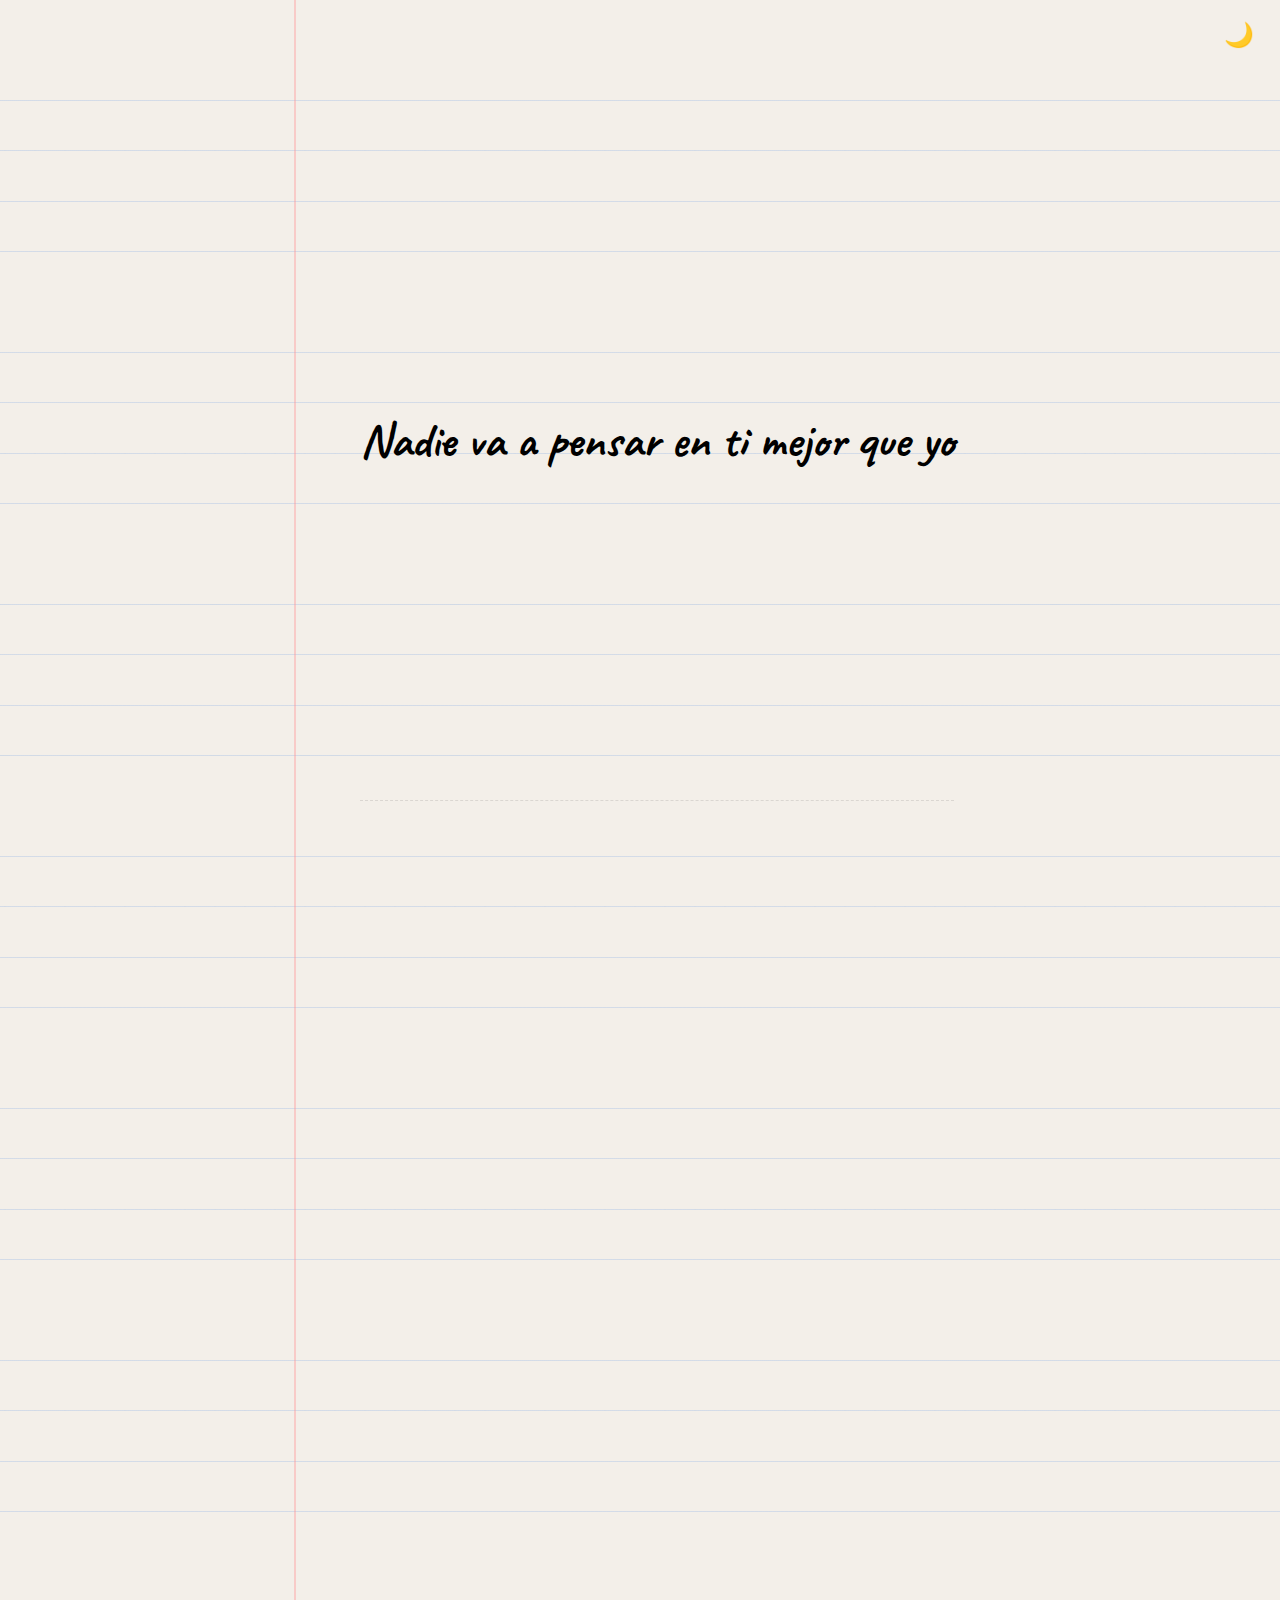
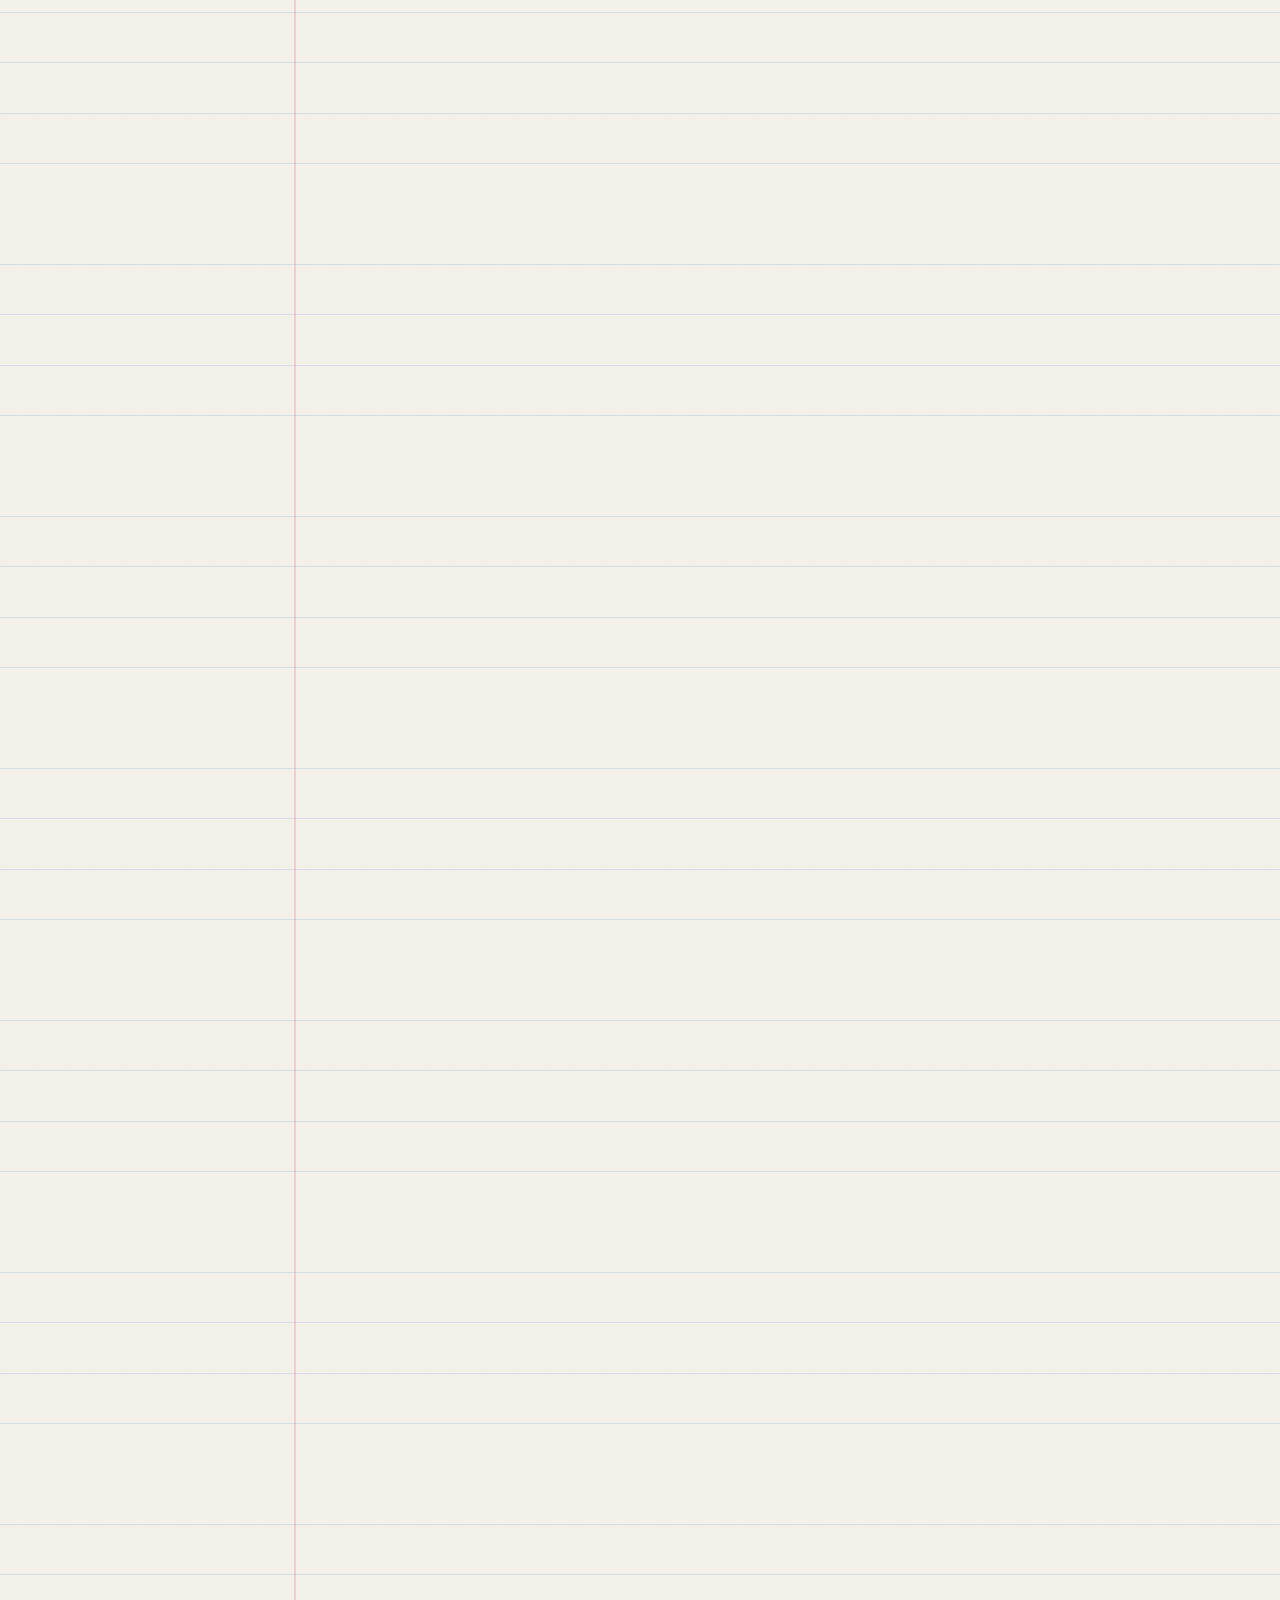
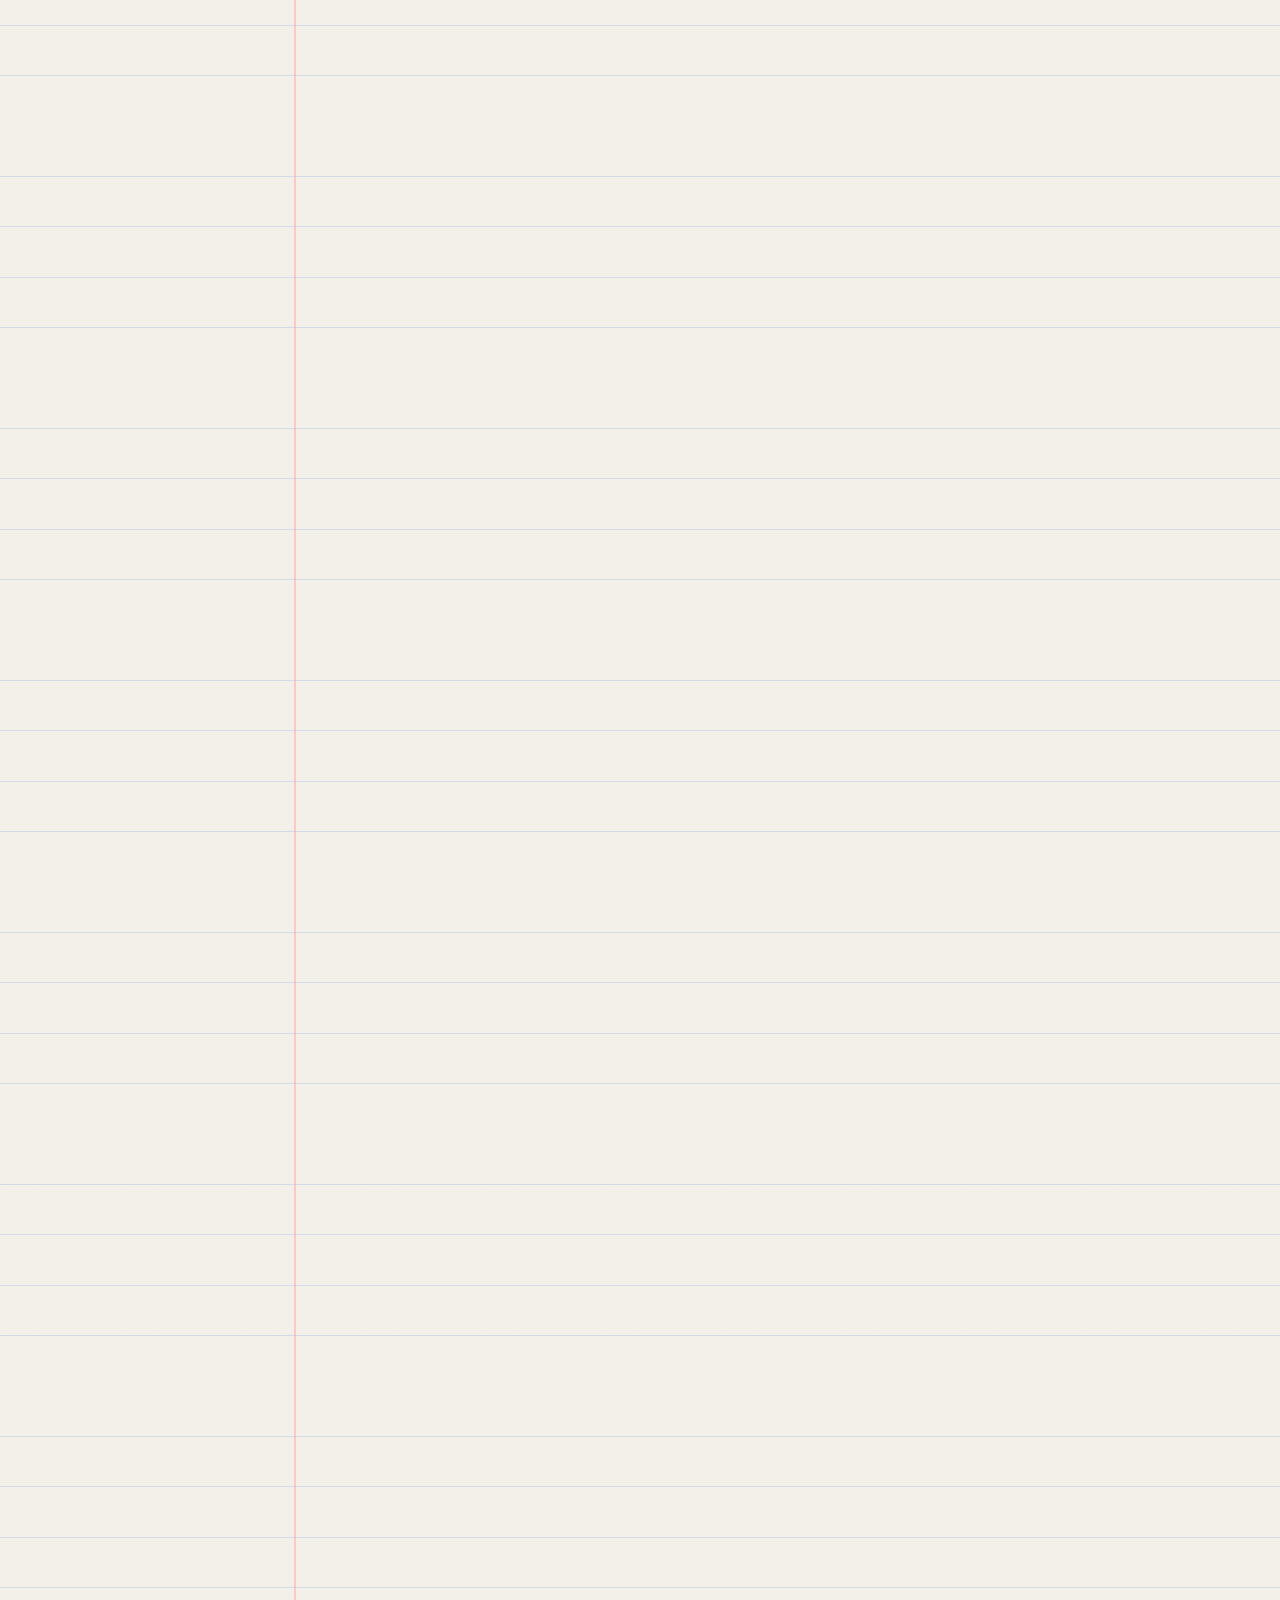
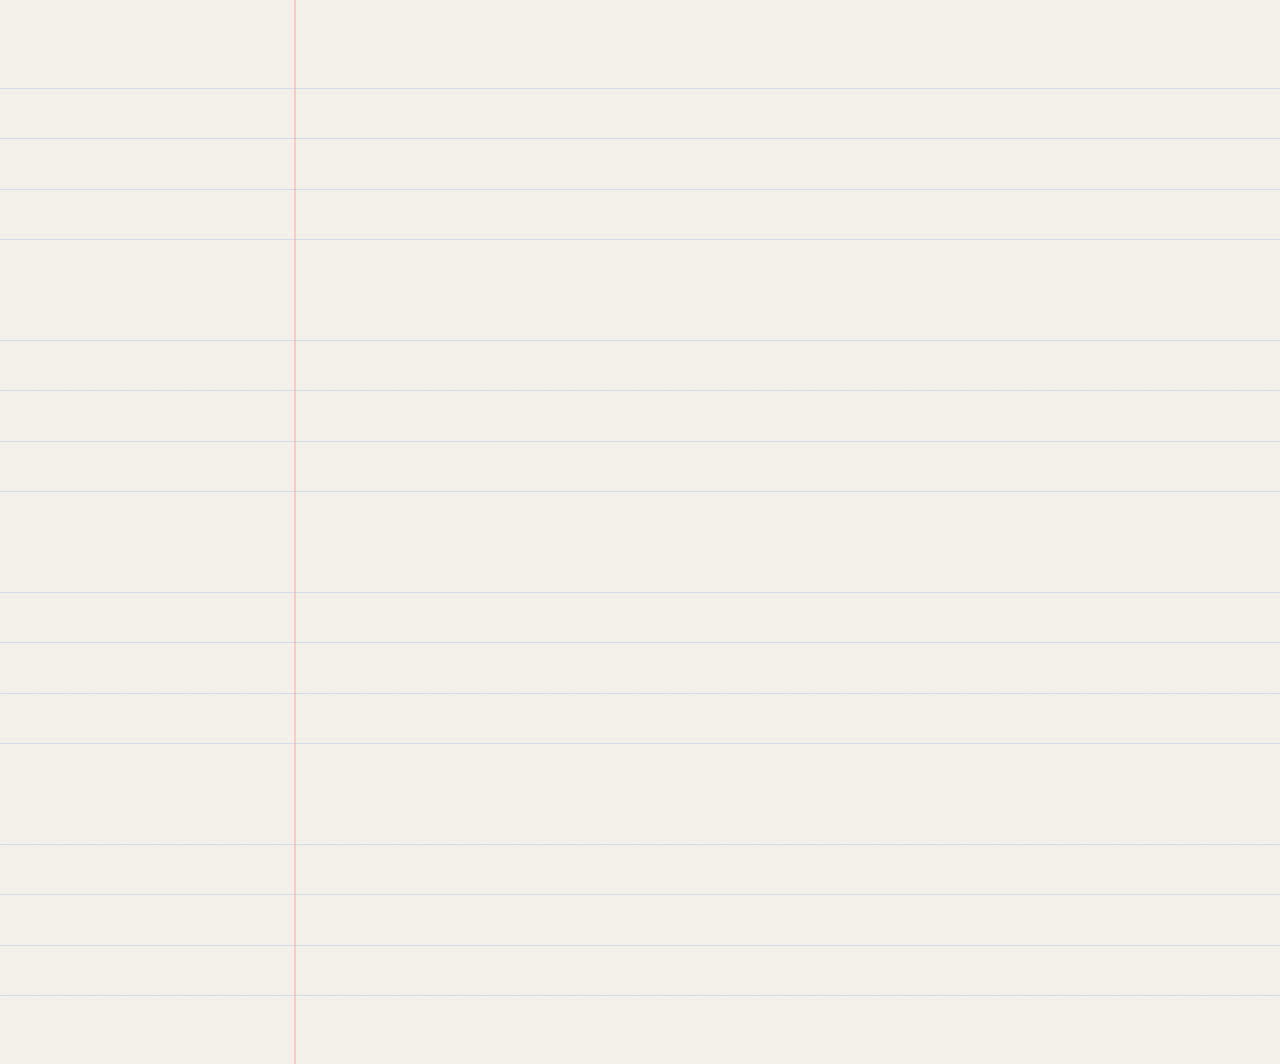
<file: poema4.html>
<!DOCTYPE html>
<html lang="es">
<head>
    <meta charset="UTF-8">
    <meta name="viewport" content="width=device-width, initial-scale=1.0">
    <title>El Cuaderno del Desamor</title>
    
    <link rel="preconnect" href="https://fonts.googleapis.com">
    <link rel="preconnect" href="https://fonts.gstatic.com" crossorigin>
    <link href="https://fonts.googleapis.com/css2?family=Caveat:wght@400;700&family=Kalam:wght@300;400&display=swap" rel="stylesheet">

    <style>
        :root {
            /* Tema Claro (por defecto) */
            --paper-bg: #f3efe9;
            --ink-color: #2b2825;
            --highlight-ink-color: #000;
            --blood-color: #c53030;
            --annotation-color: #4a5568;
            --notebook-line-color: rgba(180, 200, 230, 0.5);
            --paper-texture: url('data:image/svg+xml,%3Csvg width="60" height="60" viewBox="0 0 60 60" xmlns="http://www.w3.org/2000/svg"%3E%3Cg fill="none" fill-rule="evenodd"%3E%3Cg fill="%23d4cfc8" fill-opacity="0.1"%3E%3Cpath d="M36 34v-4h-2v4h-4v2h4v4h2v-4h4v-2h-4zm0-30V0h-2v4h-4v2h4v4h2V6h4V4h-4zM6 34v-4H4v4H0v2h4v4h2v-4h4v-2H6zM6 4V0H4v4H0v2h4v4h2V6h4V4H6z"/%3E%3C/g%3E%3C/g%3E%3C/svg%3E');

            --font-main: 'Kalam', cursive;
            --font-highlight: 'Caveat', cursive;
            --transition-speed: 0.4s;
        }

        body.dark-mode {
            /* Tema Oscuro */
            --paper-bg: #2d2d2d;
            --ink-color: #c7c7c7;
            --highlight-ink-color: #ffffff;
            --blood-color: #e53e3e;
            --annotation-color: #718096;
            --notebook-line-color: rgba(90, 110, 140, 0.3);
            --paper-texture: url('data:image/svg+xml,%3Csvg width="60" height="60" viewBox="0 0 60 60" xmlns="http://www.w3.org/2000/svg"%3E%3Cg fill="none" fill-rule="evenodd"%3E%3Cg fill="%23454545" fill-opacity="0.1"%3E%3Cpath d="M36 34v-4h-2v4h-4v2h4v4h2v-4h4v-2h-4zm0-30V0h-2v4h-4v2h4v4h2V6h4V4h-4zM6 34v-4H4v4H0v2h4v4h2v-4h4v-2H6zM6 4V0H4v4H0v2h4v4h2V6h4V4H6z"/%3E%3C/g%3E%3C/g%3E%3C/svg%3E');
        }

        body {
            background-color: var(--paper-bg);
            /* Capas de fondo: líneas de cuaderno sobre la textura */
            background-image: 
                repeating-linear-gradient(var(--paper-bg), var(--paper-bg) 3.1rem, var(--notebook-line-color) 3.1rem, var(--notebook-line-color) 3.15rem),
                var(--paper-texture);
            color: var(--ink-color);
            font-family: var(--font-main);
            margin: 0;
            overflow-x: hidden;
            transition: background-color var(--transition-speed), color var(--transition-speed);
        }

        main {
            width: 100%;
            display: flex;
            justify-content: center;
        }

        .notebook-page {
            max-width: 700px;
            padding: 5rem 2rem 5rem 4rem; /* Más espacio a la izquierda para el margen */
            position: relative;
            /* Línea de margen roja del cuaderno */
            border-left: 2px solid rgba(255, 150, 150, 0.4);
        }

        header {
            min-height: 80vh;
            display: flex;
            align-items: center;
            justify-content: center;
            text-align: center;
            border-bottom: 1px dashed rgba(0,0,0,0.1); /* Línea punteada como de pre-corte */
            margin-bottom: 5rem;
        }
        body.dark-mode header { border-bottom-color: rgba(255,255,255,0.1); }

        header h1 {
            font-family: var(--font-highlight);
            font-size: 3rem;
            color: var(--highlight-ink-color);
            transition: color var(--transition-speed);
        }

        .estrofa {
            margin-bottom: 15rem;
            position: relative;
        }

        .estrofa p {
            font-size: 1.8rem;
            line-height: 1.7; /* Alineado con el rayado del cuaderno */
            margin: 1.4rem 0; /* Doble espacio para que coincida con el rayado */
            clip-path: polygon(0 0, 0 0, 0 100%, 0% 100%);
            transition: clip-path 1s cubic-bezier(0.645, 0.045, 0.355, 1);
        }
        .estrofa.visible p {
            clip-path: polygon(0 0, 100% 0, 100% 100%, 0 100%);
        }

        .highlight {
            font-family: var(--font-highlight);
            font-size: 2.2rem;
            color: var(--highlight-ink-color);
            position: relative;
            transition: all 0.2s;
        }
        .highlight:hover {
            transform: translateY(-2px);
        }

        .underline::after {
            content: ''; position: absolute; left: 0; bottom: -5px; width: 100%; height: 2px;
            background-color: var(--annotation-color); transform: scaleX(0); transform-origin: left;
            transition: transform 0.8s cubic-bezier(0.19, 1, 0.22, 1);
        }
        .estrofa.visible .underline::after { transform: scaleX(1); }
        
        .circle { position: relative; }
        .circle .circle-svg {
            position: absolute; top: 50%; left: 50%; width: 130%; height: 160%;
            transform: translate(-50%, -50%); z-index: -1;
            stroke: var(--annotation-color); stroke-width: 2; fill: none;
            stroke-dasharray: 1000; stroke-dashoffset: 1000;
            transition: stroke-dashoffset 1.2s ease-in-out;
        }
        .estrofa.visible .circle .circle-svg { stroke-dashoffset: 0; }
        

        .strikethrough { position: relative; }
        .strikethrough::after {
            content: ''; position: absolute; left: 0; top: 55%; width: 100%; height: 2px;
            background-image: url('data:image/svg+xml;utf8,<svg preserveAspectRatio="none" viewBox="0 0 100 100" xmlns="http://www.w3.org/2000/svg"><path d="M0,50 Q25,25 50,50 T100,50" fill="none" stroke-width="3" stroke="black" /></svg>');
            background-size: 100% 100%; transform: scaleX(0); transform-origin: left;
            transition: transform 0.6s ease-out;
        }
        body.dark-mode .strikethrough::after { background-image: url('data:image/svg+xml;utf8,<svg preserveAspectRatio="none" viewBox="0 0 100 100" xmlns="http://www.w3.org/2000/svg"><path d="M0,50 Q25,25 50,50 T100,50" fill="none" stroke-width="3" stroke="white" /></svg>'); }
        
        .estrofa.visible .strikethrough::after { transform: scaleX(1); }

        .bleeding { position: relative; z-index: 1; }
        .bleeding::before {
            content: ''; position: absolute; left: -5px; top: 0; right: -5px; bottom: 0;
            background-color: var(--blood-color); filter: blur(8px); border-radius: 3px;
            z-index: -1; opacity: 0.6; transform: scaleY(0);
            transition: transform 0.8s ease;
        }
        .estrofa.visible .bleeding::before { transform: scaleY(1.3); }

        .blurry { filter: blur(2px); transition: filter 0.5s; }

        .doodle {
            position: absolute; width: 50px; height: 50px; opacity: 0;
            transition: opacity 1.5s; stroke: var(--annotation-color); stroke-width: 2; fill: none;
        }
        .estrofa.visible .doodle { opacity: 0.5; }
        #doodle1 { top: 20%; right: -80px; transform: rotate(15deg); }
        #doodle2 { top: 50%; left: -90px; transform: rotate(-20deg); }
        #doodle3 { bottom: 0%; right: -70px; width: 40px; }

        #theme-toggle {
            position: fixed; top: 20px; right: 20px; z-index: 1000; font-size: 1.5rem;
            background: transparent; border: none; cursor: pointer; transition: transform 0.3s;
        }
        #theme-toggle:hover { transform: scale(1.2) rotate(10deg); }
        #sun-icon { display: none; }
        body.dark-mode #sun-icon { display: block; }
        body.dark-mode #moon-icon { display: none; }

        @media (max-width: 768px) {
            .notebook-page { padding: 5rem 1rem; border-left: none; }
            header h1 { font-size: 2.2rem; }
            .estrofa p { font-size: 1.4rem; line-height: 2; margin: 1rem 0; background-size: auto 4rem; }
            body { background-size: auto 4rem, auto; }
            .doodle { display: none; }
        }
    </style>
</head>
<body>

    <button id="theme-toggle" title="Cambiar tema">
        <span id="moon-icon">🌙</span>
        <span id="sun-icon">☀️</span>
    </button>

    <main>
        <div class="notebook-page">
            <header>
                <h1>Nadie va a pensar en ti mejor que yo</h1>
            </header>

            <section class="estrofa">
                <p>Nadie va a pensar en ti mejor que yo</p>
                <p>pensé al verla , sin saber que</p>
                <p>ella no entendía, pues aunque</p>
                <p>constaté, yo repetía,</p>
                <p>no servía</p>
                <p>porque a ella yo ya no tenía,</p>
                <p>pues perdida tenía su vida,</p>
                <p>pues <span class="highlight underline">amar ella no sabía.</span></p>
            </section>
            
            <section class="estrofa">
                 <p>Y aunque creí que podía</p>
                <p>y que amar ella intentaría,</p>
                <p>quién diría lo <span class="highlight strikethrough">equivocado</span> que</p>
                <p>yo estaría.</p>
            </section>

            <section class="estrofa">
                <svg class="doodle" id="doodle1" viewBox="0 0 100 100"><path d="M20,50 Q50,20 80,50 T 50,80 T20,50" stroke-dasharray="5,5" /></svg>
                <p>Qué caro me costó ese beso,</p>
                <p>ese beso que sabía a <span class="highlight circle">trozo de cielo. <svg class="circle-svg"><ellipse cx="50" cy="50" rx="45" ry="30"/></svg></span></p>
                <p>un cielo que no era eterno,</p>
                <p>ese cielo que alguna vez</p>
                <p>no me perdia su amanecer</p>
                <p>ahora espero su anochecer.</p>
            </section>

             <section class="estrofa">
                <p>Me costó mi buen ver,</p>
                <p>pues mi vista, cual <span class="highlight blurry">cámara dañada,</span></p>
                <p>no podía ver qué parecer en mí había,</p>
                <p>y mi voz, cual <span class="highlight">vocero sin voz,</span></p>
                <p>mis <span class="highlight bleeding">labios sangrando</span></p>
                <p>de amor cual cordero al matadero,</p>
                <p>y mi amor, cual ciego que no entiende</p>
                <p>un <span class="strikethrough">color.</span></p>
            </section>

            <section class="estrofa">
                <svg class="doodle" id="doodle2" viewBox="0 0 100 100"><path d="M50,10 C90,10 90,90 50,90 C10,90 10,10 50,10" /></svg>
                <p>Qué caro me costó</p>
                <p>pensar en ti como nadie lo haría.</p>
                <p>Pero... <span class="highlight underline">cuánto daría</span></p>
                <p>por volver a la noche</p>
                <p>en que de ti no sabía nada</p>
                <p>y conocerte era mi mayor meta.</p>
            </section>
            
            <section class="estrofa">
                 <svg class="doodle" id="doodle3" viewBox="0 0 100 100"><path d="M20 20 L80 80 M80 20 L20 80 M50 10 V 90 M10 50 H 90" stroke-width="4" stroke-linecap="round"/></svg>
                <p>Pero mostrarte amor</p>
                <p>era como <span class="highlight circle">explicar un color al ciego.<svg class="circle-svg"><ellipse cx="50" cy="50" rx="45" ry="30"/></svg></span></p>
                <p>Pues, ¿cómo explicas algo que necesita</p>
                <p>ser visto a quien no puede ver?</p>
                <p>¿Cómo te explicaba el amor, si</p>
                <p>amor jamás habías visto?</p>
            </section>

             <section class="estrofa">
                <p>Pero te amo,</p>
                <p>aunque no entiendes qué es eso...</p>
                <p>cual <span class="highlight">espíritu errante</span></p>
                <p>se encuentra tu alma buscando</p>
                <p>amor, pero al darte</p>
                <p>no lo reconociste</p>
                <p>pues no puedes reconocer</p>
                <p>lo que jamás haz experimentado.</p>
            </section>
        </div>
    </main>

    <script>
        document.addEventListener('DOMContentLoaded', () => {
            const themeToggle = document.getElementById('theme-toggle');
            const body = document.body;

            if (localStorage.getItem('theme') === 'dark') {
                body.classList.add('dark-mode');
            } else {
                body.classList.remove('dark-mode');
            }

            themeToggle.addEventListener('click', () => {
                body.classList.toggle('dark-mode');
                localStorage.setItem('theme', body.classList.contains('dark-mode') ? 'dark' : 'light');
            });

            const estrofas = document.querySelectorAll('.estrofa');
            const observer = new IntersectionObserver((entries) => {
                entries.forEach(entry => {
                    if (entry.isIntersecting) {
                        const estrofa = entry.target;
                        estrofa.classList.add('visible');
                        
                        const lines = estrofa.querySelectorAll('p');
                        lines.forEach((line, index) => {
                            line.style.transitionDelay = `${index * 150}ms`;
                        });
                        
                        const highlights = estrofa.querySelectorAll('.underline, .strikethrough, .bleeding, .circle');
                        highlights.forEach(highlight => {
                             highlight.style.transitionDelay = `${lines.length * 150 + 200}ms`;
                        });

                        observer.unobserve(estrofa);
                    }
                });
            }, { threshold: 0.3 });

            estrofas.forEach(estrofa => observer.observe(estrofa));
        });
    </script>
</body>
</html>
</file>
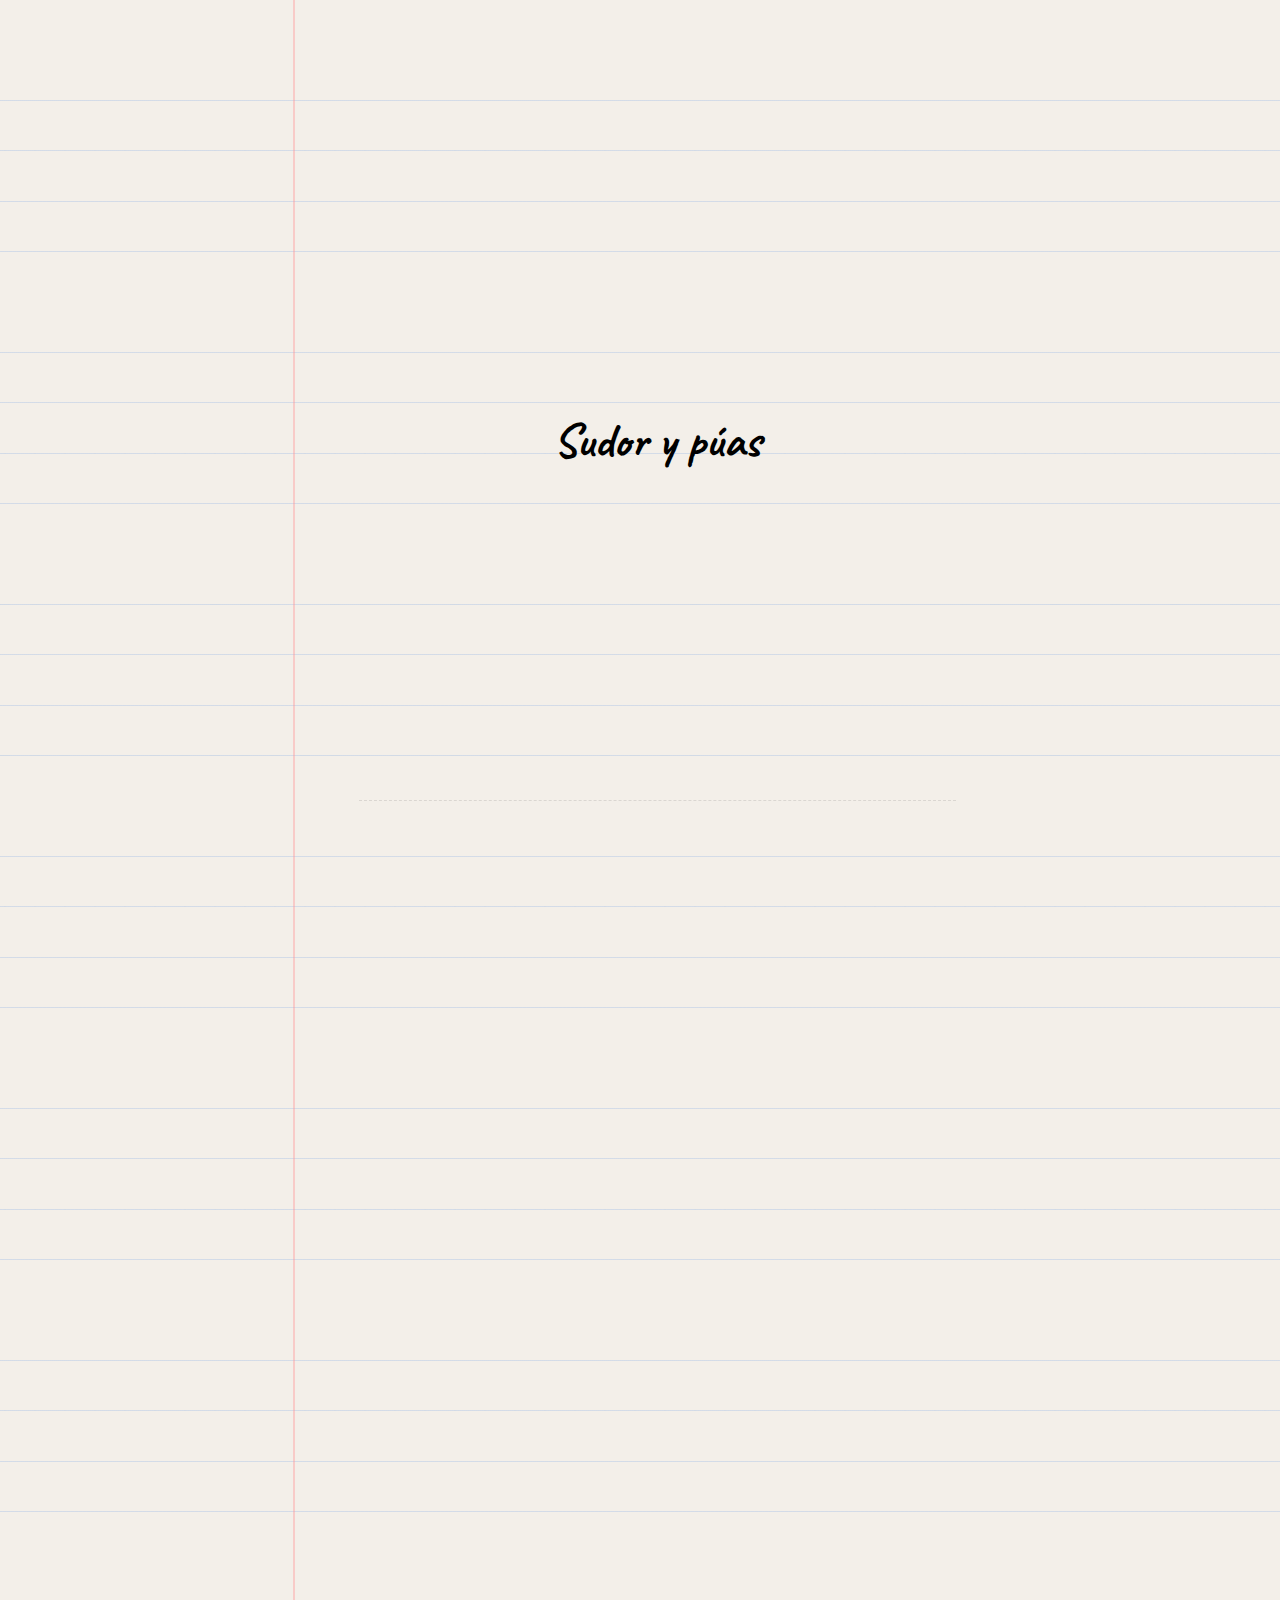
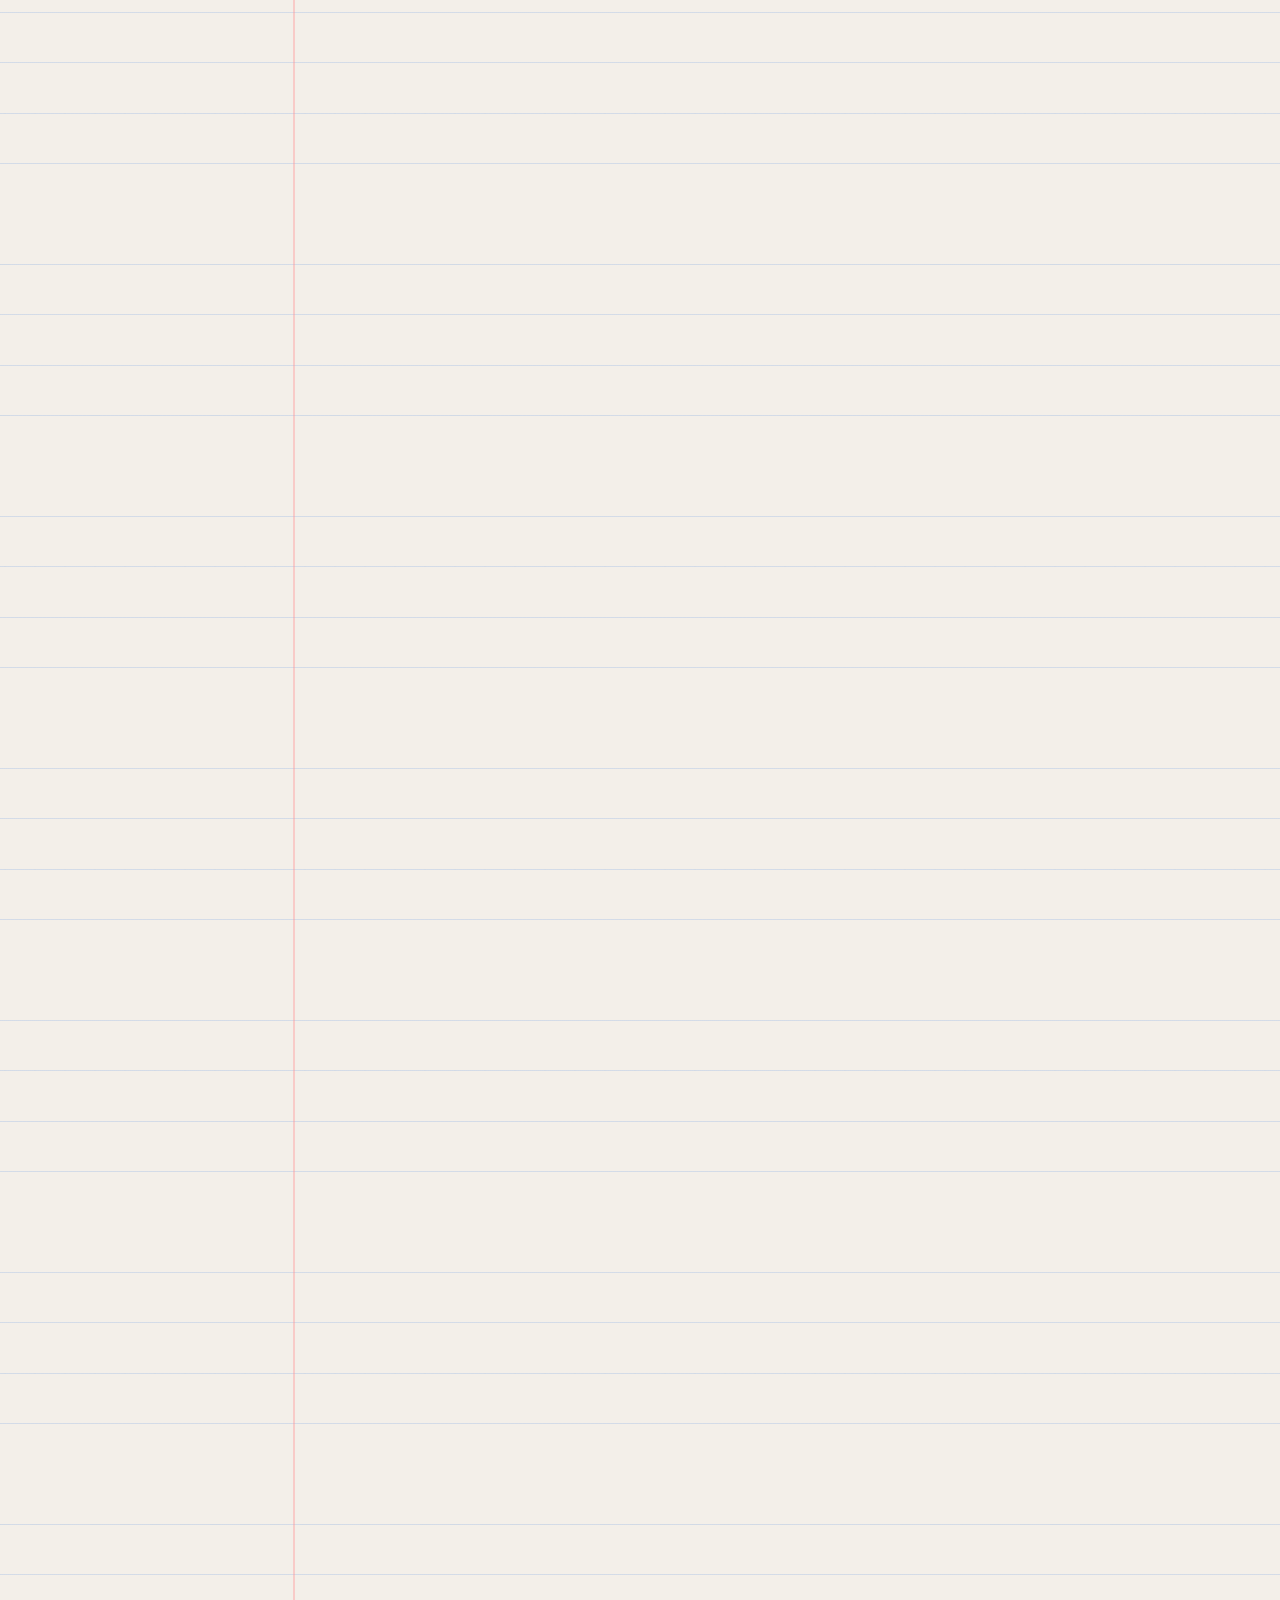
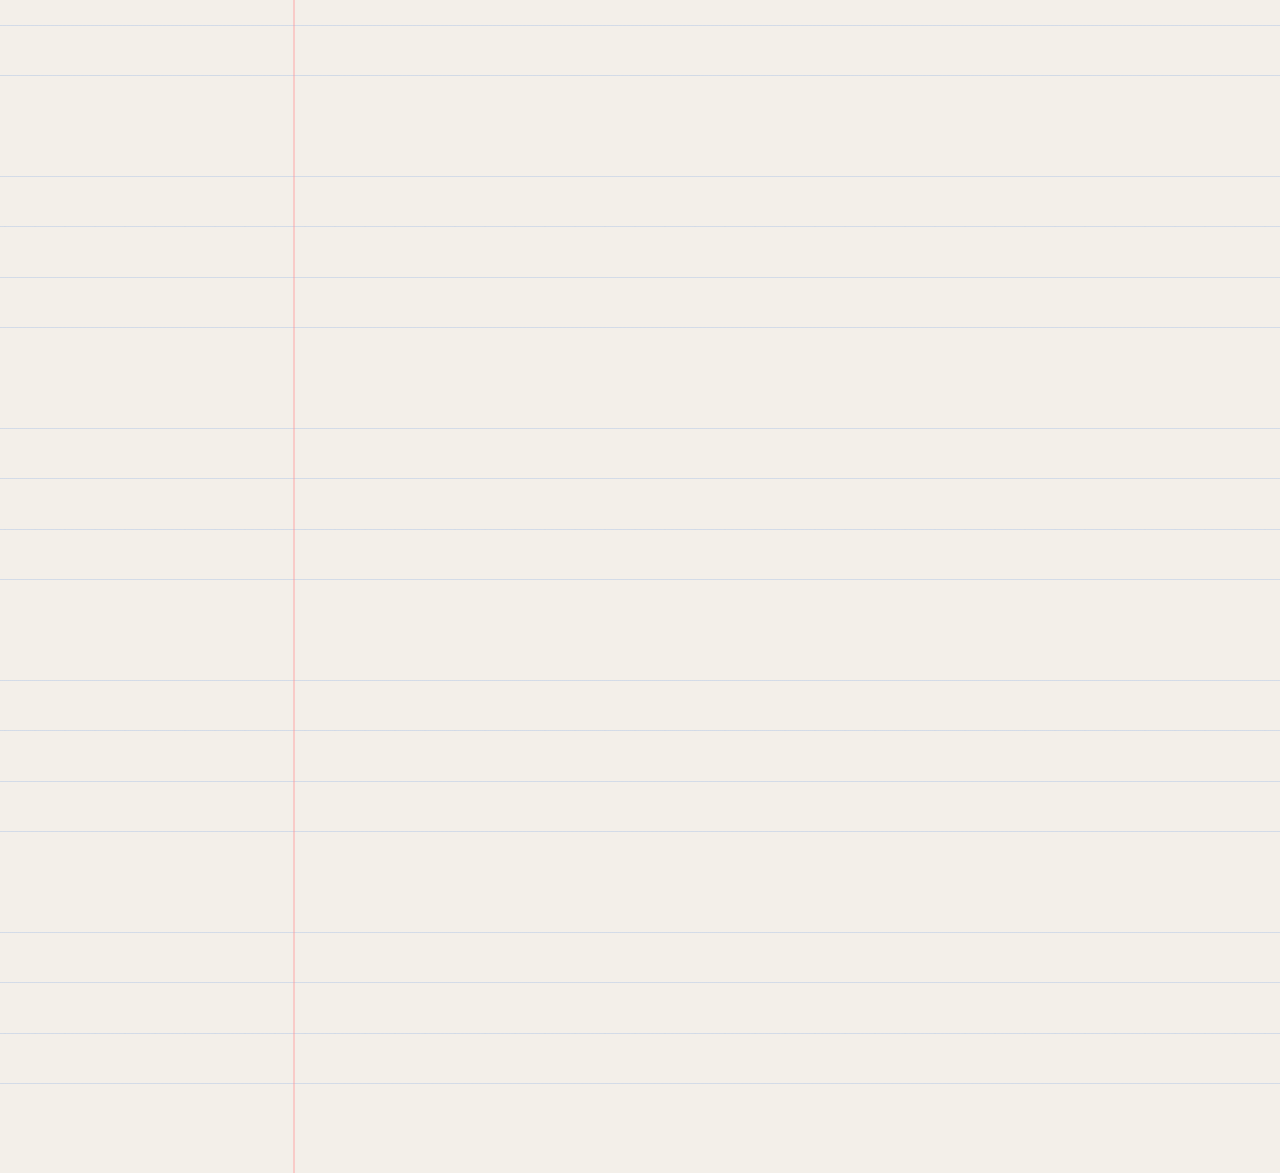
<file: poema5.html>
<!DOCTYPE html>
<html lang="es">
<head>
    <meta charset="UTF-8">
    <meta name="viewport" content="width=device-width, initial-scale=1.0">
    <title>Sudor y púas</title>
    
    <link rel="preconnect" href="https://fonts.googleapis.com">
    <link rel="preconnect" href="https://fonts.gstatic.com" crossorigin>
    <link href="https://fonts.googleapis.com/css2?family=Caveat:wght@400;700&family=Kalam:wght@300;400&display=swap" rel="stylesheet">

    <style>
        :root {
            --paper-bg: #f3efe9;
            --ink-color: #2b2825;
            --highlight-ink-color: #000;
            --blood-color: #ab2a2a;
            --annotation-color: #4a5568;
            --notebook-line-color: rgba(180, 200, 230, 0.5);
            --paper-texture: url('data:image/svg+xml,%3Csvg width="60" height="60" viewBox="0 0 60 60" xmlns="http://www.w3.org/2000/svg"%3E%3Cg fill="none" fill-rule="evenodd"%3E%3Cg fill="%23d4cfc8" fill-opacity="0.1"%3E%3Cpath d="M36 34v-4h-2v4h-4v2h4v4h2v-4h4v-2h-4zm0-30V0h-2v4h-4v2h4v4h2V6h4V4h-4zM6 34v-4H4v4H0v2h4v4h2v-4h4v-2H6zM6 4V0H4v4H0v2h4v4h2V6h4V4H6z"/%3E%3C/g%3E%3C/g%3E%3C/svg%3E');

            --font-main: 'Kalam', cursive;
            --font-highlight: 'Caveat', cursive;
        }

        body {
            background-color: var(--paper-bg);
            background-image: 
                repeating-linear-gradient(var(--paper-bg), var(--paper-bg) 3.1rem, var(--notebook-line-color) 3.1rem, var(--notebook-line-color) 3.15rem),
                var(--paper-texture);
            color: var(--ink-color);
            font-family: var(--font-main);
            margin: 0;
            overflow-x: hidden;
        }

        main {
            width: 100%;
            display: flex;
            justify-content: center;
        }

        .notebook-page {
            max-width: 700px;
            padding: 5rem 2rem 5rem 4rem;
            position: relative;
            border-left: 2px solid rgba(255, 150, 150, 0.4);
        }

        header {
            min-height: 80vh;
            display: flex;
            align-items: center;
            justify-content: center;
            text-align: center;
            border-bottom: 1px dashed rgba(0,0,0,0.1);
            margin-bottom: 5rem;
        }

        header h1 {
            font-family: var(--font-highlight);
            font-size: 3rem;
            color: var(--highlight-ink-color);
        }

        .estrofa {
            margin-bottom: 15rem;
            position: relative;
        }

        .estrofa p {
            font-size: 1.8rem;
            line-height: 1.7;
            margin: 1.4rem 0;
            clip-path: polygon(0 0, 0 0, 0 100%, 0% 100%);
            transition: clip-path 1s cubic-bezier(0.645, 0.045, 0.355, 1);
        }
        .estrofa.visible p {
            clip-path: polygon(0 0, 100% 0, 100% 100%, 0 100%);
        }

        .highlight {
            font-family: var(--font-highlight);
            font-size: 2.2rem;
            color: var(--highlight-ink-color);
            position: relative;
            transition: all 0.2s;
        }
        .highlight:hover {
            transform: translateY(-2px);
        }

        .underline::after {
            content: ''; position: absolute; left: 0; bottom: -5px; width: 100%; height: 2px;
            background-color: var(--annotation-color); transform: scaleX(0); transform-origin: left;
            transition: transform 0.8s cubic-bezier(0.19, 1, 0.22, 1);
        }
        .estrofa.visible .underline::after { transform: scaleX(1); }

        .circle { position: relative; }
        .circle .circle-svg {
            position: absolute; top: 50%; left: 50%; width: 130%; height: 160%;
            transform: translate(-50%, -50%); z-index: -1;
            stroke: var(--annotation-color); stroke-width: 2; fill: none;
            stroke-dasharray: 1000; stroke-dashoffset: 1000;
            transition: stroke-dashoffset 1.2s ease-in-out;
        }
        .estrofa.visible .circle .circle-svg { stroke-dashoffset: 0; }

        /* --- NUEVO EFECTO DE MANCHÓN DE TINTA ROJA --- */
        .ink-blot {
            color: var(--blood-color);
            font-weight: 700;
            position: relative;
            z-index: 1;
        }
        .ink-blot::after {
            content: '';
            position: absolute;
            z-index: -1;
            top: 50%;
            left: 50%;
            width: 120%;
            height: 150%;
            background-color: var(--blood-color);
            border-radius: 45% 55% 60% 40% / 50% 45% 55% 50%; /* Forma de mancha irregular */
            filter: blur(12px);
            opacity: 0;
            transform: translate(-50%, -50%) scale(0.5);
            transition: opacity 1s, transform 1s;
        }
        .estrofa.visible .ink-blot::after {
            opacity: 0.5;
            transform: translate(-50%, -50%) scale(1);
        }
        
        .doodle {
            position: absolute; width: 60px; height: 60px; opacity: 0;
            transition: opacity 1.5s; stroke: var(--annotation-color); stroke-width: 2; fill: none;
        }
        .estrofa.visible .doodle {
            opacity: 0.5;
        }
        #doodle1 { top: 50%; right: -90px; transform: rotate(15deg); }
        #doodle2 { bottom: -20%; left: -90px; transform: rotate(-10deg) scaleX(-1); }

        @media (max-width: 768px) {
            .notebook-page { padding: 5rem 1rem; border-left: none; }
            header h1 { font-size: 2.5rem; }
            .estrofa p { font-size: 1.4rem; line-height: 2; margin: 1rem 0; }
            body { background-size: auto 4rem, auto; }
            .doodle { display: none; }
        }
    </style>
</head>
<body>
    <main>
        <div class="notebook-page">
            <header>
                <h1>Sudor y púas</h1>
            </header>

            <section class="estrofa">
                <p>Cuando te conocí,</p>
                <p>me hablaste de <span class="highlight underline">amores rotos,</span></p>
                <p>de dar mucho y recibir nada.</p>
                <p>En tus palabras vi mi <span class="highlight">propio reflejo,</span></p>
                <p>y juré enseñarte el amor verdadero.</p>
            </section>
            
            <section class="estrofa">
                 <svg class="doodle" id="doodle1" viewBox="0 0 100 100">
                    <path d="M50,10 C 70,0 90,20 90,40 S 70,80 50,90 S 30,80 10,40 S 30,0 50,10" stroke-linecap="round"/>
                    <path d="M50,30 L 50,70 M35,50 L 65,50 M35,30 L 65,70 M65,30 L 35,70" stroke-width="1.5" />
                 </svg>
                <p>Qué ingenuo fui,</p>
                <p>abracé al <span class="highlight circle">puercoespín, <svg class="circle-svg"><ellipse cx="50" cy="50" rx="45" ry="30"/></svg></span></p>
                <p>suave al tacto, seductor,</p>
                <p>pero <span class="highlight">punzante, hiriente,</span></p>
                <p>me hacía sudar sin descanso.</p>
            </section>

            <section class="estrofa">
                <p>Cada abrazo borraba mis sombras,</p>
                <p>pero el sudor caía, extraño,</p>
                <p>susurré en silencio: “¿por qué arde así el alma?”</p>
            </section>
            
            <section class="estrofa">
                <p>Hasta que un día, él habló,</p>
                <p>y dijo: “hoy encontré quien no <span class="highlight ink-blot">sangra,</span></p>
                <p>quien se ofrece sin heridas.”</p>
                <p>¿Sangra? pregunté sin entender,</p>
                <p>sin ver que mis <span class="highlight underline">espinas crecían</span></p>
                <p>y que yo era quien <span class="highlight ink-blot">sangraba.</span></p>
            </section>

            <section class="estrofa">
                 <svg class="doodle" id="doodle2" viewBox="0 0 100 100">
                    <path d="M20,20 Q50,10 80,30 T 70,80 Q50,95 20,70 T20,20" stroke-linecap="round" />
                    <path d="M50,50 L50,80 Q55,85 60,80 T70,80" />
                 </svg>
                <p>El puercoespín calló,</p>
                <p>y se refugió en otros brazos,</p>
                <p>libre de espinas,</p>
                <p>mientras yo llevaba el peso de todas.</p>
            </section>
            
            <section class="estrofa">
                <p>Entonces comprendí que el sudor nunca fue tal,</p>
                <p>sino el <span class="highlight ink-blot">derrame profundo</span></p>
                <p>de un <span class="highlight ink-blot">amor en rojo,</span></p>
                <p>un sacrificio silencioso</p>
                <p>que <span class="highlight ink-blot">desangró</span> mi corazón.</p>
            </section>
        </div>
    </main>

    <script>
        document.addEventListener('DOMContentLoaded', () => {
            const estrofas = document.querySelectorAll('.estrofa');
            const observer = new IntersectionObserver((entries) => {
                entries.forEach(entry => {
                    if (entry.isIntersecting) {
                        const estrofa = entry.target;
                        estrofa.classList.add('visible');
                        
                        const lines = estrofa.querySelectorAll('p');
                        lines.forEach((line, index) => {
                            line.style.transitionDelay = `${index * 150}ms`;
                        });
                        
                        const highlights = estrofa.querySelectorAll('.underline, .circle, .ink-blot');
                        highlights.forEach(highlight => {
                             highlight.style.transitionDelay = `${lines.length * 150 + 200}ms`;
                        });

                        observer.unobserve(estrofa);
                    }
                });
            }, { threshold: 0.3 });

            estrofas.forEach(estrofa => observer.observe(estrofa));
        });
    </script>
</body>
</html>
</file>
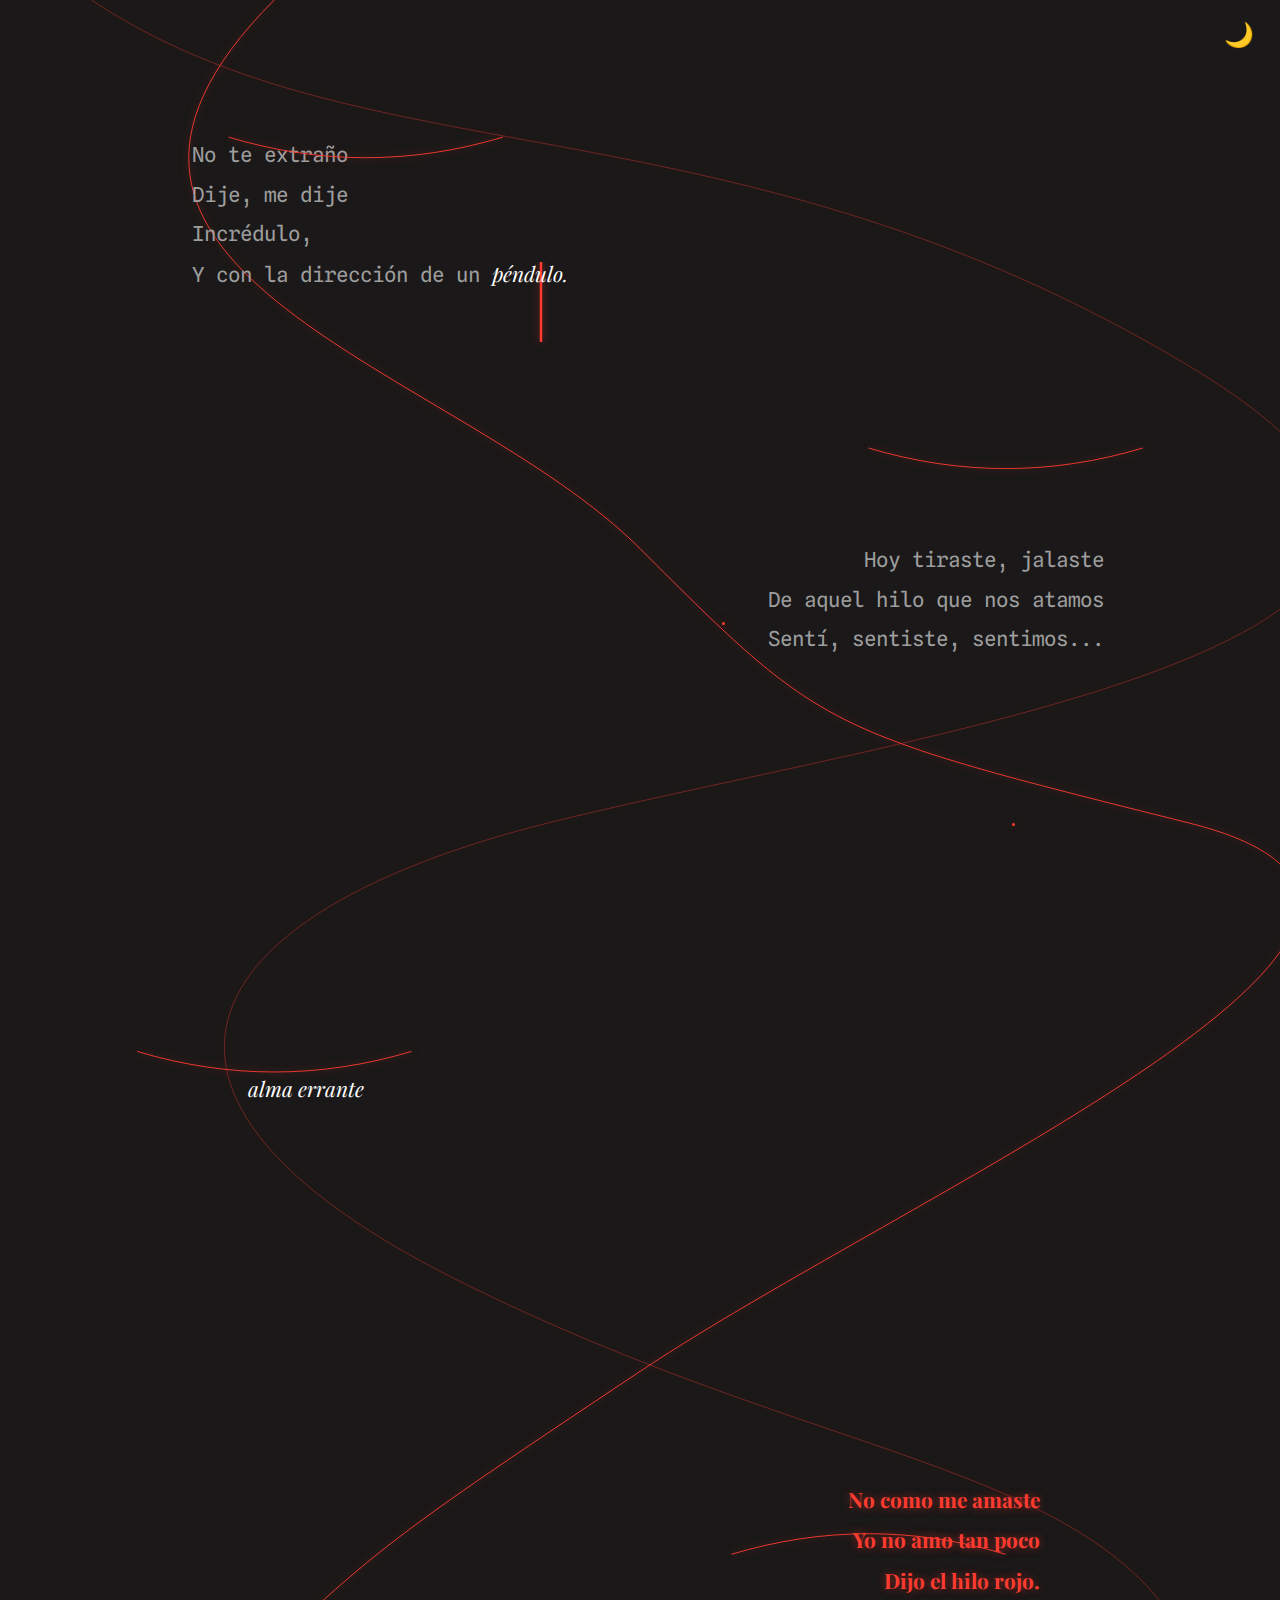
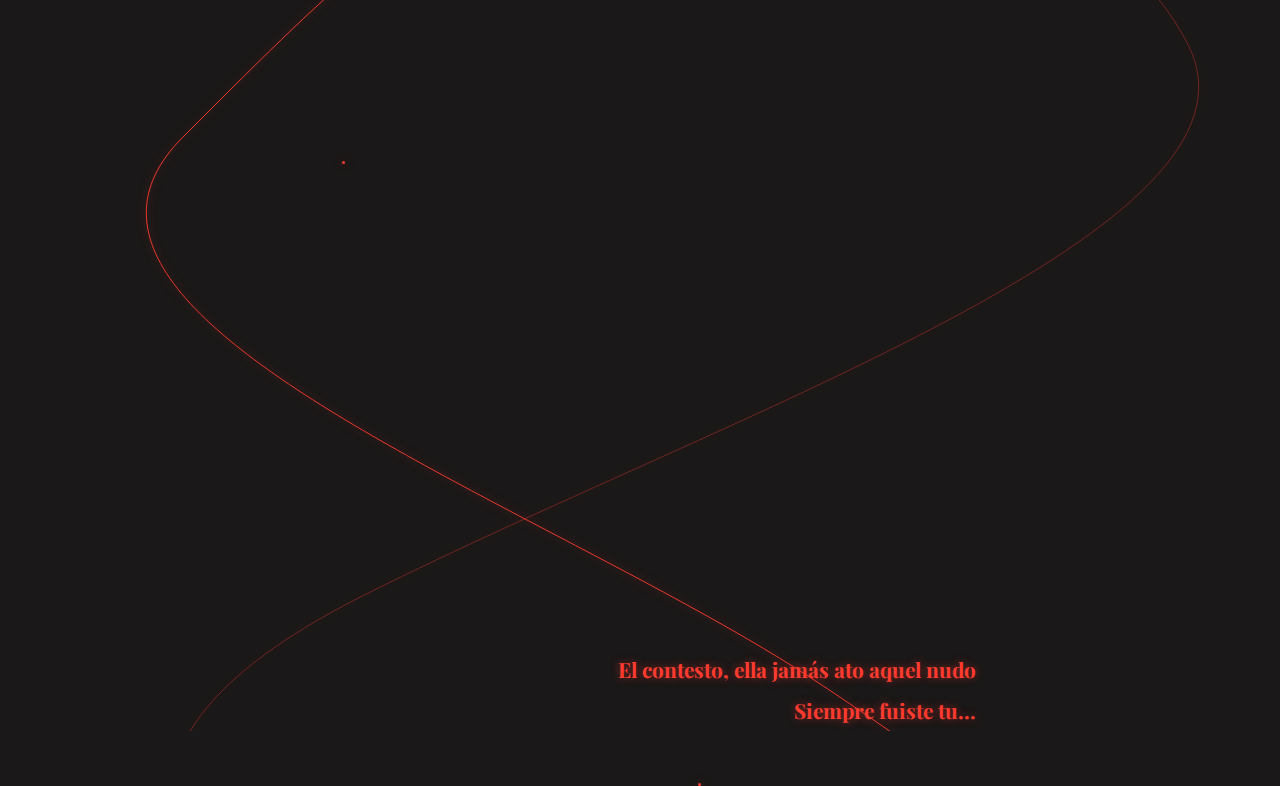
<file: poema6.html>
<!DOCTYPE html>
<html lang="es">
<head>
    <meta charset="UTF-8">
    <meta name="viewport" content="width=device-width, initial-scale=1.0">
    <title>Cuan conciente es un hilo</title>
    
    <link rel="preconnect" href="https://fonts.googleapis.com">
    <link rel="preconnect" href="https://fonts.gstatic.com" crossorigin>
    <link href="https://fonts.googleapis.com/css2?family=Spline+Sans+Mono:wght@300;400&family=Playfair+Display:ital,wght@0,400;1,400&display=swap" rel="stylesheet">

    <style>
        /*
        ============================================
        --- CONFIGURACIÓN DE TEMA Y VARIABLES ---
        ============================================
        * Se definen los colores para ambos modos (claro y oscuro).
        * El color del hilo se mantiene rojo y brillante en ambos.
        */
        :root {
            /* Tema Oscuro (por defecto) */
            --bg-color: #1a1818;
            --text-color: #9e9e9e;
            --heading-color: #ffffff;
            --thread-color: #ff3b30;
            --thread-glow: rgba(255, 59, 48, 0.5);
            
            --font-sans: 'Spline Sans Mono', monospace;
            --font-serif: 'Playfair Display', serif;
            --transition-speed: 0.5s;
        }

        body.light-mode {
            /* Tema Claro */
            --bg-color: #f5f2ed;
            --text-color: #4a4a4a;
            --heading-color: #000000;
        }

        /*
        ============================================
        --- ESTILOS GENERALES Y DEL CUERPO ---
        ============================================
        * El fondo es un canvas limpio para que los hilos destaquen.
        * Se oculta el desbordamiento para controlar el layout.
        */
        body {
            background-color: var(--bg-color);
            color: var(--text-color);
            font-family: var(--font-sans);
            margin: 0;
            padding: 0;
            overflow-x: hidden;
            transition: background-color var(--transition-speed), color var(--transition-speed);
        }

        /*
        ============================================
        --- ESTRUCTURA PRINCIPAL Y LIENZO ---
        ============================================
        * El 'canvas' es el contenedor principal que permite el posicionamiento
          absoluto de los hilos y el texto, creando un diorama.
        * La altura se calcula en JS para abarcar todo el contenido.
        */
        .canvas {
            position: relative;
            width: 100%;
            margin: 0 auto;
        }

        /*
        ============================================
        --- ESTILOS DE LOS HILOS (SVG) ---
        ============================================
        * Los hilos están presentes desde el inicio.
        * Tienen una animación sutil para que se sientan "vivos".
        * El filtro drop-shadow crea el efecto de brillo.
        */
        .thread {
            position: absolute;
            top: 0;
            left: 0;
            width: 100%;
            height: 100%;
            pointer-events: none;
        }
        
        .thread path {
            stroke: var(--thread-color);
            fill: none;
            filter: drop-shadow(0 0 5px var(--thread-glow));
            transition: stroke var(--transition-speed), filter var(--transition-speed);
            animation: breathe 8s ease-in-out infinite;
        }

        @keyframes breathe {
            0%, 100% { stroke-width: 2.5; }
            50% { stroke-width: 3.5; }
        }

        /* Capas de hilos para crear profundidad y el efecto de tejido */
        #background-thread { z-index: 1; opacity: 0.4; }
        #midground-thread { z-index: 3; }
        #foreground-thread { z-index: 5; } /* La capa más alta para pasar sobre el texto */

        /*
        ============================================
        --- ESTILOS DEL TEXTO Y ESTROFAS ---
        ============================================
        * Las estrofas se posicionan de forma absoluta en el lienzo.
        * Cada palabra está en un 'span' para animaciones escalonadas.
        * El z-index del texto es 4, permitiendo que los hilos
          pasen por encima (z-index: 5) y por debajo (z-index: 1, 3).
        */
        .estrofa {
            position: absolute;
            width: 400px; /* Ancho base para el texto */
            z-index: 4;
        }

        .estrofa p {
            font-size: 1.3rem;
            line-height: 1.9;
            margin: 0;
            /* Se necesita para que los spans internos no se desborden durante la animación */
            display: block;
            -webkit-font-smoothing: antialiased;
        }
        
        .estrofa p .word {
            display: inline-block;
            opacity: 0;
            transform: translateY(10px);
            transition: opacity 0.8s, transform 0.8s;
            transition-timing-function: cubic-bezier(0.19, 1, 0.22, 1);
        }

        .estrofa.visible p .word {
            opacity: 1;
            transform: translateY(0);
        }

        .highlight {
            font-family: var(--font-serif);
            font-style: italic;
            color: var(--heading-color);
        }

        .thread-voice {
            font-family: var(--font-serif);
            font-weight: 700;
            color: var(--thread-color);
            text-shadow: 0 0 8px var(--thread-glow);
        }

        /* Posicionamiento específico de cada estrofa en el lienzo */
        #estrofa-1 { top: 15vh; left: 15vw; }
        #estrofa-2 { top: 60vh; left: 55vw; text-align: right; }
        #estrofa-3 { top: 110vh; left: 10vw; }
        #estrofa-4 { top: 160vh; left: 50vw; text-align: right; }
        #estrofa-5 { top: 210vh; left: 18vw; }
        #estrofa-6 { top: 250vh; left: 45vw; text-align: right; }

        /*
        ============================================
        --- ANIMACIONES ESPECIALES ---
        ============================================
        */
        @keyframes tug-animation {
            0%, 100% { transform: translate(0, 0); }
            10%, 50%, 90% { transform: translate(-3px, 1px) rotate(-0.5deg); }
            30%, 70% { transform: translate(3px, -1px) rotate(0.5deg); }
        }
        .is-tugging {
            animation: tug-animation 0.6s cubic-bezier(.36,.07,.19,.97) both;
        }
        
        #pendulum-container {
            position: absolute;
            width: 100px;
            height: 100px;
            z-index: 3;
            opacity: 0;
            transition: opacity 0.5s;
        }
        #pendulum-container.visible { opacity: 1; }
        #pendulum-thread {
            stroke: var(--thread-color);
            stroke-width: 2.5;
            fill: none;
            filter: drop-shadow(0 0 5px var(--thread-glow));
            transform-origin: 50% 0;
            animation: swing 3.5s infinite ease-in-out;
        }
        @keyframes swing {
            0%, 100% { transform: rotate(25deg); }
            50% { transform: rotate(-25deg); }
        }
        
        /*
        ============================================
        --- PARTÍCULAS ---
        ============================================
        */
        #particles-container {
            position: absolute; top: 0; left: 0;
            width: 100%; height: 100%;
            z-index: 6; pointer-events: none;
        }
        .particle {
            position: absolute;
            width: 3px; height: 3px;
            background-color: var(--thread-color);
            border-radius: 50%;
            box-shadow: 0 0 10px var(--thread-glow);
            animation: float-away 3s ease-out forwards;
        }
        @keyframes float-away {
            from { transform: scale(1); opacity: 0.8; }
            to { transform: translate(var(--x-end), var(--y-end)) scale(0); opacity: 0; }
        }

        /*
        ============================================
        --- INTERRUPTOR DE TEMA Y RESPONSIVIDAD ---
        ============================================
        */
        #theme-toggle {
            position: fixed; top: 20px; right: 20px; z-index: 1000; font-size: 1.5rem;
            background: transparent; border: none; cursor: pointer; transition: transform 0.3s;
        }
        #theme-toggle:hover { transform: scale(1.2); }
        #sun-icon { display: none; }
        body.dark-mode #sun-icon { display: block; }
        body.dark-mode #moon-icon { display: none; }

        @media (max-width: 768px) {
            .estrofa {
                width: 80vw;
                left: 10vw !important; /* Forzar alineación a la izquierda */
                text-align: left !important;
                margin-bottom: 20vh;
            }
            .estrofa p { font-size: 1.1rem; }
            
            #estrofa-1 { top: 10vh; }
            #estrofa-2 { top: 50vh; }
            #estrofa-3 { top: 85vh; }
            #estrofa-4 { top: 125vh; }
            #estrofa-5 { top: 160vh; }
            #estrofa-6 { top: 190vh; }
        }
    </style>
</head>
<body>

    <button id="theme-toggle" title="Cambiar tema">
        <span id="moon-icon">🌙</span>
        <span id="sun-icon">☀️</span>
    </button>
    
    <div class="canvas" id="main-canvas">
        <div id="particles-container"></div>
    
        <svg id="background-thread" class="thread" viewBox="0 0 1400 3000" preserveAspectRatio="xMidYMin slice">
            <path d="M 100,0 C 400,200 800,100 1300,400 S 1000,800 600,900 S 100,1200 500,1400 S 1200,1600 1300,1800 S 800,2200 400,2400 S 200,2800 700,3000" />
        </svg>

        <svg id="midground-thread" class="thread" viewBox="0 0 1400 3000" preserveAspectRatio="xMidYMin slice">
            <path id="main-thread-path" d="M 300,0 C 0,300 500,400 700,600 S 900,800 1300,900 S 1000,1300 700,1500 S 400,1700 200,1900 S 600,2300 900,2500 S 1300,2800 1100,3000" />
        </svg>

        <svg id="foreground-thread" class="thread" viewBox="0 0 1400 3000" preserveAspectRatio="xMidYMin slice">
            <path d="M 250,150 C 350,180 450,180 550,150" />
            <path d="M 950,490 C 1050,520 1150,520 1250,490" />
            <path d="M 150,1150 C 250,1180 350,1180 450,1150" />
            <path d="M 1100,1700 C 1000,1670 900,1670 800,1700" />
            <path d="M 850,2650 C 950,2680 1050,2680 1150,2650" />
        </svg>
        
        <div id="pendulum-container">
            <svg width="100" height="100"><path id="pendulum-thread" d="M 50,0 V 80" /></svg>
        </div>

        <div id="estrofa-1" class="estrofa">
            <p>No te extraño</p>
            <p>Dije, me dije</p>
            <p>Incrédulo,</p>
            <p>Y con la dirección de un <span class="highlight" id="pendulum-trigger">péndulo.</span></p>
        </div>
        
        <div id="estrofa-2" class="estrofa">
            <p id="tug-trigger">Hoy tiraste, jalaste</p>
            <p>De aquel hilo que nos atamos</p>
            <p>Sentí, sentiste, sentimos...</p>
        </div>

        <div id="estrofa-3" class="estrofa">
            <p>Tiraste de mis ideas</p>
            <p>Tiraste de mis pensamientos</p>
            <p>Y yo cuál <span class="highlight">alma errante</span></p>
            <p>Que busca una caricia</p>
            <p>Te creí</p>
        </div>

        <div id="estrofa-4" class="estrofa">
            <p>Aún con dolor te ame,</p>
            <p><span class="thread-voice">No como me amaste</span></p>
            <p><span class="thread-voice">Yo no amo tan poco</span></p>
            <p><span class="thread-voice">Dijo el hilo rojo.</span></p>
        </div>
        
        <div id="estrofa-5" class="estrofa">
            <p>Me asusté...</p>
            <p>Pero curioso pregunté</p>
            <p>¿A qué te refieres?</p>
        </div>

        <div id="estrofa-6" class="estrofa">
            <p><span class="thread-voice">El contesto, ella jamás ato aquel nudo</span></p>
            <p><span class="thread-voice">Siempre fuiste tu...</span></p>
        </div>

    </div>

    <script>
        document.addEventListener('DOMContentLoaded', () => {
            const body = document.body;
            const mainCanvas = document.getElementById('main-canvas');

            // --- AJUSTAR ALTURA DEL LIENZO AL CONTENIDO ---
            // Se usa un pequeño retraso para asegurar que todas las fuentes y elementos se hayan renderizado
            setTimeout(() => {
                const contentHeight = mainCanvas.scrollHeight;
                mainCanvas.style.height = `${contentHeight}px`;
                document.querySelectorAll('.thread').forEach(svg => {
                    svg.setAttribute('height', contentHeight);
                });
            }, 100);


            // --- LÓGICA DEL INTERRUPTOR DE TEMA ---
            const themeToggle = document.getElementById('theme-toggle');
            if (localStorage.getItem('theme') === 'light') { body.classList.add('light-mode'); }
            themeToggle.addEventListener('click', () => {
                body.classList.toggle('light-mode');
                localStorage.setItem('theme', body.classList.contains('light-mode') ? 'light' : 'dark');
            });
            
            // --- FUNCIÓN CORREGIDA PARA ENVOLVER PALABRAS EN SPANS ---
            document.querySelectorAll('.estrofa p').forEach(p => {
                const spans = [];
                // 1. Reemplazar spans existentes con placeholders y guardarlos
                let tempContent = p.innerHTML.replace(/<span.*?<\/span>/g, (match) => {
                    spans.push(match);
                    return `%%SPAN_${spans.length - 1}%%`;
                });

                // 2. Envolver el texto restante (que ahora es seguro) en spans de palabras
                const wrappedContent = tempContent.split(/(\s+)/).filter(Boolean).map(part => {
                    if (part.includes('%%SPAN_') || part.trim() === '') {
                        return part;
                    }
                    return `<span class="word">${part}</span>`;
                }).join('');

                // 3. Reinsertar los spans originales en lugar de los placeholders
                p.innerHTML = wrappedContent.replace(/%%SPAN_(\d+)%%/g, (match, index) => {
                    return spans[parseInt(index, 10)];
                });
            });

            // --- LÓGICA DE PARTÍCULAS ---
            const particlesContainer = document.getElementById('particles-container');
            const mainThreadPath = document.getElementById('main-thread-path');
            if (mainThreadPath) {
                const pathLength = mainThreadPath.getTotalLength();
                
                function createParticle() {
                    const pointOnThread = mainThreadPath.getPointAtLength(Math.random() * pathLength);
                    
                    const particle = document.createElement('div');
                    particle.className = 'particle';
                    particle.style.left = `${pointOnThread.x}px`;
                    particle.style.top = `${pointOnThread.y}px`;
                    
                    particle.style.setProperty('--x-end', `${(Math.random() - 0.5) * 100}px`);
                    particle.style.setProperty('--y-end', `${(Math.random() - 0.5) * 100 - 30}px`);

                    particlesContainer.appendChild(particle);
                    setTimeout(() => particle.remove(), 3000);
                }
                setInterval(createParticle, 150);
            }

            // --- OBSERVADOR PARA ESTROFAS Y ANIMACIONES ESPECIALES ---
            const pendulumContainer = document.getElementById('pendulum-container');
            const observer = new IntersectionObserver((entries) => {
                entries.forEach(entry => {
                    if (entry.isIntersecting) {
                        const target = entry.target;
                        
                        if (target.classList.contains('estrofa')) {
                            target.classList.add('visible');
                            const words = target.querySelectorAll('.word');
                            words.forEach((word, index) => {
                                word.style.transitionDelay = `${index * 50}ms`;
                            });
                        }
                        
                        if (target.id === 'pendulum-trigger') {
                            pendulumContainer.classList.add('visible');
                            const rect = target.getBoundingClientRect();
                            pendulumContainer.style.top = `${rect.top + window.scrollY}px`;
                            pendulumContainer.style.left = `${rect.left + (rect.width / 2) - 50}px`;
                        }

                        if (target.id === 'tug-trigger') {
                           target.parentElement.classList.add('is-tugging');
                           setTimeout(() => target.parentElement.classList.remove('is-tugging'), 600);
                        }
                    } else {
                        if (entry.target.id === 'pendulum-trigger') {
                           pendulumContainer.classList.remove('visible');
                        }
                    }
                });
            }, { threshold: 0.2 });

            document.querySelectorAll('.estrofa, #pendulum-trigger, #tug-trigger').forEach(el => observer.observe(el));
        });
    </script>
</body>
</html>
</file>
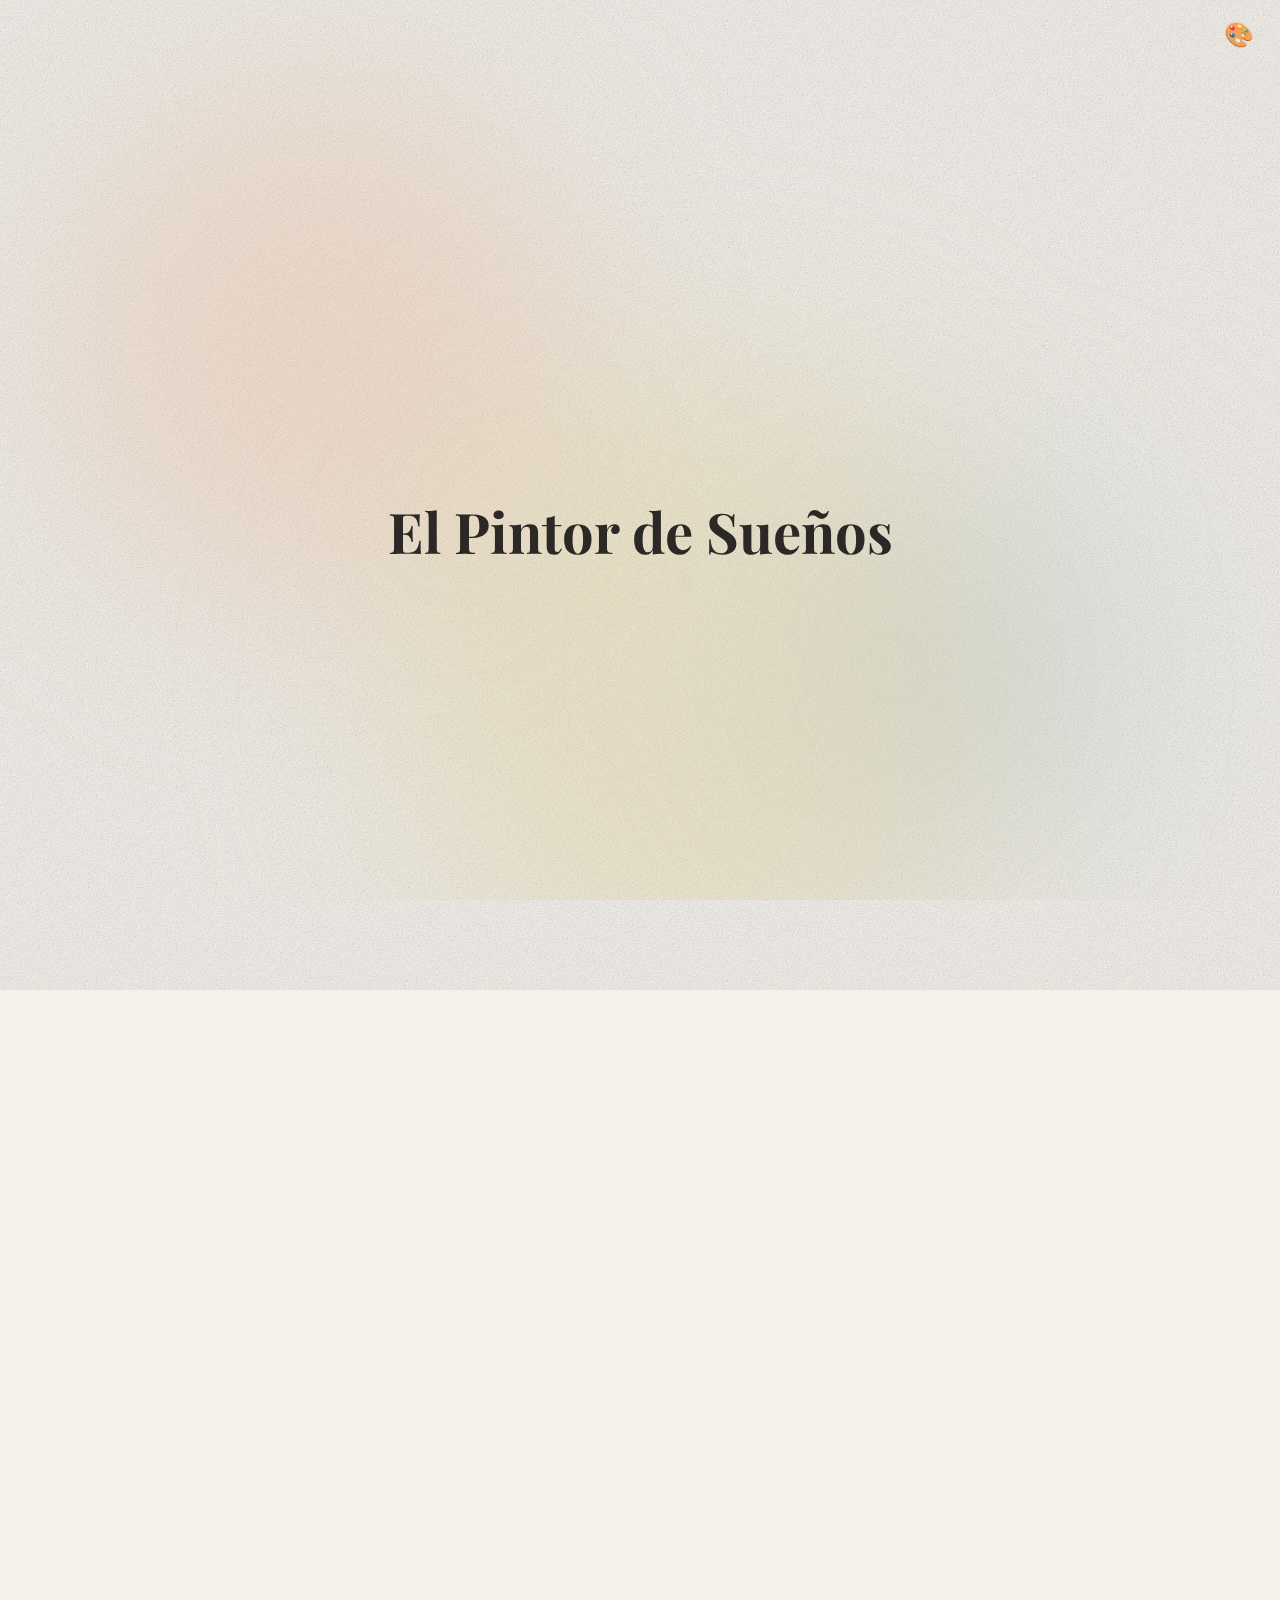
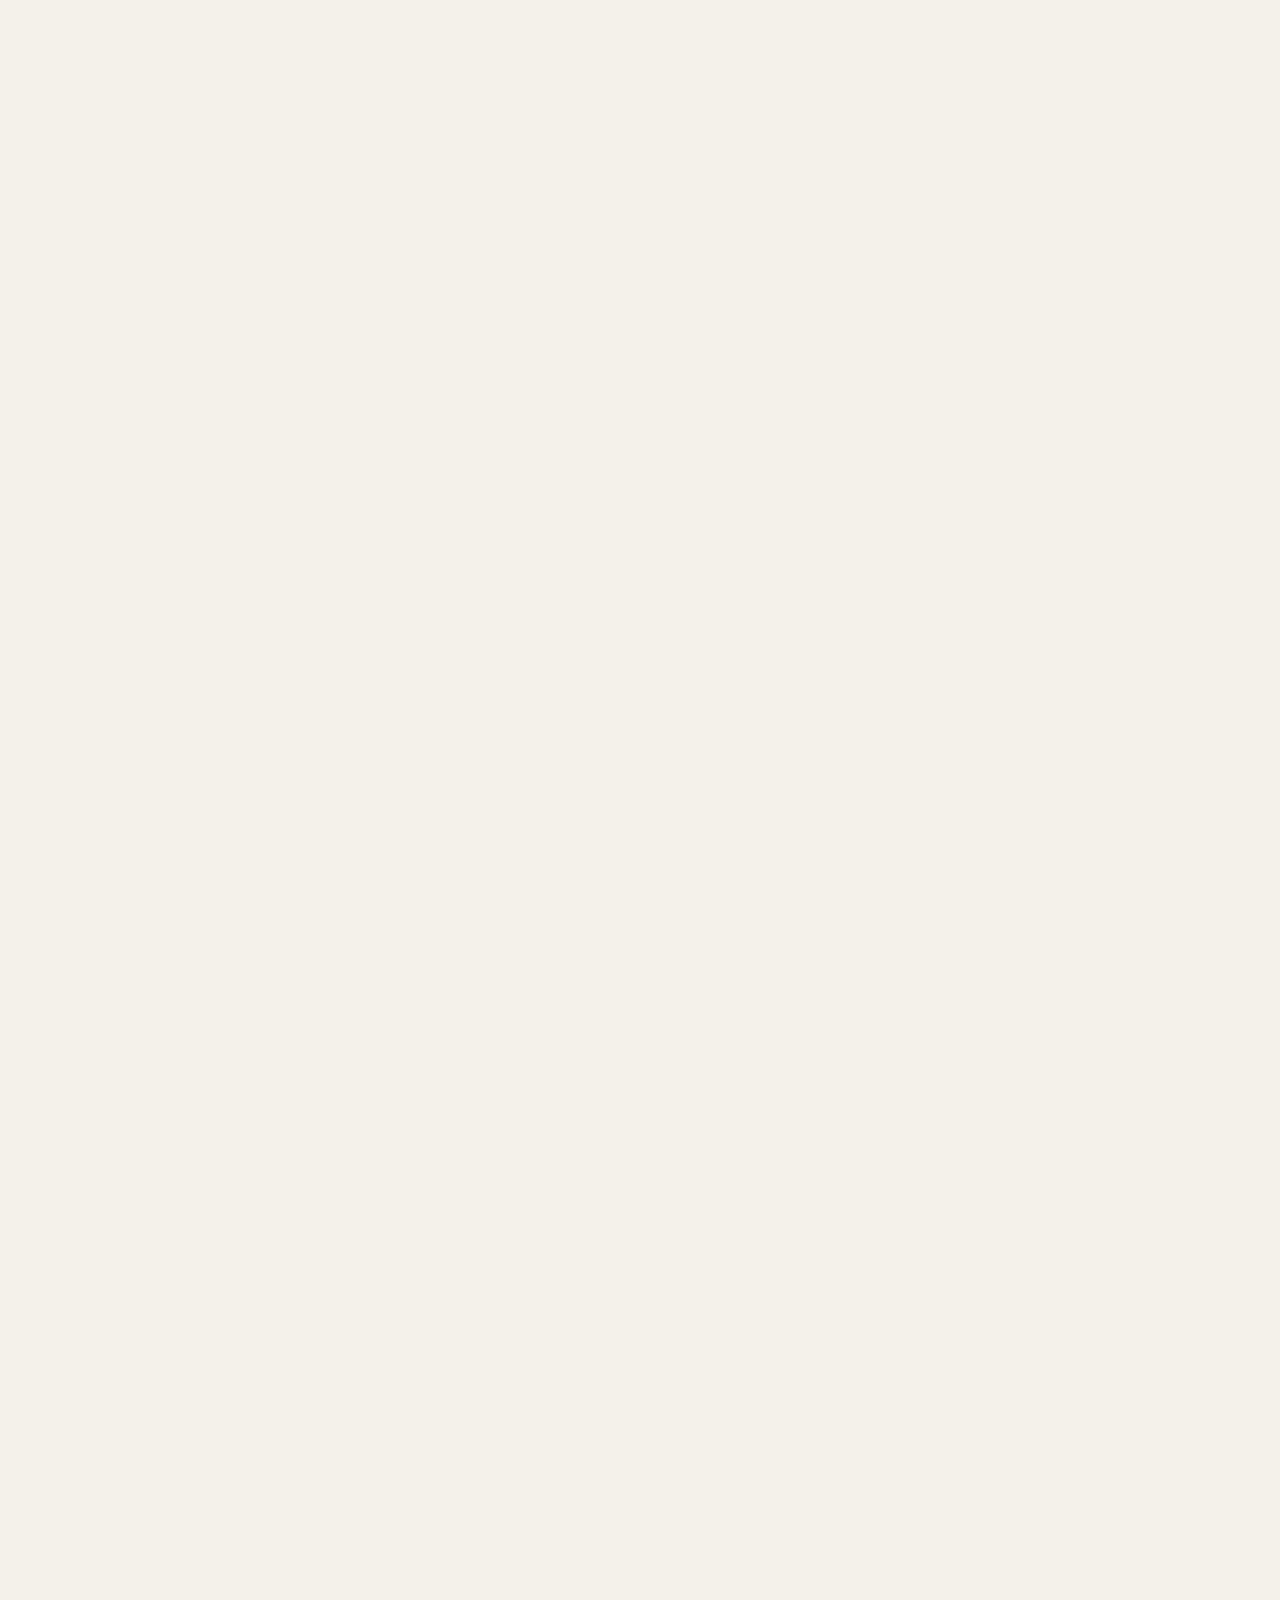
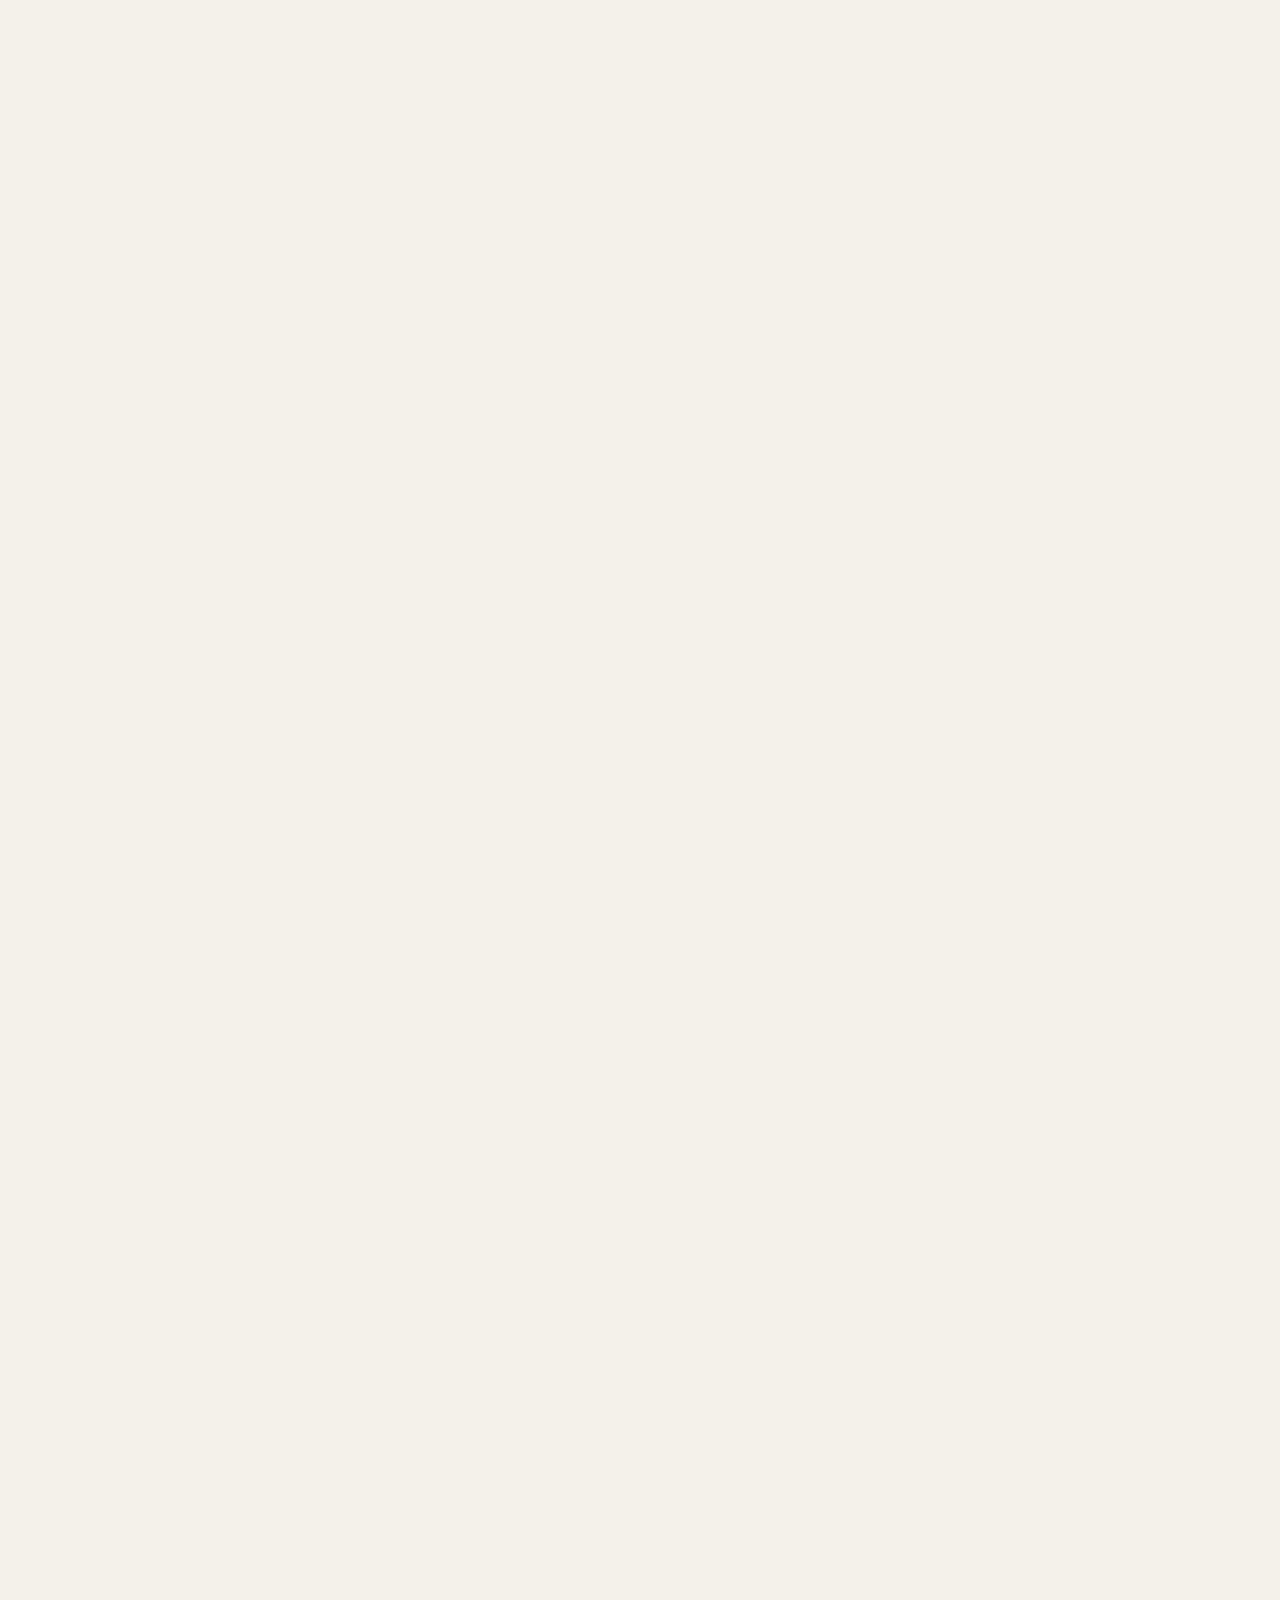
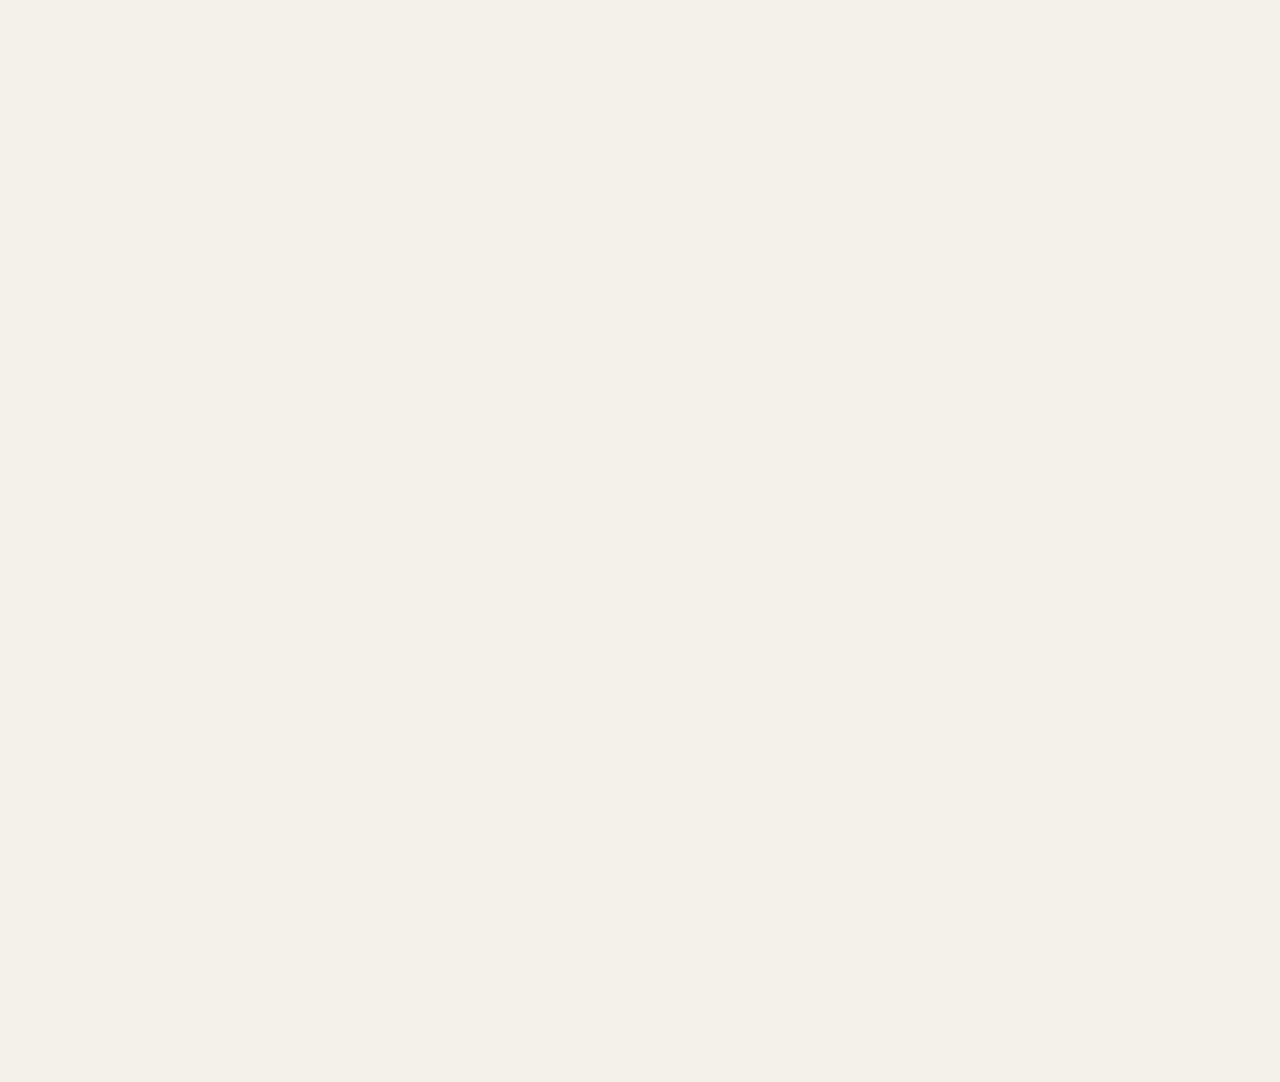
<file: poema8.html>
<!DOCTYPE html>
<html lang="es">
<head>
    <meta charset="UTF-8">
    <meta name="viewport" content="width=device-width, initial-scale=1.0">
    <title>El Pintor de Sueños</title>
    
    <link rel="preconnect" href="https://fonts.googleapis.com">
    <link rel="preconnect" href="https://fonts.gstatic.com" crossorigin>
    <link href="https://fonts.googleapis.com/css2?family=Playfair+Display:ital,wght@0,400;0,700;1,400&family=Raleway:wght@300;400&display=swap" rel="stylesheet">

    <style>
        :root {
            /* Tema Claro (por defecto) */
            --bg-canvas: #f4f1ea;
            --text-color: #4a423b;
            --heading-color: #2c2825;
            --highlight-font: #000000;
            --paint-blob-1: rgba(236, 179, 144, 0.3); /* melocotón suave */
            --paint-blob-2: rgba(168, 194, 213, 0.3); /* azul sereno */
            --paint-blob-3: rgba(221, 201, 134, 0.3); /* dorado pálido */
            --brushstroke-color: rgba(0, 0, 0, 0.05);

            --font-serif: 'Playfair Display', serif;
            --font-sans: 'Raleway', sans-serif;
            --transition-speed: 0.5s;
        }

        body.dark-mode {
            /* Tema Oscuro */
            --bg-canvas: #242429;
            --text-color: #b0aeb4;
            --heading-color: #ffffff;
            --highlight-font: #ffffff;
            --paint-blob-1: rgba(199, 119, 149, 0.3); /* magenta profundo */
            --paint-blob-2: rgba(92, 128, 188, 0.3);  /* azul noche */
            --paint-blob-3: rgba(212, 175, 55, 0.3);  /* dorado brillante */
            --brushstroke-color: rgba(255, 255, 255, 0.05);
        }

        body {
            background-color: var(--bg-canvas);
            color: var(--text-color);
            font-family: var(--font-sans);
            margin: 0;
            overflow-x: hidden;
            transition: background-color var(--transition-speed), color var(--transition-speed);
        }

        /* --- Textura del Lienzo --- */
        #canvas-texture {
            position: fixed;
            top: 0; left: 0; right: 0; bottom: 0;
            z-index: -2;
            opacity: 0.5;
            filter: url(#noise);
        }

        /* --- Manchas de Pintura de Fondo --- */
        .paint-blob-container {
            position: fixed;
            top: 0; left: 0; right: 0; bottom: 0;
            z-index: -1;
            overflow: hidden;
        }
        .paint-blob {
            position: absolute;
            border-radius: 50%;
            filter: blur(100px);
            opacity: 1;
            transition: background-color 2s, opacity 2s;
        }
        #blob1 { width: 40vw; height: 40vw; top: 10%; left: 5%; background-color: var(--paint-blob-1); animation: drift 30s infinite alternate ease-in-out; }
        #blob2 { width: 30vw; height: 30vw; bottom: 5%; right: 10%; background-color: var(--paint-blob-2); animation: drift 35s infinite alternate-reverse ease-in-out; }
        #blob3 { width: 50vw; height: 50vw; top: 40%; left: 30%; background-color: var(--paint-blob-3); animation: drift 40s infinite alternate ease-in-out; }

        @keyframes drift {
            from { transform: translate(-5vw, -10vh) rotate(-10deg); }
            to { transform: translate(10vw, 5vh) rotate(10deg); }
        }

        /* Clase para cuando el color se desvanece al final */
        body.color-drained .paint-blob {
            background-color: rgba(128, 128, 128, 0.1) !important;
        }

        main {
            width: 100%;
            display: flex;
            flex-direction: column;
            align-items: center;
        }

        .content-wrapper {
            max-width: 700px;
            padding: 5rem 2rem;
            position: relative;
        }

        header {
            min-height: 100vh;
            display: flex;
            align-items: center;
            justify-content: center;
            text-align: center;
        }

        header h1 {
            font-family: var(--font-serif);
            font-size: 3.5rem;
            font-weight: 700;
            color: var(--heading-color);
            transition: color var(--transition-speed);
        }

        .estrofa {
            margin-bottom: 25vh;
            opacity: 0;
            filter: blur(5px);
            transform: translateY(20px);
            transition: opacity 1.2s, filter 1.2s, transform 1.2s;
            transition-timing-function: cubic-bezier(0.19, 1, 0.22, 1);
        }
        .estrofa.visible {
            opacity: 1;
            filter: blur(0);
            transform: translateY(0);
        }

        .estrofa p {
            font-size: 1.6rem;
            line-height: 2;
            margin: 0.5rem 0;
        }

        .highlight {
            font-family: var(--font-serif);
            font-style: italic;
            font-weight: 700;
            color: var(--highlight-font);
            position: relative;
        }
        
        /* Pincelada bajo el texto */
        .brushstroke-underline::after {
            content: '';
            position: absolute;
            left: -10%;
            bottom: -5px;
            width: 120%;
            height: 8px;
            background-color: var(--brushstroke-color);
            border-radius: 50%;
            transform: scaleX(0);
            transform-origin: center;
            transition: transform 1s cubic-bezier(0.19, 1, 0.22, 1);
            transition-delay: 0.5s;
        }
        .estrofa.visible .brushstroke-underline::after {
            transform: scaleX(1);
        }

        /* El trazo final de la firma del pintor */
        #signature {
            font-family: var(--font-highlight), cursive;
            font-size: 2rem;
            display: block;
            text-align: right;
            margin-top: 5rem;
        }

        #theme-toggle {
            position: fixed; top: 20px; right: 20px; z-index: 1000; font-size: 1.5rem;
            background: transparent; border: none; cursor: pointer; transition: transform 0.3s;
        }
        #theme-toggle:hover { transform: scale(1.2); }
        #sun-icon { display: none; }
        body.dark-mode #sun-icon { display: block; }
        body.dark-mode #moon-icon { display: none; }


        @media (max-width: 768px) {
            header h1 { font-size: 2.5rem; }
            .estrofa p { font-size: 1.3rem; }
            .estrofa { margin-bottom: 20vh; }
        }
    </style>
</head>
<body>
    <svg style="position:absolute; width:0; height:0;">
        <filter id="noise">
            <feTurbulence type="fractalNoise" baseFrequency="0.8" numOctaves="4" stitchTiles="stitch"/>
            <feColorMatrix type="saturate" values="0"/>
        </filter>
    </svg>
    <div id="canvas-texture"></div>

    <button id="theme-toggle" title="Cambiar tema">
        <span id="moon-icon">🎨</span>
        <span id="sun-icon">🖌️</span>
    </button>
    
    <div class="paint-blob-container">
        <div class="paint-blob" id="blob1"></div>
        <div class="paint-blob" id="blob2"></div>
        <div class="paint-blob" id="blob3"></div>
    </div>

    <main>
        <div class="content-wrapper">
            <header>
                <h1>El Pintor de Sueños</h1>
            </header>

            <section class="estrofa">
                <p>Hoy luces hermosa,</p>
                <p>dije, te dije;</p>
                <p>pareciese que alguien</p>
                <p>te hubiera escrito,</p>
                <p>pues de lo <span class="highlight">onírico</span> pareces</p>
                <p>haber salido.</p>
            </section>
            
            <section class="estrofa">
                <p>Pude tocarte, acariciarte,</p>
                <p>rozar tu piel cual <span class="highlight brushstroke-underline">pinceladas</span></p>
                <p>de un pintor enamorado</p>
                <p>de su obra.</p>
            </section>

            <section class="estrofa">
                <p>Pude besarte y sentir</p>
                <p>cómo nuestros cuerpos <span class="highlight brushstroke-underline">danzaban,</span></p>
                <p>con pasión, al simple tacto</p>
                <p>de ese gran pintor.</p>
            </section>
            
            <section class="estrofa">
                <p>Hoy nos vimos y al fin</p>
                <p>los dos coincidimos:</p>
                <p>que amor era lo que sentíamos.</p>
                <p>Ambos lo dijimos, ambos lo entendimos,</p>
                <p>ambos coincidíamos en que</p>
                <p><span class="highlight">amar era amarte, y amarte era estar.</span></p>
            </section>

            <section class="estrofa">
                <p>Pero el alma, más sabia,</p>
                <p>logró ver aquello que yo no.</p>
            </section>

            <section class="estrofa">
                <p>Y recordé que</p>
                <p>mi perdón no merecías, y tú bien sabías</p>
                <p>que el cambio yo no quería.</p>
                <p>Tus intenciones hablaban</p>
                <p>como el pintor que no explica:</p>
                <p>su <span class="highlight">arte no necesita palabras.</span></p>
            </section>
            
            <section class="estrofa">
                 <p>Yo quería que el dolor, al vernos, riera</p>
                <p>y que, al verte, el amor bailara.</p>
            </section>

            <section class="estrofa">
                <p>Pero quién diría que solo en lo <span class="highlight">irreal,</span></p>
                <p>en los <span class="highlight">sueños,</span> sería el único lugar</p>
                <p>donde me amarías como te amé,</p>
                <p>donde me cantaras como te canté,</p>
                <p>donde me escribieras como te escribí.</p>
            </section>
            
            <div id="revelation-trigger"></div>

            <section class="estrofa">
                <p>Pues en mi afán de ser tu musa</p>
                <p>descubrí mi verdadero papel:</p>
                <p><span class="highlight" id="signature">el pintor era yo.</span></p>
            </section>

            <section class="estrofa">
                <p>Y aunque siempre amé esa obra</p>
                <p>que nunca me amaba,</p>
                <p>aunque pinceladas suaves di</p>
                <p>a un lienzo que no respondía,</p>
                <p>mi amor se perdió.</p>
            </section>
        </div>
    </main>

    <script>
        document.addEventListener('DOMContentLoaded', () => {
            const body = document.body;
            const themeToggle = document.getElementById('theme-toggle');
            if (localStorage.getItem('theme') === 'dark') {
                body.classList.add('dark-mode');
            }
            themeToggle.addEventListener('click', () => {
                body.classList.toggle('dark-mode');
                localStorage.setItem('theme', body.classList.contains('dark-mode') ? 'dark' : 'light');
            });

            const estrofas = document.querySelectorAll('.estrofa');
            const observer = new IntersectionObserver((entries) => {
                entries.forEach((entry, index) => {
                    if (entry.isIntersecting) {
                        const estrofa = entry.target;
                        estrofa.style.transitionDelay = `${index * 100}ms`;
                        estrofa.classList.add('visible');
                        observer.unobserve(estrofa);
                    }
                });
            }, { threshold: 0.2 });
            estrofas.forEach(estrofa => observer.observe(estrofa));
            const revelationTrigger = document.getElementById('revelation-trigger');
            const revelationObserver = new IntersectionObserver((entries) => {
                entries.forEach(entry => {
                    if (entry.isIntersecting) {
                        body.classList.add('color-drained');
                        revelationObserver.unobserve(entry.target);
                    }
                });
            }, { threshold: 1.0 });
            if (revelationTrigger) {
                revelationObserver.observe(revelationTrigger);
            }
        });
    </script>
</body>
</html>
</file>
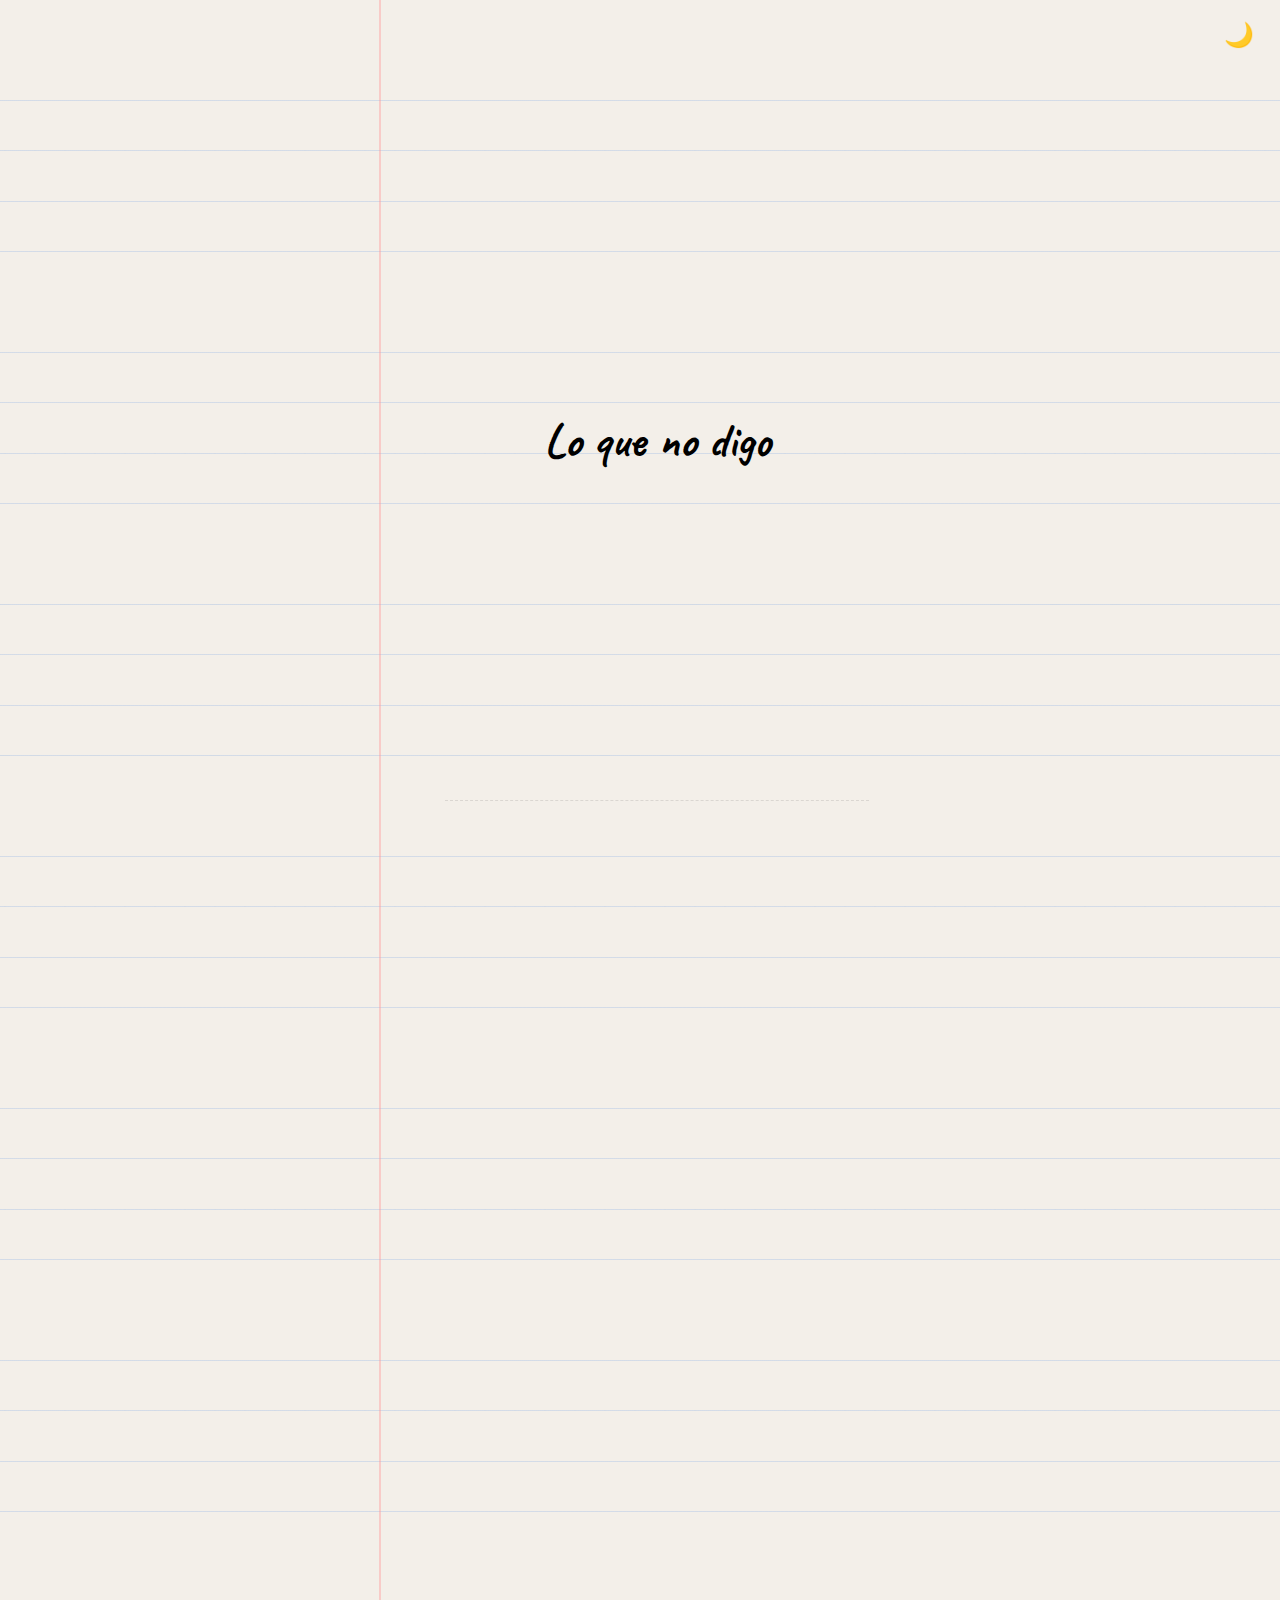
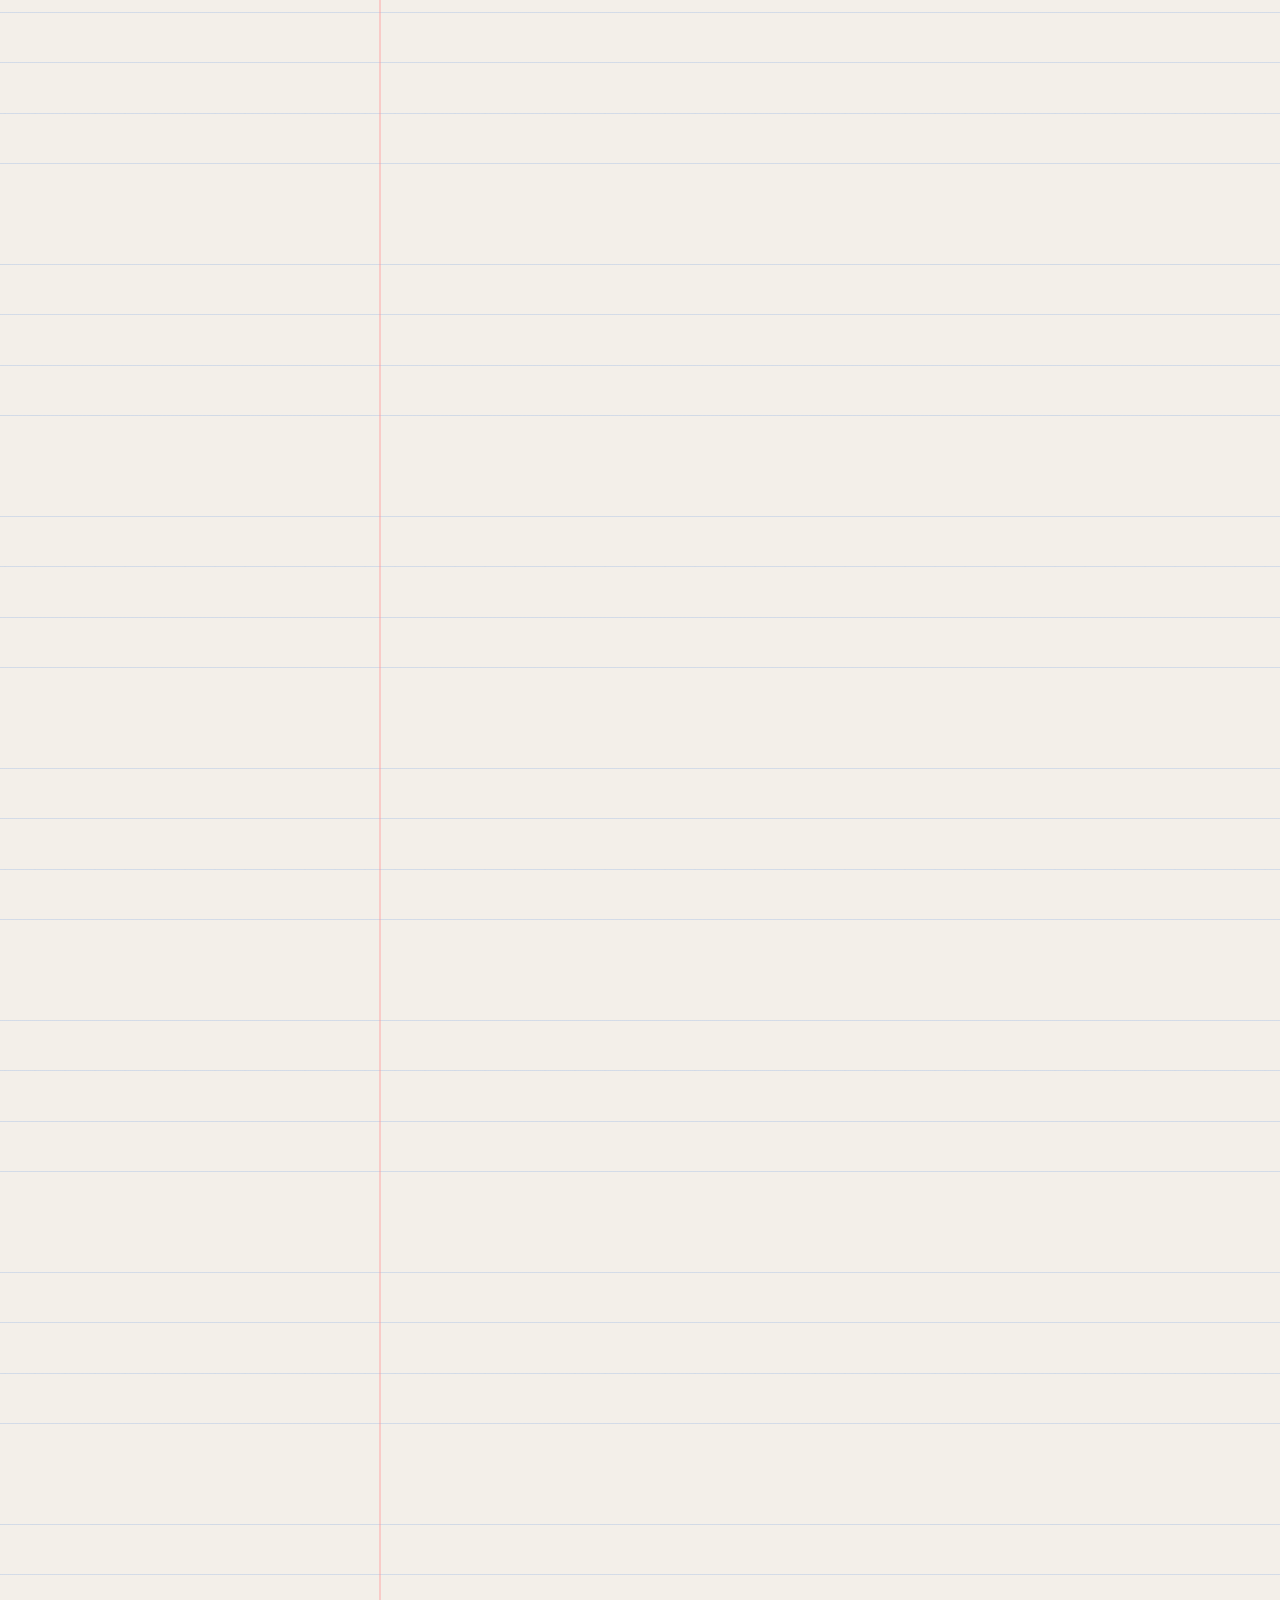
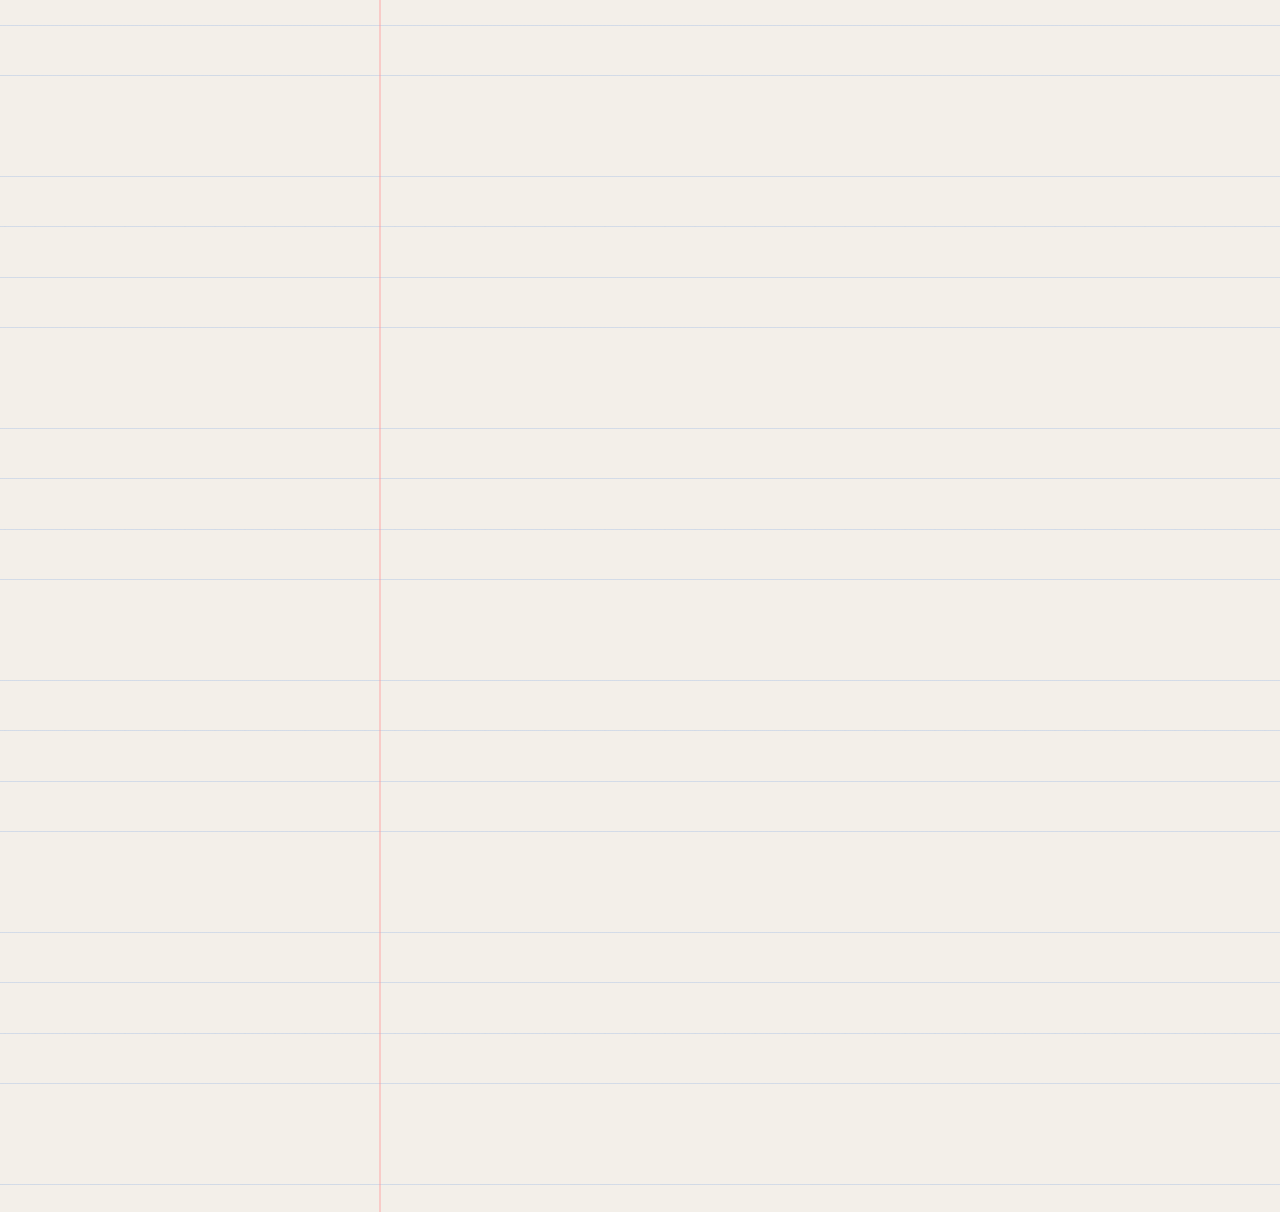
<file: poema9.html>
<!DOCTYPE html>
<html lang="es">
<head>
    <meta charset="UTF-8">
    <meta name="viewport" content="width=device-width, initial-scale=1.0">
    <title>Lo que no digo</title>
    
    <link rel="preconnect" href="https://fonts.googleapis.com">
    <link rel="preconnect" href="https://fonts.gstatic.com" crossorigin>
    <link href="https://fonts.googleapis.com/css2?family=Caveat:wght@400;700&family=Kalam:wght@300;400&display=swap" rel="stylesheet">

    <style>
        :root {
            /* Tema Claro (por defecto) */
            --paper-bg: #f3efe9;
            --ink-color: #2b2825;
            --highlight-ink-color: #000;
            --annotation-color: #4a5568; /* Color de lápiz/tinta azul-gris */
            --heart-color: #e53e3e;
            --notebook-line-color: rgba(180, 200, 230, 0.5);
            --paper-texture: url('data:image/svg+xml,%3Csvg width="60" height="60" viewBox="0 0 60 60" xmlns="http://www.w3.org/2000/svg"%3E%3Cg fill="none" fill-rule="evenodd"%3E%3Cg fill="%23d4cfc8" fill-opacity="0.1"%3E%3Cpath d="M36 34v-4h-2v4h-4v2h4v4h2v-4h4v-2h-4zm0-30V0h-2v4h-4v2h4v4h2V6h4V4h-4zM6 34v-4H4v4H0v2h4v4h2v-4h4v-2H6zM6 4V0H4v4H0v2h4v4h2V6h4V4H6z"/%3E%3C/g%3E%3C/g%3E%3C/svg%3E');

            --font-main: 'Kalam', cursive;
            --font-highlight: 'Caveat', cursive;
            --transition-speed: 0.4s;
        }

        body.dark-mode {
            /* Tema Oscuro */
            --paper-bg: #2d2d2d;
            --ink-color: #c7c7c7;
            --highlight-ink-color: #ffffff;
            --annotation-color: #718096;
            --heart-color: #f7768e;
            --notebook-line-color: rgba(90, 110, 140, 0.3);
            --paper-texture: url('data:image/svg+xml,%3Csvg width="60" height="60" viewBox="0 0 60 60" xmlns="http://www.w3.org/2000/svg"%3E%3Cg fill="none" fill-rule="evenodd"%3E%3Cg fill="%23454545" fill-opacity="0.1"%3E%3Cpath d="M36 34v-4h-2v4h-4v2h4v4h2v-4h4v-2h-4zm0-30V0h-2v4h-4v2h4v4h2V6h4V4h-4zM6 34v-4H4v4H0v2h4v4h2v-4h4v-2H6zM6 4V0H4v4H0v2h4v4h2V6h4V4H6z"/%3E%3C/g%3E%3C/g%3E%3C/svg%3E');
        }

        body {
            background-color: var(--paper-bg);
            background-image: 
                repeating-linear-gradient(var(--paper-bg), var(--paper-bg) 3.1rem, var(--notebook-line-color) 3.1rem, var(--notebook-line-color) 3.15rem),
                var(--paper-texture);
            color: var(--ink-color);
            font-family: var(--font-main);
            margin: 0;
            overflow-x: hidden;
            transition: background-color var(--transition-speed), color var(--transition-speed);
        }

        main {
            width: 100%;
            display: flex;
            justify-content: center;
        }

        .notebook-page {
            max-width: 700px;
            padding: 5rem 2rem 5rem 4rem;
            position: relative;
            border-left: 2px solid rgba(255, 150, 150, 0.4);
        }

        header {
            min-height: 80vh;
            display: flex;
            align-items: center;
            justify-content: center;
            text-align: center;
            border-bottom: 1px dashed rgba(0,0,0,0.1);
            margin-bottom: 5rem;
        }
        body.dark-mode header { border-bottom-color: rgba(255,255,255,0.1); }

        header h1 {
            font-family: var(--font-highlight);
            font-size: 3rem;
            color: var(--highlight-ink-color);
            transition: color var(--transition-speed);
        }

        .estrofa {
            margin-bottom: 15rem;
            position: relative;
        }

        .estrofa p {
            font-size: 1.8rem;
            line-height: 1.7;
            margin: 1.4rem 0;
            clip-path: polygon(0 0, 0 0, 0 100%, 0% 100%);
            transition: clip-path 1s cubic-bezier(0.645, 0.045, 0.355, 1);
        }
        .estrofa.visible p {
            clip-path: polygon(0 0, 100% 0, 100% 100%, 0 100%);
        }

        .highlight {
            font-family: var(--font-highlight);
            font-size: 2.2rem;
            color: var(--highlight-ink-color);
            position: relative;
            transition: all 0.2s;
        }
        .highlight:hover {
            transform: translateY(-2px);
        }

        .underline::after {
            content: ''; position: absolute; left: 0; bottom: -5px; width: 100%; height: 2px;
            background-color: var(--annotation-color); transform: scaleX(0); transform-origin: left;
            transition: transform 0.8s cubic-bezier(0.19, 1, 0.22, 1);
        }
        .estrofa.visible .underline::after { transform: scaleX(1); }

        .circle { position: relative; }
        .circle .circle-svg {
            position: absolute; top: 50%; left: 50%; width: 130%; height: 160%;
            transform: translate(-50%, -50%); z-index: -1;
            stroke: var(--annotation-color); stroke-width: 2; fill: none;
            stroke-dasharray: 1000; stroke-dashoffset: 1000;
            transition: stroke-dashoffset 1.2s ease-in-out;
        }
        .estrofa.visible .circle .circle-svg { stroke-dashoffset: 0; }

        .heart-annotation { position: relative; }
        .heart-annotation .heart-svg {
            position: absolute;
            top: 50%;
            right: -45px;
            width: 40px;
            height: 40px;
            transform: translateY(-50%) rotate(-15deg);
            stroke: var(--heart-color);
            stroke-width: 2;
            fill: none;
            stroke-dasharray: 500;
            stroke-dashoffset: 500;
            transition: stroke-dashoffset 1.5s cubic-bezier(0.47, 0, 0.745, 0.715);
        }
        .estrofa.visible .heart-annotation .heart-svg {
            stroke-dashoffset: 0;
        }
        
        .doodle {
            position: absolute; width: 50px; height: 50px; opacity: 0;
            transition: opacity 1.5s; stroke: var(--annotation-color); stroke-width: 2; fill: none;
        }
        .estrofa.visible .doodle {
            opacity: 0.5;
        }
        #doodle1 { top: 20%; right: -80px; transform: rotate(15deg); }
        #doodle2 { top: 50%; left: -90px; transform: rotate(-20deg); }

        #theme-toggle {
            position: fixed; top: 20px; right: 20px; z-index: 1000; font-size: 1.5rem;
            background: transparent; border: none; cursor: pointer; transition: transform 0.3s;
        }
        #theme-toggle:hover { transform: scale(1.2) rotate(10deg); }
        #sun-icon { display: none; }
        body.dark-mode #sun-icon { display: block; }
        body.dark-mode #moon-icon { display: none; }

        @media (max-width: 768px) {
            .notebook-page { padding: 5rem 1rem; border-left: none; }
            header h1 { font-size: 2.2rem; }
            .estrofa p { font-size: 1.4rem; line-height: 2; margin: 1rem 0; }
            
            /* --- CORRECCIÓN PARA LÍNEAS EN MÓVIL --- */
            body {
                /* Se redefine el background-image con un espaciado de línea (2.8rem) 
                   que coincide con la nueva altura de línea del texto en móviles. */
                background-image:
                    repeating-linear-gradient(var(--paper-bg), var(--paper-bg) 2.75rem, var(--notebook-line-color) 2.75rem, var(--notebook-line-color) 2.8rem),
                    var(--paper-texture);
            }

            .doodle { display: none; }
            .heart-annotation .heart-svg { right: -25px; width: 30px; height: 30px; }
        }
    </style>
</head>
<body>

    <button id="theme-toggle" title="Cambiar tema">
        <span id="moon-icon">🌙</span>
        <span id="sun-icon">☀️</span>
    </button>

    <main>
        <div class="notebook-page">
            <header>
                <h1>Lo que no digo</h1>
            </header>

            <section class="estrofa">
                <p>Lo que no digo</p>
                <p>se me queda en escrito,</p>
                <p>como un <span class="highlight">te pienso tímido</span></p>
                <p>aguardando el instante justo.</p>
            </section>
            
            <section class="estrofa">
                 <svg class="doodle" id="doodle1" viewBox="0 0 100 100">
                    <path d="M20,80 C40,20 60,20 80,80 S60,100 50,80 S40,60 20,80" stroke-linecap="round" />
                    <circle cx="35" cy="25" r="3" />
                    <circle cx="65" cy="25" r="3" />
                 </svg>
                 <p>No digo cuánto me importas,</p>
                 <p>porque suena inmenso,</p>
                 <p>pero lo siento</p>
                 <p>en <span class="highlight underline">cosas pequeñas:</span></p>
                 <p>como guardar tu mensaje</p>
                 <p>aunque lo haya leído mil veces.</p>
            </section>

            <section class="estrofa">
                <p>No digo que me gustas más</p>
                <p>cuando, sin notarlo, <span class="highlight">me sonrojas,</span></p>
                <p>o cuando ríes por algo</p>
                <p>que ni entendí…</p>
                <p>y aun así <span class="highlight circle">río contigo. <svg class="circle-svg"><ellipse cx="50" cy="50" rx="45" ry="30"/></svg></span></p>
            </section>

             <section class="estrofa">
                <svg class="doodle" id="doodle2" viewBox="0 0 100 100">
                    <path d="M20 70 C 30 90, 70 90, 80 70" stroke-linecap="round"/>
                </svg>
                <p>Lo que no digo</p>
                <p>habita en mis pausas,</p>
                <p>en mis ganas de escribirte</p>
                <p>sin un motivo claro.</p>
            </section>

            <section class="estrofa">
                <p>No digo me haces falta</p>
                <p>cuando no hablamos,</p>
                <p>pero <span class="highlight underline">mi día te busca,</span></p>
                <p>aunque no lo sepas.</p>
            </section>
            
            <section class="estrofa">
                <p>Y tal vez nunca lo pueda expresar,</p>
                <p>o quizá un día halle el modo.</p>
                <p>Pero por ahora,</p>
                <p><span class="highlight heart-annotation">déjame quererte <svg class="heart-svg" viewBox="0 0 24 24"><path d="M12 4.248c-3.148-5.402-12-3.825-12 2.944 0 4.631 7.928 9.95 12 14.81 4.072-4.86 12-10.179 12-14.81 0-6.792-8.875-8.306-12-2.944z"/></svg></span></p>
                <p>así…</p>
                <p>en un <span class="highlight">silencio hermoso.</span></p>
            </section>
        </div>
    </main>

    <script>
        document.addEventListener('DOMContentLoaded', () => {
            // --- LÓGICA DEL INTERRUPTOR DE TEMA ---
            const themeToggle = document.getElementById('theme-toggle');
            const body = document.body;

            // Establecer tema inicial basado en localStorage o preferencia del sistema
            if (localStorage.getItem('theme') === 'dark' || (!('theme' in localStorage) && window.matchMedia('(prefers-color-scheme: dark)').matches)) {
                body.classList.add('dark-mode');
            } else {
                body.classList.remove('dark-mode');
            }

            themeToggle.addEventListener('click', () => {
                body.classList.toggle('dark-mode');
                localStorage.setItem('theme', body.classList.contains('dark-mode') ? 'dark' : 'light');
            });

            // --- OBSERVADOR PARA LA ANIMACIÓN DE "ESCRITURA" ---
            const estrofas = document.querySelectorAll('.estrofa');
            const observer = new IntersectionObserver((entries) => {
                entries.forEach(entry => {
                    if (entry.isIntersecting) {
                        const estrofa = entry.target;
                        estrofa.classList.add('visible');
                        
                        const lines = estrofa.querySelectorAll('p');
                        lines.forEach((line, index) => {
                            line.style.transitionDelay = `${index * 150}ms`;
                        });
                        
                        const highlights = estrofa.querySelectorAll('.underline, .circle, .heart-annotation');
                        highlights.forEach(highlight => {
                             highlight.style.transitionDelay = `${lines.length * 150 + 200}ms`;
                        });

                        observer.unobserve(estrofa);
                    }
                });
            }, { threshold: 0.3 });

            estrofas.forEach(estrofa => observer.observe(estrofa));
        });
    </script>
</body>
</html>
</file>
